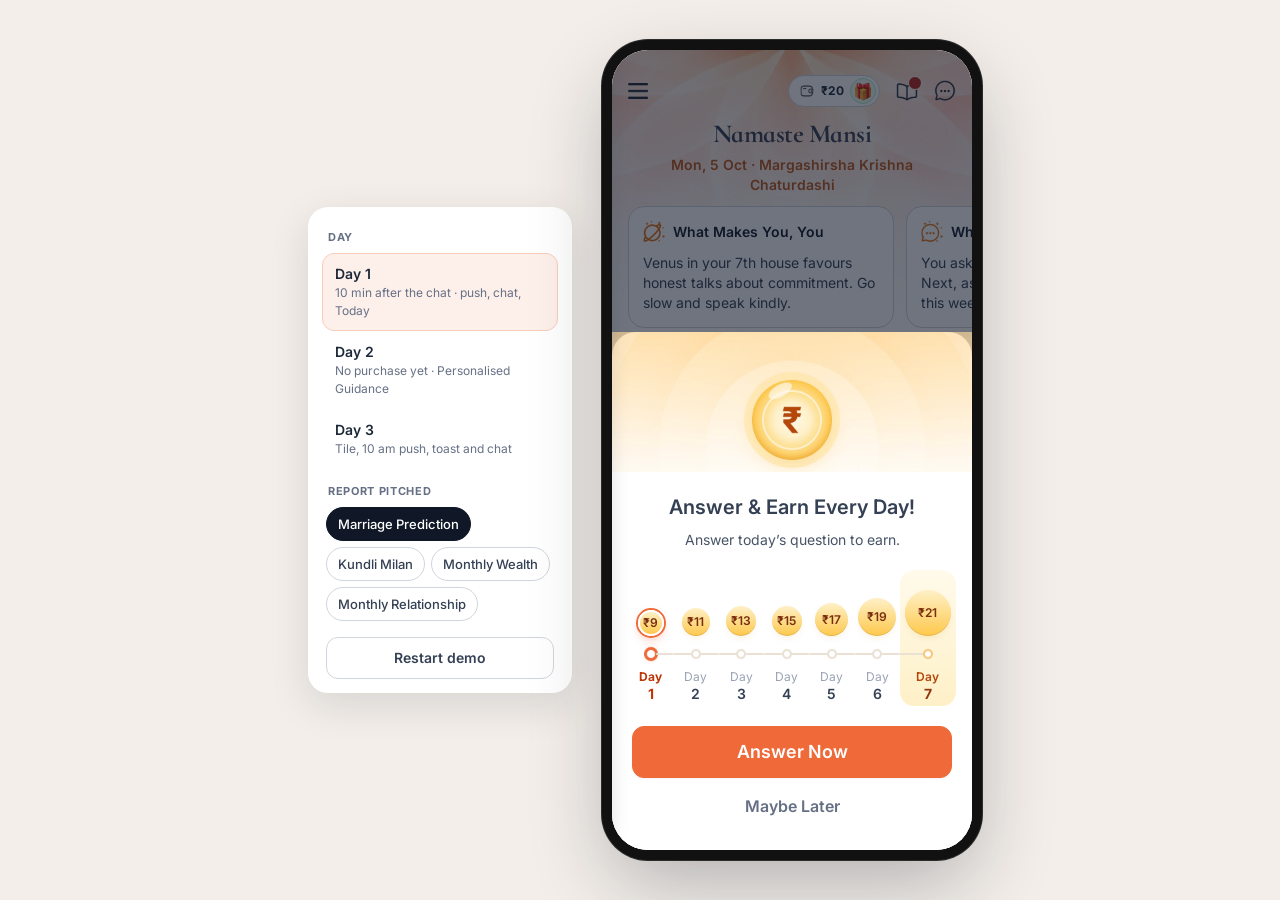
<file: index.html>
<!doctype html>
<html lang="en">
<head>
<meta charset="utf-8">
<meta name="viewport" content="width=device-width, initial-scale=1, viewport-fit=cover">
<title>AstroChat · Reports demo</title>
<meta name="description" content="AstroChat: selling a paid report from Today, chat and push, Day 1 to Day 3.">
<meta name="theme-color" content="#FAD2C4" id="themeColor">
<meta name="mobile-web-app-capable" content="yes">
<meta name="apple-mobile-web-app-capable" content="yes">
<!-- black-translucent is the only iOS value that hands the page the full screen height.
     With "default" iOS keeps its own opaque strip at the top, which is why the status
     bar read as a white band and the hero video stopped below it. Every screen already
     pads itself with --sb (= env(safe-area-inset-top)), so nothing gets covered. -->
<meta name="apple-mobile-web-app-status-bar-style" content="black-translucent">
<meta name="apple-mobile-web-app-title" content="Reports demo">
<link rel="manifest" href="manifest.webmanifest">
<link rel="apple-touch-icon" href="icons/icon-180.png">
<link rel="icon" type="image/png" href="icons/icon-192.png">
<link rel="preconnect" href="https://fonts.googleapis.com">
<link rel="preconnect" href="https://fonts.gstatic.com" crossorigin>
<link rel="stylesheet" href="https://fonts.googleapis.com/css2?family=Inter:wght@400;500;600;700;800&family=Cormorant+Infant:wght@700&display=swap">
<link rel="stylesheet" href="app.css">
</head>
<body>

<!-- Demo controls. Docked beside the phone on a laptop; inside the hamburger drawer on a phone. -->
<aside class="switcher" id="switcher" aria-label="Demo controls">
  <b class="sw-h">Day</b>
  <div class="sw-days">
    <button type="button" data-day="1">Day 1<small>10 min after the chat · push, chat, Today</small></button>
    <button type="button" data-day="2">Day 2<small>No purchase yet · Personalised Guidance</small></button>
    <button type="button" data-day="3">Day 3<small>Tile, 10 am push, toast and chat</small></button>
  </div>
  <b class="sw-h">Report pitched</b>
  <div class="sw-reps">
    <button type="button" data-rep="m">Marriage Prediction</button>
    <button type="button" data-rep="k">Kundli Milan</button>
    <button type="button" data-rep="w">Monthly Wealth</button>
    <button type="button" data-rep="r">Monthly Relationship</button>
  </div>
  <button type="button" class="sw-restart" data-restart>Restart demo</button>
</aside>

<main class="stage">
  <div class="phone" id="phone">
    <div class="screens" id="screens"></div>
    <div class="overlay" id="overlay"></div>
    <div class="dscrim" id="dscrim" hidden></div>
    <nav class="drawer" id="drawer" aria-label="Demo menu" aria-hidden="true">
      <div class="dr-head"><div><b>Reports demo</b><span>Pick a day and the report to pitch</span></div><button type="button" class="dr-x" id="drClose" aria-label="Close">✕</button></div>
      <div class="dr-body" id="drBody"></div>
    </nav>
  </div>
</main>

<script src="app.js"></script>
</body>
</html>
</file>
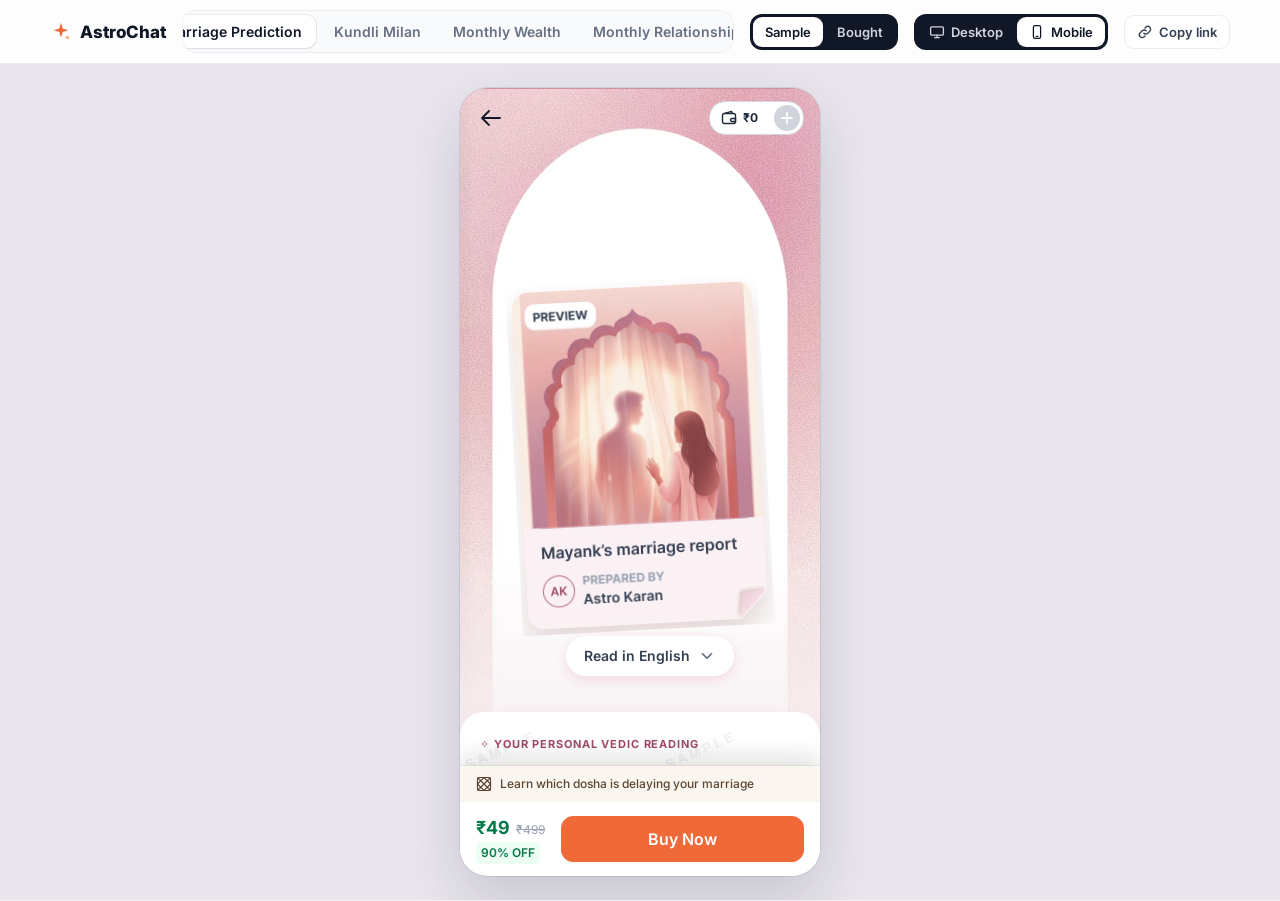
<file: reports.html>
<!doctype html>
<html lang="en">
<head>
<meta charset="utf-8">
<meta name="viewport" content="width=device-width,initial-scale=1,viewport-fit=cover">
<title>AstroChat Reports</title>
<meta name="description" content="AstroChat paid reports: Marriage Prediction, Kundli Milan, Monthly Wealth and Monthly Relationship. Sample and bought states, mobile and desktop.">
<meta name="theme-color" content="#ffffff">
<link rel="preconnect" href="https://fonts.googleapis.com">
<link rel="preconnect" href="https://fonts.gstatic.com" crossorigin>
<link rel="stylesheet" href="https://fonts.googleapis.com/css2?family=Inter:wght@400;500;600;700;800&display=swap">
<meta name=viewport content="width=device-width,initial-scale=1,viewport-fit=cover"><style>:root{color-scheme:light;box-sizing:border-box;padding-top:env(safe-area-inset-top,0px);padding-bottom:env(safe-area-inset-bottom,0px)}html{scroll-padding-top:env(safe-area-inset-top,0px)}body{margin:0;padding:0;font:14px -apple-system,BlinkMacSystemFont,sans-serif;background:#fff;color:#000}img{max-width:100%}[hidden]:not([hidden=until-found i]){display:none!important}</style>
<style>
/* Layout: sticky top bar · report hero (copy + arch with the paper card) · reader band in the report's arch colour with a chapter list and one 600px reading column · docked buy / ask bar. */
:root {
  --ink:#101828; --ink-2:#344054; --muted:#667085; --line:#eaecf0; --paper:#ffffff; --wash:#f9fafb;
  --brand:#ef6939; --brand-ink:#ffffff; --focus:#7f56d9;
  --font:"Inter", ui-sans-serif, system-ui, -apple-system, "Segoe UI", Roboto, Arial, sans-serif;
  color-scheme: light;
}
html,body { background:#f4f1f6; }
body { font-family:var(--font); color:var(--ink); -webkit-font-smoothing:antialiased; }
body::before { content:""; position:fixed; inset:0 0 auto; height:env(safe-area-inset-top,0px); z-index:30; background:rgba(255,255,255,.92); }
p { margin:0; }
button { font:inherit; }
:focus-visible { outline:2px solid var(--focus); outline-offset:2px; border-radius:8px; }
.t0{font-size:11px;font-weight:700;color:#a04a68;line-height:16px;letter-spacing:0.08em;margin:0}
.t1{font-size:28px;font-weight:700;color:#101828;line-height:34px;margin:0}
.t2{font-size:14px;font-weight:400;color:#475467;line-height:20px;margin:0}
.t3{font-size:12px;font-weight:500;color:#667085;line-height:18px;margin:0}
.t4{font-size:12px;font-weight:500;color:#98a2b3;line-height:18px;margin:0}
.t5{font-size:11px;font-weight:700;color:#98a2b3;line-height:16px;letter-spacing:0.08em;margin:0}
.t6{font-size:14px;font-weight:600;color:#1d2939;line-height:20px;margin:0}
.t7{font-size:12px;font-weight:700;color:#c26a87;line-height:18px;margin:0}
.t8{font-size:15px;font-weight:500;color:#344054;line-height:22px;margin:0}
.t9{font-size:14px;font-weight:500;color:#98a2b3;line-height:20px;margin:0}
.t10{font-size:20px;font-weight:700;color:#344054;line-height:30px;margin:0}
.t11{font-size:16px;font-weight:400;color:#475467;line-height:24px;margin:0}
.t12{font-size:22px;font-weight:700;color:#101828;line-height:28px;margin:0}
.t13{font-size:13px;font-weight:400;color:#475467;line-height:18px;margin:0}
.t14{font-size:11px;font-weight:700;color:#5b7a4a;line-height:16px;letter-spacing:0.08em;margin:0}
.t15{font-size:16px;font-weight:600;color:#1d2939;line-height:24px;margin:0}
.t16{font-size:11px;font-weight:700;color:#b42318;line-height:16px;letter-spacing:0.08em;margin:0}
.t17{font-size:15px;font-weight:400;color:#c26a87;line-height:20px;margin:0}
.t18{font-size:12px;font-weight:400;color:#667085;line-height:18px;margin:0}
.t19{font-size:12px;font-weight:700;color:#475467;line-height:18px;margin:0}
.t20{font-size:12px;font-weight:700;color:#98a2b3;line-height:18px;margin:0}
.t21{font-size:14px;font-weight:600;color:#344054;line-height:20px;margin:0}
.t22{font-size:12px;font-weight:400;color:#475467;line-height:18px;margin:0}
.t23{font-size:11px;font-weight:700;color:#ffffff;line-height:16px;letter-spacing:0.1em;margin:0}
.t24{font-size:16px;font-weight:400;color:#c26a87;line-height:20px;margin:0}
.t25{font-size:13px;font-weight:500;color:#667085;line-height:18px;margin:0}
.t26{font-size:16px;font-weight:500;color:#1d2939;line-height:24px;margin:0}
.t27{font-size:14px;font-weight:500;color:#667085;line-height:18px;margin:0}
.t28{font-size:12px;font-weight:700;color:#a04a68;line-height:18px;letter-spacing:0.06em;margin:0}
.t29{font-size:12px;font-weight:700;color:#344054;line-height:18px;margin:0}
.t30{font-size:22px;font-weight:400;color:#ffffff;line-height:28px;margin:0}
.t31{font-size:20px;font-weight:700;color:#ffffff;line-height:28px;margin:0}
.t32{font-size:13px;font-weight:500;color:#ffffff;line-height:18px;margin:0}
.t33{font-size:13px;font-weight:600;color:#ffffff;line-height:18px;text-decoration:underline;margin:0}
.t34{font-size:16px;font-weight:600;color:#101828;line-height:24px;margin:0}
.t35{font-size:12px;font-weight:500;color:#1d2939;line-height:18px;margin:0}
.t36{font-size:12px;font-weight:400;color:#027a48;line-height:18px;margin:0}
.t37{font-size:12px;font-weight:400;color:#98a2b3;line-height:18px;text-decoration:line-through;margin:0}
.t38{font-size:16px;font-weight:600;color:#027a48;line-height:24px;margin:0}
.t39{font-size:14px;font-weight:400;color:#98a2b3;line-height:20px;margin:0}
.t40{font-size:16px;font-weight:600;color:#ffffff;line-height:24px;margin:0}
.t41{font-size:12px;font-weight:500;color:#5b4636;line-height:18px;margin:0}
.t42{font-size:18px;font-weight:700;color:#027a48;line-height:28px;margin:0}
.t43{font-size:12px;font-weight:600;color:#027a48;line-height:18px;margin:0}
.t51{font-size:11px;font-weight:700;color:#3c5f92;line-height:16px;letter-spacing:0.08em;margin:0}
.t52{font-size:12px;font-weight:700;color:#5f83b5;line-height:18px;margin:0}
.t53{font-size:15px;font-weight:400;color:#5f83b5;line-height:20px;margin:0}
.t54{font-size:16px;font-weight:400;color:#5f83b5;line-height:20px;margin:0}
.t59{font-size:11px;font-weight:700;color:#8a5a0e;line-height:16px;letter-spacing:0.08em;margin:0}
.t60{font-size:28px;font-weight:700;color:#101828;line-height:34px;margin:0}
.t61{font-size:28px;font-weight:700;color:#c9952f;line-height:34px;margin:0}
.t62{font-size:14px;font-weight:400;color:#475467;line-height:20px;margin:0}
.t63{font-size:12px;font-weight:500;color:#667085;line-height:18px;margin:0}
.t64{font-size:12px;font-weight:500;color:#98a2b3;line-height:18px;margin:0}
.t65{font-size:11px;font-weight:700;color:#98a2b3;line-height:16px;letter-spacing:0.08em;margin:0}
.t66{font-size:12px;font-weight:700;color:#c9952f;line-height:18px;margin:0}
.t67{font-size:15px;font-weight:500;color:#344054;line-height:22px;margin:0}
.t68{font-size:14px;font-weight:500;color:#98a2b3;line-height:20px;margin:0}
.t69{font-size:12px;font-weight:700;color:#475467;line-height:18px;margin:0}
.t70{font-size:40px;font-weight:700;color:#8a5a0e;line-height:48px;margin:0}
.t71{font-size:16px;font-weight:600;color:#98a2b3;line-height:24px;margin:0}
.t72{font-size:20px;font-weight:700;color:#344054;line-height:30px;margin:0}
.t73{font-size:16px;font-weight:400;color:#475467;line-height:24px;margin:0}
.t74{font-size:16px;font-weight:600;color:#1d2939;line-height:24px;margin:0}
.t75{font-size:14px;font-weight:600;color:#344054;line-height:20px;margin:0}
.t76{font-size:16px;font-weight:600;color:#8a5a0e;line-height:24px;margin:0}
.t77{font-size:14px;font-weight:600;color:#8a5a0e;line-height:20px;margin:0}
.t78{font-size:12px;font-weight:700;color:#344054;line-height:18px;margin:0}
.t79{font-size:22px;font-weight:400;color:#ffffff;line-height:28px;margin:0}
.t80{font-size:20px;font-weight:700;color:#ffffff;line-height:28px;margin:0}
.t81{font-size:13px;font-weight:500;color:#ffffff;line-height:18px;margin:0}
.t82{font-size:13px;font-weight:600;color:#ffffff;line-height:18px;text-decoration:underline;margin:0}
.t83{font-size:16px;font-weight:600;color:#101828;line-height:24px;margin:0}
.t84{font-size:12px;font-weight:500;color:#1d2939;line-height:18px;margin:0}
.t85{font-size:12px;font-weight:400;color:#027a48;line-height:18px;margin:0}
.t86{font-size:12px;font-weight:400;color:#98a2b3;line-height:18px;text-decoration:line-through;margin:0}
.t87{font-size:16px;font-weight:600;color:#027a48;line-height:24px;margin:0}
.t88{font-size:14px;font-weight:400;color:#98a2b3;line-height:20px;margin:0}
.t89{font-size:16px;font-weight:600;color:#ffffff;line-height:24px;margin:0}
.t90{font-size:12px;font-weight:500;color:#5b4636;line-height:18px;margin:0}
.t91{font-size:18px;font-weight:700;color:#027a48;line-height:28px;margin:0}
.t92{font-size:12px;font-weight:600;color:#027a48;line-height:18px;margin:0}
.t93{font-size:11px;font-weight:700;color:#644496;line-height:16px;letter-spacing:0.08em;margin:0}
.t94{font-size:12px;font-weight:700;color:#8467b5;line-height:18px;margin:0}
.t95{font-size:16px;font-weight:700;color:#644496;line-height:20px;margin:0}
.t96{font-size:14px;font-weight:600;color:#644496;line-height:20px;margin:0}
.t174{font-size:12px;font-weight:700;color:#667085;line-height:18px;margin:0}
.t175{font-size:16px;font-weight:600;color:#101828;line-height:24px;margin:0}
.t176{font-size:14px;font-weight:600;color:#344054;line-height:20px;margin:0}
.t177{font-size:14px;font-weight:400;color:#667085;line-height:20px;margin:0}
.t178{font-size:14px;font-weight:400;color:#98a2b3;line-height:20px;margin:0}
.t179{font-size:14px;font-weight:600;color:#027a48;line-height:20px;margin:0}
.t180{font-size:14px;font-weight:600;color:#ef6939;line-height:20px;margin:0}
.t216{font-size:16px;font-weight:600;color:#644496;line-height:24px;margin:0}
.t217{font-size:14px;font-weight:500;color:#344054;line-height:24px;margin:0}
.t218{font-size:13px;font-weight:500;color:#ffffff;line-height:18px;margin:0}

.w1{font-size:28px;font-weight:700;color:#101828;line-height:34px;margin:0}
.w2{font-size:14px;font-weight:400;color:#475467;line-height:20px;margin:0}
.w5{font-size:11px;font-weight:700;color:#98a2b3;line-height:16px;letter-spacing:0.08em;margin:0}
.w8{font-size:15px;font-weight:500;color:#344054;line-height:22px;margin:0}
.w9{font-size:14px;font-weight:500;color:#98a2b3;line-height:20px;margin:0}
.w10{font-size:13px;font-weight:500;color:#ffffff;line-height:18px;margin:0}
.w11{font-size:20px;font-weight:700;color:#344054;line-height:30px;margin:0}
.w12{font-size:16px;font-weight:400;color:#475467;line-height:24px;margin:0}
.w16{font-size:16px;font-weight:600;color:#1d2939;line-height:24px;margin:0}
.w21{font-size:14px;font-weight:600;color:#344054;line-height:20px;margin:0}
.w29{font-size:22px;font-weight:400;color:#ffffff;line-height:28px;margin:0}
.w30{font-size:20px;font-weight:700;color:#ffffff;line-height:28px;margin:0}
.w31{font-size:13px;font-weight:600;color:#ffffff;line-height:18px;text-decoration:underline;margin:0}
.w32{font-size:16px;font-weight:600;color:#101828;line-height:24px;margin:0}
.w33{font-size:12px;font-weight:500;color:#1d2939;line-height:18px;margin:0}
.w34{font-size:12px;font-weight:400;color:#027a48;line-height:18px;margin:0}
.w35{font-size:12px;font-weight:400;color:#98a2b3;line-height:18px;text-decoration:line-through;margin:0}
.w36{font-size:16px;font-weight:600;color:#027a48;line-height:24px;margin:0}
.w37{font-size:14px;font-weight:400;color:#98a2b3;line-height:20px;margin:0}
.w38{font-size:16px;font-weight:600;color:#ffffff;line-height:24px;margin:0}
.w39{font-size:12px;font-weight:700;color:#475467;line-height:18px;margin:0}
.w40{font-size:12px;font-weight:500;color:#5b4636;line-height:18px;margin:0}
.w41{font-size:18px;font-weight:700;color:#027a48;line-height:28px;margin:0}
.w42{font-size:12px;font-weight:600;color:#027a48;line-height:18px;margin:0}
.w50{font-size:11px;font-weight:700;color:#3c5f92;line-height:16px;letter-spacing:0.08em;margin:0}
.w51{font-size:16px;font-weight:600;color:#3c5f92;line-height:24px;margin:0}
.w52{font-size:14px;font-weight:500;color:#344054;line-height:24px;margin:0}
.w53{font-size:12px;font-weight:700;color:#5f83b5;line-height:18px;margin:0}
.w54{font-size:20px;font-weight:700;color:#3c5f92;line-height:24px;margin:0}
.w55{font-size:14px;font-weight:600;color:#3c5f92;line-height:20px;margin:0}
.w236{font-size:12px;font-weight:700;color:#667085;line-height:18px;margin:0}
.w237{font-size:16px;font-weight:600;color:#101828;line-height:24px;margin:0}
.w238{font-size:14px;font-weight:600;color:#344054;line-height:20px;margin:0}
.w239{font-size:14px;font-weight:400;color:#667085;line-height:20px;margin:0}
.w240{font-size:14px;font-weight:400;color:#98a2b3;line-height:20px;margin:0}
.w241{font-size:14px;font-weight:600;color:#027a48;line-height:20px;margin:0}
.w242{font-size:14px;font-weight:600;color:#ef6939;line-height:20px;margin:0}

/* ask bar: suggested questions typed inside the field */
.ask-typer{position:relative;overflow:hidden;flex:1 1 0;min-width:0;height:100%;display:flex;align-items:center}
.ask-typer .tline{display:inline-block;white-space:nowrap;flex:none;will-change:transform}
.ask-typer .tline::after{content:"";display:inline-block;width:1.5px;height:1.05em;margin-left:1px;vertical-align:-0.16em;background:#ef6939;animation:askcaret 1s steps(1) infinite}
.ask-typer.over{-webkit-mask-image:linear-gradient(90deg,transparent 0,#000 20px);mask-image:linear-gradient(90deg,transparent 0,#000 20px)}
@keyframes askcaret{50%{opacity:0}}
@media (prefers-reduced-motion: reduce){.ask-typer .tline::after{animation:none;display:none}.ask-typer .tline{max-width:100%;overflow:hidden;text-overflow:ellipsis}}
/* top bar */
.bar { position:sticky; top:env(safe-area-inset-top,0px); z-index:20; background:rgba(255,255,255,.92); backdrop-filter:saturate(1.4) blur(12px); -webkit-backdrop-filter:saturate(1.4) blur(12px); border-bottom:1px solid var(--line); }
.bar-in { max-width:1180px; margin:0 auto; display:flex; align-items:center; gap:16px; padding-block:10px; padding-left:max(16px, env(safe-area-inset-left,0px)); padding-right:max(16px, env(safe-area-inset-right,0px)); }
.mark { display:flex; align-items:center; gap:8px; font-weight:800; font-size:17px; letter-spacing:-.01em; color:var(--ink); white-space:nowrap; }
.mark svg { width:22px; height:22px; }
.tabs { display:flex; gap:4px; padding:4px; background:var(--wash); border:1px solid var(--line); border-radius:14px; overflow-x:auto; scrollbar-width:none; min-width:0; flex:1 1 auto; max-width:max-content; margin-inline:auto; }
.tabs::-webkit-scrollbar { display:none; }
.tab { border:0; background:transparent; color:var(--muted); font-weight:600; font-size:14px; padding:8px 14px; border-radius:10px; cursor:pointer; white-space:nowrap; }
.tab[aria-selected="true"] { background:var(--paper); color:var(--ink); box-shadow:0 1px 2px rgba(16,24,40,.08), 0 0 0 1px var(--line); }
.tab:hover { color:var(--ink); }
.mode { display:flex; align-items:center; gap:2px; padding:3px; border-radius:12px; background:var(--ink); flex:none; }
.mode button { border:0; background:transparent; color:#d0d5dd; font-weight:600; font-size:13px; padding:7px 12px; border-radius:9px; cursor:pointer; }
.mode button[aria-pressed="true"] { background:#fff; color:var(--ink); }
.copy { display:flex; align-items:center; gap:6px; border:1px solid var(--line); background:var(--paper); color:var(--ink-2); font-weight:600; font-size:13px; padding:8px 12px; border-radius:10px; cursor:pointer; flex:none; }
.copy:hover { background:var(--wash); }

/* ask bar price: Paid (₹10/min) or Free (eligible for the free 2-min chat) */
body:not([data-chat="free"]) .price-free { display:none !important; }
body[data-chat="free"] .price-paid { display:none !important; }
/* mode switching */
body[data-mode="sample"] .bought-only { display:none !important; }
body[data-mode="bought"] .sample-only { display:none !important; }
/* sample watermark: tile a faint stamp over every section card so a screenshot
   of the preview can never pass for the paid report. Skipped on the buy cards. */
body[data-mode="sample"] .sec:not(.buycard) > div { position:relative; }
body[data-mode="sample"] .sec:not(.buycard) > div::after {
  content:""; position:absolute; inset:0; z-index:4; pointer-events:none; border-radius:inherit;
  background-image:url("data:image/svg+xml;utf8,<svg xmlns='http://www.w3.org/2000/svg' width='200' height='140'><g fill='%23101828' fill-opacity='.06' font-family='Inter,Helvetica,sans-serif' font-size='14' font-weight='700' letter-spacing='3'><text x='8' y='58' transform='rotate(-24 8 58)'>SAMPLE</text><text x='108' y='128' transform='rotate(-24 108 128)'>SAMPLE</text></g></svg>");
}
.lockslot { display:flex; }

/* hero */
.hero { background:linear-gradient(180deg, var(--arch) 0%, color-mix(in srgb, var(--arch) 55%, #ffffff) 62%, var(--tint) 100%); position:relative; overflow:hidden; }
.hero::after { display:none; content:""; position:absolute; inset:0; pointer-events:none; opacity:.35; mix-blend-mode:soft-light; background-image:url("data:image/svg+xml;utf8,<svg xmlns='http://www.w3.org/2000/svg' width='160' height='160'><filter id='n'><feTurbulence type='fractalNoise' baseFrequency='.9' numOctaves='2' stitchTiles='stitch'/></filter><rect width='100%' height='100%' filter='url(%23n)' opacity='.55'/></svg>"); }
/* desktop hero = the Figma report hero (arch, paper card, pill) at 1.2x */
.hero { height:738px; background:linear-gradient(180deg, color-mix(in srgb, var(--arch) 85%, #ffffff) 0%, color-mix(in srgb, var(--arch) 45%, #ffffff) 55%, var(--tint) 100%); }
.hero-bg { display:none; }
.d-stage { position:relative; z-index:1; width:360px; height:615px; margin:0 auto; transform:scale(1.2); transform-origin:top center; }
.d-arch { position:absolute; left:0; top:0; width:360px; height:792px; -webkit-mask-image:linear-gradient(90deg, transparent 0, #000 9%, #000 91%, transparent 100%); mask-image:linear-gradient(90deg, transparent 0, #000 9%, #000 91%, transparent 100%); }
.d-arch-scr { opacity:0; transition:opacity .35s ease; }
body.page-scrolled .d-arch-scr { opacity:1; }
.share-wa { border:0; padding:0; background:none; cursor:pointer; border-radius:999px; }

/* reader band */
.reader { background:var(--arch); display:grid; grid-template-columns:220px minmax(0,600px); justify-content:center; gap:48px; padding-top:32px; padding-bottom:0; padding-left:max(16px, env(safe-area-inset-left,0px)); padding-right:max(16px, env(safe-area-inset-right,0px)); }
.toc { position:sticky; top:calc(env(safe-area-inset-top,0px) + 84px); align-self:start; background:rgba(255,255,255,.94); border-radius:20px; padding:16px 10px 12px; box-shadow:0 6px 20px rgba(16,24,40,.06); }
.toc-h { font-size:12px; font-weight:700; letter-spacing:.06em; text-transform:uppercase; color:var(--muted); padding:0 10px 8px; }
.toc-list { list-style:none; margin:0; padding:0; display:flex; flex-direction:column; gap:2px; }
.toc-list a { display:flex; gap:10px; align-items:baseline; text-decoration:none; color:var(--ink-2); font-size:14px; line-height:20px; font-weight:500; padding:7px 10px; border-radius:10px; }
.toc-list a:hover { background:var(--wash); }
.toc-row { cursor:pointer; border-radius:8px; transition:background .15s; }
.toc-row:hover { background:var(--wash); }
.toc-row:focus-visible { outline:2px solid var(--deep); outline-offset:2px; }
.toc-list a.on { background:var(--tint); color:var(--ink); font-weight:600; }
.toc-n { font-variant-numeric:tabular-nums; font-size:12px; font-weight:700; color:var(--muted); width:18px; flex:none; }
.toc-dot::before { content:"•"; }
.col { display:flex; flex-direction:column; gap:12px; min-width:0; }
.sec { scroll-margin-top:calc(env(safe-area-inset-top,0px) + 80px); }
.sec > div { border-radius:24px; }
.sec img.deco { width:100%; height:auto; display:block; pointer-events:none; }
.buycard [data-buy], .dock [data-buy] { cursor:pointer; }

/* dock */
.dock { position:sticky; bottom:0; z-index:15; margin-top:24px; }
.dock-in { width:100%; }
.dock-in > div { padding-bottom:calc(12px + env(safe-area-inset-bottom,0px)) !important; }

.toast { position:fixed; left:50%; bottom:calc(150px + env(safe-area-inset-bottom,0px)); transform:translateX(-50%) translateY(8px); background:var(--ink); color:#fff; font-size:14px; font-weight:600; padding:10px 16px; border-radius:12px; opacity:0; transition:opacity .2s, transform .2s; z-index:40; pointer-events:none; white-space:nowrap; max-width:calc(100vw - 32px); overflow:hidden; text-overflow:ellipsis; }
.toast.show { opacity:1; transform:translateX(-50%) translateY(0); }

@media (max-width: 960px) {
  .reader { grid-template-columns:minmax(0,600px); gap:0; }
  .toc { display:none; }
}
@media (max-width: 700px) {
  .bar-in { flex-wrap:wrap; gap:10px; }
  .tabs { order:3; flex-basis:100%; max-width:none; margin:0; }
  .mark { margin-right:auto; }
  .hero-in { padding-top:28px; }
  .arch { width:min(328px,100%); padding:56px 0 28px; border-radius:164px 164px 0 0; gap:22px; }
  .paper { width:230px; }
  .reader { padding-top:20px; padding-left:0; padding-right:0; }
  .copy span { display:none; }
}
.view button { display:flex; align-items:center; gap:6px; }
/* mobile view: the Figma report screen (360 wide) */
.m-nav, .m-arch, .m-hero { display:none; }
body[data-view="mobile"] { background:#e9e6ee; }
body[data-view="mobile"] main { display:flex; justify-content:center; padding-block:24px; }
body[data-view="mobile"] .report { width:360px; max-width:100%; height:min(800px, calc(100dvh - var(--barh, 64px) - 48px)); overflow-y:auto; overscroll-behavior:contain; position:relative; background:var(--arch); border-radius:28px; box-shadow:0 0 0 1px rgba(16,24,40,.08), 0 24px 60px rgba(16,24,40,.16); scrollbar-width:none; }
body[data-view="mobile"] .report::-webkit-scrollbar { display:none; }
body[data-view="mobile"] .hero { display:none; }
body[data-view="mobile"] .m-nav { display:flex; position:sticky; top:0; height:59px; margin-bottom:-59px; z-index:5; align-items:center; justify-content:space-between; padding:0 16px; border-bottom:1px solid transparent; transition:background-color .35s ease, border-color .35s ease; }
body[data-view="mobile"] .report.scrolled .m-nav { background:#fff; border-bottom-color:#eaecf0; }
.m-wallet { display:flex; align-items:center; gap:5px; height:32px; padding:0 3px 0 10px; border:1px solid #d0d5dd; border-radius:16px; background:#fff; font-size:12px; line-height:18px; font-weight:700; color:#1d2939; }
.m-wallet i { display:flex; margin-left:11px; }
body[data-view="mobile"] .m-arch { display:block; position:sticky; top:0; height:792px; margin-bottom:-792px; z-index:0; }
.m-arch img { position:absolute; inset:0; width:100%; height:100%; object-fit:cover; object-position:center top; }
.m-arch .m-arch-scr { opacity:0; transition:opacity .35s ease; }
.report.scrolled .m-arch .m-arch-scr { opacity:1; }
body[data-view="mobile"] .m-hero { display:block; position:relative; height:615px; z-index:1; }
.m-paper { position:absolute; width:252px; height:auto; left:calc(50% - 126px); top:192px; transform:rotate(-3deg); }
.m-paper-b { transform:rotate(-5.4deg); }
.m-pill { position:absolute; top:547px; }
/* Share on WhatsApp is hidden for now. */
.m-share { left:calc(50% - 98px); display:none !important; }
.m-lang { left:calc(50% - 74px); }
.m-pill > div { background:#fff; }
body[data-view="mobile"] .reader { display:block; background:transparent; padding:8px 0 0; position:relative; z-index:1; }
body[data-view="mobile"] .toc { display:none; }
body[data-view="mobile"] .dock { margin-top:12px; }
@media (max-width: 700px) {
  body[data-view="mobile"] main { padding-block:0; }
  body[data-view="mobile"] .report { width:100%; height:calc(100dvh - var(--barh, 110px)); border-radius:0; box-shadow:none; }
}
@media (max-width: 700px) { .view { display:none; } }
@media (max-width: 1100px) { .view span { display:none; } }
@media (prefers-reduced-motion: reduce) { * { scroll-behavior:auto !important; transition:none !important; } }

/* embed mode: inside the demo phone */
body.embed .bar { display:none !important; }
body.embed { --barh:0px; background:#fff; }
body.embed[data-view="mobile"] main { padding:0 !important; display:block; }
body.embed[data-view="mobile"] .report { width:100% !important; height:100vh !important; height:100dvh !important; border-radius:0 !important; box-shadow:none !important; }
body.embed .m-back { cursor:pointer; }
body.embed::before { display:none; }
/* An iframe is never handed the device safe areas by iOS, so every
   env(safe-area-inset-*) in here resolves to 0. The app measures them in the
   parent page and passes them in as ?sbt= and ?sbb=, which land on --sbt / --sbb.
   The arch keeps running to the very top of the screen; only the nav row and the
   buy bar move clear of the hardware. */
body.embed[data-view="mobile"] .m-nav { box-sizing:border-box; height:calc(59px + var(--sbt,0px)); margin-bottom:calc(-59px - var(--sbt,0px)); padding-top:var(--sbt,0px); }
/* The buy / ask bar is pinned to the bottom of the screen on every page, instead
   of only reaching the bottom when the page happens to be long enough for a
   sticky element to get there. --dockh is measured after the dock renders. */
body.embed .dock { position:fixed; left:0; right:0; bottom:0; margin-top:0; }
body.embed[data-view="mobile"] .reader { padding-bottom:var(--dockh,120px); }
body.embed .dock-in > div { padding-bottom:calc(12px + var(--sbb,0px)) !important; }
</style>
</head>
<body>
<div class="bar">
  <div class="bar-in">
    <div class="mark"><svg viewBox="0 0 24 24" aria-hidden="true"><path d="M12 2l1.9 6.1L20 10l-6.1 1.9L12 18l-1.9-6.1L4 10l6.1-1.9z" fill="#ef6939"/><circle cx="19" cy="18" r="2" fill="#f5b38f"/></svg>AstroChat</div>
    <div class="tabs" role="tablist" aria-label="Reports"><button type="button" class="tab" role="tab" id="tab-marriage" data-report="marriage" aria-selected="false">Marriage Prediction</button><button type="button" class="tab" role="tab" id="tab-kundli" data-report="kundli" aria-selected="false">Kundli Milan</button><button type="button" class="tab" role="tab" id="tab-career" data-report="career" aria-selected="false">Monthly Wealth</button><button type="button" class="tab" role="tab" id="tab-relationships" data-report="relationships" aria-selected="false">Monthly Relationship</button></div>
    <div class="mode" role="group" aria-label="Report state">
      <button type="button" id="mode-sample" data-mode="sample" aria-pressed="true">Sample</button>
      <button type="button" id="mode-bought" data-mode="bought" aria-pressed="false">Bought</button>
    </div>
    <div class="mode chatmode bought-only" role="group" aria-label="Chat price">
      <button type="button" data-chat="paid" aria-pressed="true">Paid chat</button>
      <button type="button" data-chat="free" aria-pressed="false">Free chat</button>
    </div>
    <div class="mode view" role="group" aria-label="Screen size">
      <button type="button" id="view-desktop" data-view="desktop" aria-pressed="true" aria-label="Desktop view"><svg viewBox="0 0 20 20" width="16" height="16" aria-hidden="true"><rect x="2" y="3.5" width="16" height="10.5" rx="1.5" fill="none" stroke="currentColor" stroke-width="1.6"/><path d="M7 17h6M10 14v3" stroke="currentColor" stroke-width="1.6" stroke-linecap="round"/></svg><span>Desktop</span></button>
      <button type="button" id="view-mobile" data-view="mobile" aria-pressed="false" aria-label="Mobile view"><svg viewBox="0 0 20 20" width="16" height="16" aria-hidden="true"><rect x="5.5" y="2" width="9" height="16" rx="2" fill="none" stroke="currentColor" stroke-width="1.6"/><path d="M9 15.5h2" stroke="currentColor" stroke-width="1.6" stroke-linecap="round"/></svg><span>Mobile</span></button>
    </div>
    <button type="button" class="copy" id="copy-link" data-share aria-label="Copy link"><svg viewBox="0 0 20 20" width="16" height="16" aria-hidden="true"><path d="M8.5 11.5a3.5 3.5 0 0 0 5 0l2.5-2.5a3.5 3.5 0 0 0-5-5L10 5M11.5 8.5a3.5 3.5 0 0 0-5 0L4 11a3.5 3.5 0 0 0 5 5l1-1" fill="none" stroke="currentColor" stroke-width="1.7" stroke-linecap="round"/></svg><span>Copy link</span></button>
  </div>
</div>

<main>

<article class="report" data-key="marriage" hidden style="--arch:#cc93a6;--deep:#a5677d;--tint:#f7e4ea">
  <div class="m-nav" aria-hidden="true">
    <svg class="m-back" viewBox="0 0 30 26" width="30" height="26"><path d="M24 13H7M13 6l-7 7 7 7" fill="none" stroke="#101828" stroke-width="1.8" stroke-linecap="round" stroke-linejoin="round"/></svg>
    <div class="m-wallet"><svg viewBox="0 0 18 18" width="18" height="18"><rect x="2.5" y="4.5" width="13" height="10" rx="2" fill="none" stroke="#1d2939" stroke-width="1.4"/><path d="M12 9.5h3.5v3H12a1.5 1.5 0 0 1 0-3z" fill="none" stroke="#1d2939" stroke-width="1.4"/><path d="M4.5 4.5l7-2.2 1 2.2" fill="none" stroke="#1d2939" stroke-width="1.4" stroke-linejoin="round"/></svg><span>₹0</span><i><svg viewBox="0 0 26 26" width="26" height="26"><circle cx="13" cy="13" r="13" fill="#d0d5dd"/><path d="M13 8v10M8 13h10" stroke="#fff" stroke-width="1.8" stroke-linecap="round"/></svg></i></div>
  </div>
  <div class="m-arch" aria-hidden="true"><img src="img/arch-marriage-top.webp" alt=""><img class="m-arch-scr" src="img/arch-marriage-scr.webp" alt=""></div>
  <div class="m-hero">
    <img class="m-paper sample-only" style="top:192px" src="img/card3-m-s.webp" alt="Marriage Prediction Report, sample">
    <img class="m-paper m-paper-b bought-only" style="top:192px" src="img/card3-m-b.webp" alt="Marriage Prediction Report">
    <div class="m-pill m-share bought-only"><button class="share-wa" type="button" data-share><img src="img/i32.webp" alt="Share on WhatsApp" style="width:199px;height:40px"></button></div>
    <div class="m-pill m-lang sample-only"><div style="background:#ffffff;border-radius:22px;box-shadow:0px 4px 12px 0px rgba(193,21,116,0.12);padding:10px 18px 10px 18px;display:flex;flex-direction:row;gap:8px;align-items:center;overflow:hidden;align-self:flex-start"><p class="t21" style="white-space:nowrap;flex:none">Read in English</p><img src="img/i35.webp" alt="" style="width:18px;height:18px;flex:none"></div></div>
  </div>
  <header class="hero">
    <div class="hero-bg" style="background-image:url(img/arch-marriage-top.webp)"></div>
    <div class="d-stage">
      <img class="d-arch" src="img/arch-marriage-top.webp" alt="">
      <img class="d-arch d-arch-scr" src="img/arch-marriage-scr.webp" alt="">
      <img class="m-paper sample-only" style="top:192px" src="img/card3-m-s.webp" alt="Marriage Prediction Report, sample">
      <img class="m-paper m-paper-b bought-only" style="top:192px" src="img/card3-m-b.webp" alt="Marriage Prediction Report">
      <div class="m-pill m-share bought-only"><button class="share-wa" type="button" data-share><img src="img/i32.webp" alt="Share on WhatsApp" style="width:199px;height:40px"></button></div>
      <div class="m-pill m-lang sample-only"><div style="background:#ffffff;border-radius:22px;box-shadow:0px 4px 12px 0px rgba(193,21,116,0.12);padding:10px 18px 10px 18px;display:flex;flex-direction:row;gap:8px;align-items:center;overflow:hidden;align-self:flex-start"><p class="t21" style="white-space:nowrap;flex:none">Read in English</p><img src="img/i35.webp" alt="" style="width:18px;height:18px;flex:none"></div></div>
    </div>
  </header>
  <div class="reader">
    <nav class="toc" aria-label="In this report">
      <p class="toc-h">In this report</p>
      <ol class="toc-list"><li><a href="#marriage" data-jump="marriage-s4"><span class="toc-n toc-dot"></span><span>At a glance</span></a></li><li><a href="#marriage" data-jump="marriage-s5"><span class="toc-n toc-dot"></span><span>Your Kundli at a glance</span></a></li><li><a href="#marriage" data-jump="marriage-s7"><span class="toc-n">01</span><span>Marriage timing</span></a></li><li><a href="#marriage" data-jump="marriage-s8"><span class="toc-n">02</span><span>Your partner</span></a></li><li><a href="#marriage" data-jump="marriage-s9"><span class="toc-n">03</span><span>Love or arranged</span></a></li><li><a href="#marriage" data-jump="marriage-s10"><span class="toc-n">04</span><span>Manglik</span></a></li><li><a href="#marriage" data-jump="marriage-s11"><span class="toc-n">05</span><span>Your in-laws</span></a></li><li><a href="#marriage" data-jump="marriage-s12"><span class="toc-n">06</span><span>Money &amp; marriage</span></a></li><li><a href="#marriage" data-jump="marriage-s13"><span class="toc-n">07</span><span>The years ahead</span></a></li><li><a href="#marriage" data-jump="marriage-s14"><span class="toc-n toc-dot"></span><span>What to take away</span></a></li><li><a href="#marriage" data-jump="marriage-s15"><span class="toc-n toc-dot"></span><span>Your next steps</span></a></li></ol>
    </nav>
    <div class="col">
      <div class="sec" id="marriage-s0"><div style="background:#ffffff;border-radius:24px;box-shadow:0px 6px 20px 0px rgba(193,21,116,0.06);padding:24px 20px 24px 20px;display:flex;flex-direction:column;gap:14px;align-items:stretch"><p class="t0" style="">✧  YOUR PERSONAL VEDIC READING</p><p class="t1" style="">A little clarity.<br>A shared future.</p><p class="t2" style="">When could marriage happen? What might your partner be like? Let’s see what your Kundli reveals about the life you could build together.</p><div style="display:flex;flex-direction:row;gap:8px;align-items:flex-start;align-self:flex-start"><p class="t3" style="white-space:nowrap;flex:none">Prepared 10 November 2026</p></div></div></div>
<div class="sec" id="marriage-s1"><div style="background:#ffffff;border-radius:24px;box-shadow:0px 6px 20px 0px rgba(193,21,116,0.06);padding:4px 0px 4px 0px;display:flex;flex-direction:column;align-items:stretch"><div style="border-bottom:1px solid #eaecf0;display:flex;flex-direction:row;align-items:flex-start"><div style="border-right:1px solid #eaecf0;padding:14px 16px 14px 20px;display:flex;flex-direction:column;gap:4px;align-items:stretch;flex:1 1 0;min-width:0"><p class="t5" style="">BIRTH DATE</p><p class="t6" style="">19 December 1990</p></div><div style="padding:14px 16px 14px 20px;display:flex;flex-direction:column;gap:4px;align-items:stretch;flex:1 1 0;min-width:0"><p class="t5" style="">BIRTH TIME</p><p class="t6" style="">5:30 PM IST</p></div></div><div style="display:flex;flex-direction:row;align-items:flex-start"><div style="border-right:1px solid #eaecf0;padding:14px 16px 14px 20px;display:flex;flex-direction:column;gap:4px;align-items:stretch;flex:1 1 0;min-width:0"><p class="t5" style="">BIRTH PLACE</p><p class="t6" style="">Kanpur, Uttar Pradesh</p></div><div style="padding:14px 16px 14px 20px;display:flex;flex-direction:column;gap:4px;align-items:stretch;flex:1 1 0;min-width:0"><p class="t5" style="">LAGNA</p><p class="t6" style="">Mithun</p></div></div></div></div>
<div class="sec" id="marriage-s2"><div style="background:#ffffff;border-radius:24px;box-shadow:0px 6px 20px 0px rgba(193,21,116,0.06);padding:20px 20px 12px 20px;display:flex;flex-direction:column;align-items:stretch"><p class="t5" style="">IN YOUR REPORT</p><div class="toc-row" role="link" tabindex="0" data-jump="marriage-s7" style="border-bottom:1px solid #f2f4f7;padding:12px 0px 12px 0px;display:flex;flex-direction:row;gap:12px;align-items:center"><p class="t7" style="white-space:nowrap;flex:none">01</p><p class="t8" style="flex:1 1 0;min-width:0">Marriage timing</p><p class="t9" style="white-space:nowrap;flex:none">→</p></div><div class="toc-row" role="link" tabindex="0" data-jump="marriage-s8" style="border-bottom:1px solid #f2f4f7;padding:12px 0px 12px 0px;display:flex;flex-direction:row;gap:12px;align-items:center"><p class="t7" style="white-space:nowrap;flex:none">02</p><p class="t8" style="flex:1 1 0;min-width:0">Your partner</p><p class="t9" style="white-space:nowrap;flex:none">→</p></div><div class="toc-row" role="link" tabindex="0" data-jump="marriage-s9" style="border-bottom:1px solid #f2f4f7;padding:12px 0px 12px 0px;display:flex;flex-direction:row;gap:12px;align-items:center"><p class="t7" style="white-space:nowrap;flex:none">03</p><p class="t8" style="flex:1 1 0;min-width:0">Love or arranged</p><p class="t9" style="white-space:nowrap;flex:none">→</p></div><div class="toc-row" role="link" tabindex="0" data-jump="marriage-s10" style="border-bottom:1px solid #f2f4f7;padding:12px 0px 12px 0px;display:flex;flex-direction:row;gap:12px;align-items:center"><p class="t7" style="white-space:nowrap;flex:none">04</p><p class="t8" style="flex:1 1 0;min-width:0">Manglik</p><p class="t9" style="white-space:nowrap;flex:none">→</p></div><div class="toc-row" role="link" tabindex="0" data-jump="marriage-s11" style="border-bottom:1px solid #f2f4f7;padding:12px 0px 12px 0px;display:flex;flex-direction:row;gap:12px;align-items:center"><p class="t7" style="white-space:nowrap;flex:none">05</p><p class="t8" style="flex:1 1 0;min-width:0">Your in-laws</p><p class="t9" style="white-space:nowrap;flex:none">→</p></div><div class="toc-row" role="link" tabindex="0" data-jump="marriage-s12" style="border-bottom:1px solid #f2f4f7;padding:12px 0px 12px 0px;display:flex;flex-direction:row;gap:12px;align-items:center"><p class="t7" style="white-space:nowrap;flex:none">06</p><p class="t8" style="flex:1 1 0;min-width:0">Money &amp; marriage</p><p class="t9" style="white-space:nowrap;flex:none">→</p></div><div class="toc-row" role="link" tabindex="0" data-jump="marriage-s13" style="padding:12px 0px 12px 0px;display:flex;flex-direction:row;gap:12px;align-items:center"><p class="t7" style="white-space:nowrap;flex:none">07</p><p class="t8" style="flex:1 1 0;min-width:0">The years ahead</p><p class="t9" style="white-space:nowrap;flex:none">→</p></div></div></div>
<div class="sec" id="marriage-s3"><div style="padding:2px 32px 2px 32px;display:flex;flex-direction:column;align-items:center"><p class="t218" style="text-align:center">A reading to return to.<br>Take your time with what matters to you.</p></div></div>
<div class="sec" id="marriage-s4"><div style="background:#ffffff;border-radius:24px;box-shadow:0px 6px 20px 0px rgba(193,21,116,0.06);padding:24px 20px calc(25.56% + 0px) 20px;display:flex;flex-direction:column;gap:14px;align-items:stretch;position:relative;overflow:hidden"><p class="t10" style="">Mayank, your marriage at a glance.</p><div class="sample-only lockslot"><div style="background:#f9fafb;border:1px solid #eaecf0;border-radius:16px;padding:8px 12px 8px 12px;display:flex;flex-direction:row;gap:8px;align-items:center;overflow:hidden;align-self:flex-start"><p class="t19" style="white-space:nowrap;flex:none">In your full report, made for your chart</p></div></div><p class="t11" style="">Your Kundli supports a relationship with affection, friendship and the potential to build a stable family life. The main challenges are around misunderstandings and family expectations. A good match will need both an easy connection and the ability to handle difficult conversations together.</p><div style="background:#fbf1f4;border-radius:16px;padding:16px 16px 16px 16px;display:flex;flex-direction:row;gap:12px;align-items:flex-start"><svg viewBox="0 0 22 22" width="22" height="22" aria-hidden="true" style="flex:none"><circle cx="11" cy="11" r="8.5" fill="none" stroke="var(--deep)" stroke-width="1.6"/><path d="M11 6.5V11L14 13" fill="none" stroke="var(--deep)" stroke-width="1.6" stroke-linecap="round"/></svg><div style="display:flex;flex-direction:column;gap:4px;align-items:stretch;flex:1 1 0;min-width:0"><p class="t0" style="">BEST PERIOD FOR MARRIAGE</p><p class="t12" style="">July 2024 to July 2027</p><p class="t13" style="">Already underway, with time ahead for commitment until July 2027.</p></div></div><div style="background:#f6f7f4;border-radius:14px;padding:14px 16px 14px 16px;display:flex;flex-direction:column;gap:4px;align-items:stretch"><p class="t14" style="">WHAT SUPPORTS YOU</p><p class="t15" style="">Affection, choice and family stability</p><p class="t2" style="">Shukra connects love with marriage, while strong Guru supports building a family together. Personal choice has an important place in how your rishta moves forward.</p></div><div style="background:#fbf0ef;border-radius:14px;padding:14px 16px 14px 16px;display:flex;flex-direction:column;gap:4px;align-items:stretch"><p class="t16" style="">WHAT NEEDS CARE</p><p class="t15" style="">Words, expectations and shared duties</p><p class="t2" style="">Budh’s position suggests a tendency to revisit words or misunderstand intentions. Shani with Rahu points to adjustment around family customs, responsibilities and money.</p></div><div style="border-top:1px solid #eaecf0;border-bottom:1px solid #eaecf0;display:flex;flex-direction:column;align-items:stretch"><div style="padding:12px 0px 12px 0px;display:flex;flex-direction:row;gap:12px;align-items:flex-start"><div style="background:#f9fafb;border-radius:16px;display:flex;flex-direction:row;justify-content:center;align-items:center;overflow:hidden;width:32px;flex:none;height:32px"><p class="t17" style="white-space:nowrap;flex:none">♡</p></div><div style="display:flex;flex-direction:column;gap:2px;align-items:stretch;flex:1 1 0;min-width:0"><p class="t6" style="">Your partner’s traits</p><p class="t2" style="">Wit, affection and a mind of their own.</p></div></div><div style="padding:12px 0px 12px 0px;display:flex;flex-direction:row;gap:12px;align-items:flex-start"><div style="background:#f9fafb;border-radius:16px;display:flex;flex-direction:row;justify-content:center;align-items:center;overflow:hidden;width:32px;flex:none;height:32px"><p class="t17" style="white-space:nowrap;flex:none">⌘</p></div><div style="display:flex;flex-direction:column;gap:2px;align-items:stretch;flex:1 1 0;min-width:0"><p class="t6" style="">Your marriage path</p><p class="t2" style="">Personal choice, with family involvement.</p></div></div><div style="padding:12px 0px 12px 0px;display:flex;flex-direction:row;gap:12px;align-items:flex-start"><div style="background:#f9fafb;border-radius:16px;display:flex;flex-direction:row;justify-content:center;align-items:center;overflow:hidden;width:32px;flex:none;height:32px"><p class="t17" style="white-space:nowrap;flex:none">✧</p></div><div style="display:flex;flex-direction:column;gap:2px;align-items:stretch;flex:1 1 0;min-width:0"><p class="t6" style="">Your Manglik reading</p><p class="t2" style="">The indication cancels under the rule used here.</p></div></div></div><p class="t18" style="">This reading follows traditional Vedic interpretation. How these indications play out can vary based on your choices, your partner and your circumstances.</p><img class="deco" src="img/i0.webp" alt="" style="position:absolute;bottom:0;left:0;width:100%"></div></div>
<div class="sec" id="marriage-s5"><div style="background:#ffffff;border-radius:24px;box-shadow:0px 6px 20px 0px rgba(193,21,116,0.06);padding:24px 20px calc(25.56% + 0px) 20px;display:flex;flex-direction:column;gap:14px;align-items:stretch;position:relative;overflow:hidden"><p class="t10" style="">What shapes your marriage reading</p><div class="sample-only lockslot"><div style="background:#f9fafb;border:1px solid #eaecf0;border-radius:16px;padding:8px 12px 8px 12px;display:flex;flex-direction:row;gap:8px;align-items:center;overflow:hidden;align-self:flex-start"><p class="t19" style="white-space:nowrap;flex:none">In your full report, made for your chart</p></div></div><p class="t11" style="">Your Lagna is Mithun. The 7th house relates to marriage, while the 2nd and 8th houses bring family life and shared responsibilities into the picture.</p><div style="display:flex;flex-direction:column;gap:14px;align-items:stretch"><img src="img/m2v2-chart-v3.webp" alt="Kundli chart" loading="lazy" style="width:100%;max-width:480px;height:auto;align-self:center;display:block"><p class="t3" style="text-align:center">Lagna chart · Marriage-focused view<br>Numbers mark houses. Only selected Graha are shown.</p><div style="display:flex;flex-direction:column;gap:12px;align-items:stretch"><div style="display:flex;flex-direction:row;gap:10px;align-items:flex-start"><div style="background:#eaecf0;border-radius:3px;width:14px;height:14px;flex:none"></div><div style="display:flex;flex-direction:column;gap:2px;align-items:stretch;flex:1 1 0;min-width:0"><p class="t20" style="">07 · MARRIAGE</p><p class="t21" style="">Connection matters to you</p><p class="t22" style="">Budh and Shukra bring conversation and affection into the partnership. Chandra adds emotional involvement.</p></div></div><div style="display:flex;flex-direction:row;gap:10px;align-items:flex-start"><div style="background:#eaecf0;border-radius:3px;width:14px;height:14px;flex:none"></div><div style="display:flex;flex-direction:column;gap:2px;align-items:stretch;flex:1 1 0;min-width:0"><p class="t20" style="">02 · FAMILY &amp; SAVINGS</p><p class="t21" style="">A wish to build something lasting</p><p class="t22" style="">Strong Guru connects your marriage with family stability and shared security.</p></div></div><div style="display:flex;flex-direction:row;gap:10px;align-items:flex-start"><div style="background:#eaecf0;border-radius:3px;width:14px;height:14px;flex:none"></div><div style="display:flex;flex-direction:column;gap:2px;align-items:stretch;flex:1 1 0;min-width:0"><p class="t20" style="">08 · SHARED RESPONSIBILITIES</p><p class="t21" style="">Family adjustment needs attention</p><p class="t22" style="">Shani and Rahu suggest differences in expectations. Duties and money need clear agreements.</p></div></div><div style="display:flex;flex-direction:row;gap:10px;align-items:flex-start"><div style="background:#eaecf0;border-radius:3px;width:14px;height:14px;flex:none"></div><div style="display:flex;flex-direction:column;gap:2px;align-items:stretch;flex:1 1 0;min-width:0"><p class="t20" style="">12 · MANGAL</p><p class="t21" style="">The sign changes the Manglik reading</p><p class="t22" style="">Mangal is in Vrishabh. Under the traditional rule used here, the 12th-house indication cancels.</p></div></div></div></div><img class="deco" src="img/i2.webp" alt="" style="position:absolute;bottom:0;left:0;width:100%"></div></div>
<div class="sec" id="marriage-s6"><div style="padding:0px 20px 0px 20px;display:flex;flex-direction:row;gap:12px;align-items:center"><div style="opacity:0.7;background:#ffffff;flex:1 1 0;height:1px"></div><p class="t23" style="white-space:nowrap;flex:none">YOUR READING, IN DETAIL</p><div style="opacity:0.7;background:#ffffff;flex:1 1 0;height:1px"></div></div></div>
<div class="sec" id="marriage-s7"><div style="background:#ffffff;border-radius:24px;box-shadow:0px 6px 20px 0px rgba(193,21,116,0.06);padding:24px 20px calc(25.56% + 0px) 20px;display:flex;flex-direction:column;gap:14px;align-items:stretch;position:relative;overflow:hidden"><p class="t10" style="">When is my strongest marriage window</p><div class="sample-only lockslot"><div style="background:#f9fafb;border:1px solid #eaecf0;border-radius:16px;padding:8px 12px 8px 12px;display:flex;flex-direction:row;gap:8px;align-items:center;overflow:hidden;align-self:flex-start"><p class="t19" style="white-space:nowrap;flex:none">In your full report, made for your chart</p></div></div><div style="background:#fbf1f4;border-left:3px solid #c26a87;border-radius:12px;padding:14px 16px 14px 16px;display:flex;flex-direction:column;gap:6px;align-items:stretch"><p class="t0" style="">YOUR READING</p><p class="t26" style="">Your Shukra period runs from July 2024 to July 2027. Within this broader phase, the months ahead until July 2027 are favourable for taking a relationship towards marriage.</p></div><img src="img/i3.webp" alt="Illustration" loading="lazy" style="width:100%;max-width:480px;height:auto;align-self:center;display:block"><div style="display:flex;flex-direction:column;gap:14px;align-items:stretch"><div style="display:flex;flex-direction:column;gap:10px;align-items:stretch"><p class="t2" style="">Your Lagna, the sign rising at your birth, is Mithun. Its 7th house falls in Dhanu. This is your Saptam Bhav, the house connected with marriage. Guru rules Dhanu, making it your Saptamesh, the ruling Graha of the marriage house.</p><p class="t2" style="">Guru sits in Karka, where it is uchcha, or especially strong, in your 2nd house of family and savings. This connects marriage with establishing a family and building security together.</p><p class="t21" style="">Why this period stands out</p><p class="t2" style="">Your primary Dasha is Rahu Mahadasha. A Mahadasha is a long phase of life associated with one Graha, which sets its broad themes. Within it runs an Antardasha, a shorter phase associated with another Graha. The two periods are read together. Your current Antardasha is Shukra, running from July 2024 to July 2027. Shukra is associated with love and partnership, making relationships an important theme during this phase.</p><p class="t2" style="">Shukra rules your 5th house of love and occupies your 7th house of marriage. Its period brings both relationships and commitment into focus. This is why the months ahead until July 2027 deserve attention. The phase is already underway; it does not begin on the date of this report.</p><p class="t2" style="">If a relationship or proposal is developing, this period is favourable for discussing commitment and involving the families. If you are looking for someone, making room for introductions gives that possibility a practical opening.</p><p class="t3" style="">The window describes a favourable period for marriage-related developments. A particular wedding date requires a separate muhurta reading.</p></div></div><div style="border-top:1px solid #eaecf0;padding:14px 0px 0px 0px;display:flex;flex-direction:row;justify-content:space-between;align-items:flex-start"><p class="t25" style="white-space:nowrap;flex:none">Back to your overview</p><p class="t27" style="white-space:nowrap;flex:none">↑</p></div><img class="deco" src="img/i4.webp" alt="" style="position:absolute;bottom:0;left:0;width:100%"></div></div>
<div class="sec" id="marriage-s8"><div style="background:#ffffff;border-radius:24px;box-shadow:0px 6px 20px 0px rgba(193,21,116,0.06);padding:24px 20px calc(25.56% + 0px) 20px;display:flex;flex-direction:column;gap:14px;align-items:stretch;position:relative;overflow:hidden"><p class="t10" style="">The partner your chart points towards</p><div style="background:#fbf1f4;border-left:3px solid #c26a87;border-radius:12px;padding:14px 16px 14px 16px;display:flex;flex-direction:column;gap:6px;align-items:stretch"><p class="t0" style="">YOUR READING</p><p class="t26" style="">Someone with a quick sense of humour, a mind of their own and an easy way of talking with you.</p></div><img src="img/i5.webp" alt="Illustration" loading="lazy" style="width:100%;max-width:480px;height:auto;align-self:center;display:block"><div style="display:flex;flex-direction:column;gap:14px;align-items:stretch"><div style="display:flex;flex-direction:column;gap:10px;align-items:stretch"><p class="t2" style="">Budh, linked with speech and understanding, sits just over one degree from Shukra, linked with affection. The two are together in your Navamsha as well. This is the finer chart used to understand married life.</p><p class="t2" style="">That repetition makes conversation an important part of the partner reading. Someone you want to tell a story to before you have even reached home fits this combination well.</p><p class="t21" style="">Work and background</p><p class="t2" style="">The house associated with your partner’s work falls in Kanya, ruled by Budh. Budh is linked with communication, analysis and working with information. The strongest indications involve communication, teaching, advising or handling clients. Shukra adds the possibility of creative work.</p><p class="t2" style="">Guru’s connection with the family house suggests an upbringing where learning or family customs matter. The indication for communication is clearer than the indication for a particular profession or background.</p><p class="t21" style="">Where understanding needs care</p><p class="t2" style="">Budh is vakri, meaning it appears to move backwards, and sits close to Surya. In this traditional reading, that adds a tendency to revisit words or misunderstand what was intended. Explaining what bothered you directly can help a discussion move forward.</p></div></div><div style="border-top:1px solid #eaecf0;padding:14px 0px 0px 0px;display:flex;flex-direction:row;justify-content:space-between;align-items:flex-start"><p class="t25" style="white-space:nowrap;flex:none">Back to your overview</p><p class="t27" style="white-space:nowrap;flex:none">↑</p></div><img class="deco" src="img/i6.webp" alt="" style="position:absolute;bottom:0;left:0;width:100%"></div></div>
<div class="sec sample-only buycard"><div style="background:#ffffff;border-radius:24px;padding:28px 20px 28px 20px;display:flex;flex-direction:column;gap:8px;align-items:center"><p class="t10" style="">Want this for your chart?</p><p class="t11" style="">Astro Hemali makes your report from your own birth details. One-time, no subscription.</p><div style="padding:8px 0px 0px 0px;display:flex;flex-direction:column;align-items:stretch"><div style="border-radius:12px;display:flex;flex-direction:row;align-items:center"><div style="background:#ef6939;border:1px solid #ef6939;border-radius:12px;box-shadow:0px 1px 2px 0px rgba(16,24,40,0.05);padding:12px 20px 12px 20px;display:flex;flex-direction:row;gap:8px;justify-content:center;align-items:center;overflow:hidden;flex:none"><p class="t40" style="white-space:nowrap;flex:none">Get my report · ₹49</p></div></div></div></div></div>
<div class="sec" id="marriage-s9"><div style="background:#ffffff;border-radius:24px;box-shadow:0px 6px 20px 0px rgba(193,21,116,0.06);padding:24px 20px calc(25.56% + 0px) 20px;display:flex;flex-direction:column;gap:14px;align-items:stretch;position:relative;overflow:hidden"><p class="t10" style="">Love marriage or arranged marriage</p><div class="sample-only lockslot"><div style="background:#f9fafb;border:1px solid #eaecf0;border-radius:16px;padding:8px 12px 8px 12px;display:flex;flex-direction:row;gap:8px;align-items:center;overflow:hidden;align-self:flex-start"><p class="t19" style="white-space:nowrap;flex:none">In your full report, made for your chart</p></div></div><div style="background:#fbf1f4;border-left:3px solid #c26a87;border-radius:12px;padding:14px 16px 14px 16px;display:flex;flex-direction:column;gap:6px;align-items:stretch"><p class="t0" style="">YOUR READING</p><p class="t26" style="">Your chart leans towards personal choice, with the families involved in taking the rishta forward.</p></div><img src="img/i9.webp" alt="Illustration" loading="lazy" style="width:100%;max-width:480px;height:auto;align-self:center;display:block"><div style="display:flex;flex-direction:column;gap:14px;align-items:stretch"><div style="display:flex;flex-direction:column;gap:10px;align-items:stretch"><p class="t2" style="">Shukra connects the house of love with the house of marriage. Budh, who rules your own Lagna, sits beside it. Together, these placements give weight to your involvement in choosing the person.</p><p class="t2" style="">A family introduction can also fit this reading. The stronger indication is that you will want to know the person and arrive at your own “yes” before settling the details.</p></div></div><div style="border-top:1px solid #eaecf0;padding:14px 0px 0px 0px;display:flex;flex-direction:row;justify-content:space-between;align-items:flex-start"><p class="t25" style="white-space:nowrap;flex:none">Back to your overview</p><p class="t27" style="white-space:nowrap;flex:none">↑</p></div><img class="deco" src="img/i10.webp" alt="" style="position:absolute;bottom:0;left:0;width:100%"></div></div>
<div class="sec" id="marriage-s10"><div style="background:#ffffff;border-radius:24px;box-shadow:0px 6px 20px 0px rgba(193,21,116,0.06);padding:24px 20px calc(25.56% + 0px) 20px;display:flex;flex-direction:column;gap:14px;align-items:stretch;position:relative;overflow:hidden"><p class="t10" style="">Am I Manglik</p><div class="sample-only lockslot"><div style="background:#f9fafb;border:1px solid #eaecf0;border-radius:16px;padding:8px 12px 8px 12px;display:flex;flex-direction:row;gap:8px;align-items:center;overflow:hidden;align-self:flex-start"><p class="t19" style="white-space:nowrap;flex:none">In your full report, made for your chart</p></div></div><div style="background:#fbf1f4;border-left:3px solid #c26a87;border-radius:12px;padding:14px 16px 14px 16px;display:flex;flex-direction:column;gap:6px;align-items:stretch"><p class="t0" style="">YOUR READING</p><p class="t26" style="">The Manglik indication cancels under the traditional rule used in your reading.</p></div><img src="img/i11.webp" alt="Illustration" loading="lazy" style="width:100%;max-width:480px;height:auto;align-self:center;display:block"><div style="display:flex;flex-direction:column;gap:14px;align-items:stretch"><div style="display:flex;flex-direction:column;gap:10px;align-items:stretch"><p class="t2" style="">Mangal occupies the 12th house from your Lagna. That is one of the houses checked for Mangal Dosha, which explains why a house-only assessment can return a “yes”.</p><p class="t2" style="">Your Mangal is in Vrishabh Rashi. The sign matters alongside its house position. Mangal in Vrishabh in the 12th house is an exception to the Manglik rule, so this placement does not carry the usual Manglik indication.</p><p class="t2" style="">Mangal falls 6th from both Chandra and Shukra, so neither of these positions adds a Manglik indication. Mayank, under this reading, you can set this particular worry aside.</p></div></div><div style="border-top:1px solid #eaecf0;padding:14px 0px 0px 0px;display:flex;flex-direction:row;justify-content:space-between;align-items:flex-start"><p class="t25" style="white-space:nowrap;flex:none">Back to your overview</p><p class="t27" style="white-space:nowrap;flex:none">↑</p></div><img class="deco" src="img/i12.webp" alt="" style="position:absolute;bottom:0;left:0;width:100%"></div></div>
<div class="sec" id="marriage-s11"><div style="background:#ffffff;border-radius:24px;box-shadow:0px 6px 20px 0px rgba(193,21,116,0.06);padding:24px 20px calc(25.56% + 0px) 20px;display:flex;flex-direction:column;gap:14px;align-items:stretch;position:relative;overflow:hidden"><p class="t10" style="">Will my in-laws be supportive</p><div class="sample-only lockslot"><div style="background:#f9fafb;border:1px solid #eaecf0;border-radius:16px;padding:8px 12px 8px 12px;display:flex;flex-direction:row;gap:8px;align-items:center;overflow:hidden;align-self:flex-start"><p class="t19" style="white-space:nowrap;flex:none">In your full report, made for your chart</p></div></div><div style="background:#fbf1f4;border-left:3px solid #c26a87;border-radius:12px;padding:14px 16px 14px 16px;display:flex;flex-direction:column;gap:6px;align-items:stretch"><p class="t0" style="">YOUR READING</p><p class="t26" style="">Your chart points towards practical support, with some adjustment around family expectations.</p></div><img src="img/i13.webp" alt="Illustration" loading="lazy" style="width:100%;max-width:480px;height:auto;align-self:center;display:block"><div style="display:flex;flex-direction:column;gap:14px;align-items:stretch"><div style="display:flex;flex-direction:column;gap:10px;align-items:stretch"><p class="t2" style="">Your 8th house, Makar, represents your partner’s family in this reading. Shani occupies its own sign here.</p><p class="t2" style="">This suggests a family that takes responsibilities seriously. Care may show up through someone handling arrangements, helping with a difficult task or making sure an obligation is met.</p><p class="t2" style="">Rahu sits with Shani. Differences in customs or expectations may need explaining. Something that feels obvious to one family may be unfamiliar to the other.</p><p class="t21" style="">Joint family or a place of your own</p><p class="t2" style="">The practical question is how much room you have to decide things as a couple. Discuss visits, spending and household duties before settling into a living arrangement. If everyday decisions repeatedly need everyone’s agreement, living nearby may provide a more comfortable balance.</p></div></div><div style="border-top:1px solid #eaecf0;padding:14px 0px 0px 0px;display:flex;flex-direction:row;justify-content:space-between;align-items:flex-start"><p class="t25" style="white-space:nowrap;flex:none">Back to your overview</p><p class="t27" style="white-space:nowrap;flex:none">↑</p></div><img class="deco" src="img/i14.webp" alt="" style="position:absolute;bottom:0;left:0;width:100%"></div></div>
<div class="sec" id="marriage-s12"><div style="background:#ffffff;border-radius:24px;box-shadow:0px 6px 20px 0px rgba(193,21,116,0.06);padding:24px 20px calc(25.56% + 0px) 20px;display:flex;flex-direction:column;gap:14px;align-items:stretch;position:relative;overflow:hidden"><p class="t10" style="">How money may change after marriage</p><div class="sample-only lockslot"><div style="background:#f9fafb;border:1px solid #eaecf0;border-radius:16px;padding:8px 12px 8px 12px;display:flex;flex-direction:row;gap:8px;align-items:center;overflow:hidden;align-self:flex-start"><p class="t19" style="white-space:nowrap;flex:none">In your full report, made for your chart</p></div></div><div style="background:#fbf1f4;border-left:3px solid #c26a87;border-radius:12px;padding:14px 16px 14px 16px;display:flex;flex-direction:column;gap:6px;align-items:stretch"><p class="t0" style="">YOUR READING</p><p class="t26" style="">The reading is favourable for building savings together and working towards shared goals.</p></div><img src="img/i15.webp" alt="Illustration" loading="lazy" style="width:100%;max-width:480px;height:auto;align-self:center;display:block"><div style="display:flex;flex-direction:column;gap:14px;align-items:stretch"><div style="display:flex;flex-direction:column;gap:10px;align-items:stretch"><p class="t2" style="">Guru, the ruler of your marriage house, occupies the 2nd house of family and savings. Chandra, the ruler of that house, occupies Guru’s sign in your marriage house.</p><p class="t2" style="">This exchange of signs is called Parivartan. It connects your partnership with family security. Your partner may have an important influence on how you plan, save and make commitments.</p><p class="t21" style="">Where the adjustment comes</p><p class="t2" style="">Shani and Rahu occupy the house of shared obligations, opposite Guru. Support for the wider family may compete with what you want to build together.</p><p class="t2" style="">Before committing to a major family expense, agree on what you can comfortably contribute and what you want to reserve for your own plans. That gives your shared goals a clear place in the household budget.</p></div></div><div style="border-top:1px solid #eaecf0;padding:14px 0px 0px 0px;display:flex;flex-direction:row;justify-content:space-between;align-items:flex-start"><p class="t25" style="white-space:nowrap;flex:none">Back to your overview</p><p class="t27" style="white-space:nowrap;flex:none">↑</p></div><img class="deco" src="img/i16.webp" alt="" style="position:absolute;bottom:0;left:0;width:100%"></div></div>
<div class="sec sample-only buycard"><div style="background:#ffffff;border-radius:24px;padding:28px 20px 28px 20px;display:flex;flex-direction:column;gap:8px;align-items:center"><p class="t10" style="">Your answers will be different</p><p class="t11" style="">Every chart is unique. Get yours made by Astro Hemali. Report ready in 5 mins.</p><div style="padding:8px 0px 0px 0px;display:flex;flex-direction:column;justify-content:center;align-items:center"><div style="border-radius:12px;display:flex;flex-direction:row;align-items:center"><div style="background:#ef6939;border:1px solid #ef6939;border-radius:12px;box-shadow:0px 1px 2px 0px rgba(16,24,40,0.05);padding:12px 20px 12px 20px;display:flex;flex-direction:row;gap:8px;justify-content:center;align-items:center;overflow:hidden;flex:none"><p class="t40" style="white-space:nowrap;flex:none">Get my report · ₹49</p></div></div></div></div></div>
<div class="sec" id="marriage-s13"><div style="background:#ffffff;border-radius:24px;box-shadow:0px 6px 20px 0px rgba(193,21,116,0.06);padding:24px 20px calc(25.56% + 0px) 20px;display:flex;flex-direction:column;gap:14px;align-items:stretch;position:relative;overflow:hidden"><p class="t10" style="">Your married life over the coming decades</p><div class="sample-only lockslot"><div style="background:#f9fafb;border:1px solid #eaecf0;border-radius:16px;padding:8px 12px 8px 12px;display:flex;flex-direction:row;gap:8px;align-items:center;overflow:hidden;align-self:flex-start"><p class="t19" style="white-space:nowrap;flex:none">In your full report, made for your chart</p></div></div><div style="background:#fbf1f4;border-left:3px solid #c26a87;border-radius:12px;padding:14px 16px 14px 16px;display:flex;flex-direction:column;gap:6px;align-items:stretch"><p class="t0" style="">YOUR READING</p><p class="t26" style="">From 2026, the focus is on commitment and finding a shared direction. The years from 2031 favour greater stability, while 2047 onwards puts more emphasis on how you support each other in everyday life.</p></div><img src="img/i17.webp" alt="Illustration" loading="lazy" style="width:100%;max-width:480px;height:auto;align-self:center;display:block"><div style="display:flex;flex-direction:column;gap:14px;align-items:stretch"><div style="display:flex;flex-direction:column;gap:10px;align-items:stretch"><p class="t2" style="">The longer planetary periods give the broad direction of the years ahead. Guru is strong in your birth chart and sits in Dhanu, its own sign, in your Navamsha, the chart associated with married life. Shani, too, is in its own sign. These placements support stability, while the communication and family pressures described earlier still need care.</p><p class="t2" style="">The reading starts now, in November 2026. These are calendar decades, not the first, second and third decades after your wedding. They describe broad tendencies; they do not mean every year within a decade will feel the same.</p></div><div style="display:flex;flex-direction:column;gap:8px;align-items:stretch"><div style="background:#fbf1f4;border-left:3px solid #c26a87;border-radius:8px;padding:9px 12px 9px 12px;display:flex;flex-direction:row;align-items:flex-start"><p class="t28" style="flex:1 1 0;min-width:0">2026 to 2036</p></div><p class="t15" style="">Choosing each other, then building a life together</p></div><div style="display:flex;flex-direction:column;gap:10px;align-items:stretch"><p class="t2" style="">The Shukra phase that began in July 2024 continues until July 2027, keeping commitment in focus at the start of this decade. If you are considering someone, this is a time to move beyond attraction and understand how the two of you would actually live together. Family involvement, where to live and expectations from marriage deserve open conversations.</p><p class="t2" style="">From July 2027 to January 2031, Rahu’s longer phase continues, but Shukra’s shorter phase has ended. These years should therefore not be treated as a continuation of the same marriage window. This does not rule out marriage during them. It means the earlier timing indication should not be stretched across the whole decade.</p><p class="t2" style="">From January 2031, Guru’s main period begins. With Guru supporting marriage in both your birth chart and Navamsha, the reading becomes more favourable for a settled family life. The emphasis moves towards finding common ground and making plans that both partners can stand behind.</p><p class="t21" style="">What will help you most</p><p class="t2" style="">Do not leave important expectations for later. Talk about time with each other, work priorities, money and the role of both families. Your Budh and Shukra connection gives communication an important place in the relationship. Being able to discuss an uncomfortable subject calmly matters as much as enjoying the good days.</p></div><div style="display:flex;flex-direction:column;gap:8px;align-items:stretch"><div style="background:#fbf1f4;border-left:3px solid #c26a87;border-radius:8px;padding:9px 12px 9px 12px;display:flex;flex-direction:row;align-items:flex-start"><p class="t28" style="flex:1 1 0;min-width:0">2036 to 2046</p></div><p class="t15" style="">Growing together without taking each other for granted</p></div><div style="display:flex;flex-direction:column;gap:10px;align-items:stretch"><p class="t2" style="">This entire decade falls within Guru’s main period, which continues until January 2047. Of the three decades, this has the most consistent support for a steady partnership in the broad reading. There is more emphasis on building on what you have created together than on repeatedly finding your footing.</p><p class="t2" style="">In daily life, that can show up as better agreement on long-term plans, a clearer sense of what matters to your family, and more willingness to support each other’s goals. This is a supportive backdrop for decisions about a home or shared responsibilities; it is not a promise that a particular milestone will happen.</p><p class="t21" style="">Where the relationship needs care</p><p class="t2" style="">The point to watch is how much space wider family responsibilities take up. Supporting relatives can be meaningful, but neither partner should feel that the marriage always comes last. Discuss commitments together before saying yes on the other person’s behalf.</p><p class="t2" style="">Keep some time that belongs only to the two of you. A settled relationship still needs affection, appreciation and conversation beyond bills and duties. The strength of this phase is best used to build that closeness, rather than assume it will look after itself.</p></div><div style="display:flex;flex-direction:column;gap:8px;align-items:stretch"><div style="background:#fbf1f4;border-left:3px solid #c26a87;border-radius:8px;padding:9px 12px 9px 12px;display:flex;flex-direction:row;align-items:flex-start"><p class="t28" style="flex:1 1 0;min-width:0">2046 to 2056</p></div><p class="t15" style="">Being there for each other, in practical ways</p></div><div style="display:flex;flex-direction:column;gap:10px;align-items:stretch"><p class="t2" style="">The decade begins in Guru’s period. In January 2047, Shani’s main period starts, bringing a different emphasis. Shani in its own sign supports patience, consistency and taking responsibility. The reading points towards a bond that draws strength from being able to rely on each other.</p><p class="t2" style="">Care may be expressed more through actions: keeping a promise, sharing a difficult task or making room for the other person’s needs. That can deepen companionship, provided both partners feel supported. A more practical phase does not, by itself, mean a less loving marriage.</p><p class="t21" style="">Where the relationship needs care</p><p class="t2" style="">Watch for duty replacing warmth. If one person quietly handles most of the work, resentment can build even when neither intends to hurt the other. Revisit how responsibilities are shared, especially when routines or family needs change.</p><p class="t2" style="">Keep asking each other what would make life easier and more enjoyable. Small gestures and time together remain important. Be dependable, but also make your affection visible.</p></div></div><div style="border-top:1px solid #eaecf0;padding:14px 0px 0px 0px;display:flex;flex-direction:row;justify-content:space-between;align-items:flex-start"><p class="t25" style="white-space:nowrap;flex:none">Back to your overview</p><p class="t27" style="white-space:nowrap;flex:none">↑</p></div><img class="deco" src="img/i18.webp" alt="" style="position:absolute;bottom:0;left:0;width:100%"></div></div>
<div class="sec" id="marriage-s14"><div style="background:#ffffff;border-radius:24px;box-shadow:0px 6px 20px 0px rgba(193,21,116,0.06);padding:24px 20px calc(25.56% + 0px) 20px;display:flex;flex-direction:column;gap:14px;align-items:stretch;position:relative;overflow:hidden"><p class="t10" style="">Mayank, here is what to take away</p><div class="sample-only lockslot"><div style="background:#f9fafb;border:1px solid #eaecf0;border-radius:16px;padding:8px 12px 8px 12px;display:flex;flex-direction:row;gap:8px;align-items:center;overflow:hidden;align-self:flex-start"><p class="t19" style="white-space:nowrap;flex:none">In your full report, made for your chart</p></div></div><p class="t11" style="">Your chart supports affection, personal choice and the potential for a stable family life. The areas that need care are misunderstandings, family expectations and how responsibilities are shared. Keep both sides in mind when considering a rishta.</p><div style="display:flex;flex-direction:column;gap:14px;align-items:stretch"><p class="t21" style="">The timelines to remember</p><div style="display:flex;flex-direction:column;gap:14px;align-items:stretch"><div style="display:flex;flex-direction:column;gap:8px;align-items:stretch"><div style="background:#fbf1f4;border-left:3px solid #c26a87;border-radius:8px;padding:9px 12px 9px 12px;display:flex;flex-direction:row;align-items:flex-start"><p class="t28" style="flex:1 1 0;min-width:0">UNTIL JULY 2027 · COMMITMENT</p></div><p class="t2" style="">The Shukra phase that began in July 2024 continues until July 2027. This is the favourable marriage period highlighted in your reading. If you are considering someone, use the months ahead to understand each other and discuss commitment. If you are looking, make room for introductions. A favourable period is a reason to be open, not to rush your yes.</p></div><div style="display:flex;flex-direction:column;gap:8px;align-items:stretch"><div style="background:#fbf1f4;border-left:3px solid #c26a87;border-radius:8px;padding:9px 12px 9px 12px;display:flex;flex-direction:row;align-items:flex-start"><p class="t28" style="flex:1 1 0;min-width:0">JANUARY 2031 to JANUARY 2047 · BUILDING STABILITY</p></div><p class="t2" style="">Guru’s main period supports a more settled partnership and shared family goals. This is the longer stretch for building a life together, not a suggestion to wait until 2031 to marry. Keep wider family commitments in balance with the time and resources you need as a couple.</p></div><div style="display:flex;flex-direction:column;gap:8px;align-items:stretch"><div style="background:#fbf1f4;border-left:3px solid #c26a87;border-radius:8px;padding:9px 12px 9px 12px;display:flex;flex-direction:row;align-items:flex-start"><p class="t28" style="flex:1 1 0;min-width:0">FROM JANUARY 2047 · SHARED RESPONSIBILITY</p></div><p class="t2" style="">Shani’s main period puts more emphasis on dependability and everyday support. Share the load openly, and keep affection visible so that the relationship does not become only about duties.</p></div></div></div><img class="deco" src="img/i19.webp" alt="" style="position:absolute;bottom:0;left:0;width:100%"></div></div>
<div class="sec" id="marriage-s15"><div style="background:#ffffff;border-radius:24px;box-shadow:0px 6px 20px 0px rgba(193,21,116,0.06);padding:24px 20px calc(25.56% + 0px) 20px;display:flex;flex-direction:column;gap:14px;align-items:stretch;position:relative;overflow:hidden"><p class="t10" style="">Your next steps</p><div class="sample-only lockslot"><div style="background:#f9fafb;border:1px solid #eaecf0;border-radius:16px;padding:8px 12px 8px 12px;display:flex;flex-direction:row;gap:8px;align-items:center;overflow:hidden;align-self:flex-start"><p class="t19" style="white-space:nowrap;flex:none">In your full report, made for your chart</p></div></div><div style="display:flex;flex-direction:column;gap:14px;align-items:stretch"><div style="display:flex;flex-direction:row;gap:12px;align-items:flex-start"><div style="background:#f9fafb;border:1px solid #eaecf0;border-radius:14px;display:flex;flex-direction:row;justify-content:center;align-items:center;overflow:hidden;width:28px;flex:none;height:28px"><p class="t29" style="white-space:nowrap;flex:none">1</p></div><div style="display:flex;flex-direction:column;gap:2px;align-items:stretch;flex:1 1 0;min-width:0"><p class="t21" style="">Look for ease in difficult conversations</p><p class="t22" style="">Along with attraction, notice how the two of you handle a disagreement. Can you say what bothered you, listen to the other person and reach an understanding? This matters especially with the communication tendencies in your chart.</p></div></div><div style="display:flex;flex-direction:row;gap:12px;align-items:flex-start"><div style="background:#f9fafb;border:1px solid #eaecf0;border-radius:14px;display:flex;flex-direction:row;justify-content:center;align-items:center;overflow:hidden;width:28px;flex:none;height:28px"><p class="t29" style="white-space:nowrap;flex:none">2</p></div><div style="display:flex;flex-direction:column;gap:2px;align-items:stretch;flex:1 1 0;min-width:0"><p class="t21" style="">Discuss family and money before committing</p><p class="t22" style="">Talk about where you would live, time with both families, household responsibilities, financial support for relatives and your own savings goals. Do not assume that an expectation which feels obvious to you will feel the same to your partner.</p></div></div><div style="display:flex;flex-direction:row;gap:12px;align-items:flex-start"><div style="background:#f9fafb;border:1px solid #eaecf0;border-radius:14px;display:flex;flex-direction:row;justify-content:center;align-items:center;overflow:hidden;width:28px;flex:none;height:28px"><p class="t29" style="white-space:nowrap;flex:none">3</p></div><div style="display:flex;flex-direction:column;gap:2px;align-items:stretch;flex:1 1 0;min-width:0"><p class="t21" style="">Take the next step without treating the dates as a deadline</p><p class="t22" style="">For an existing rishta, agree on the next conversation or family meeting. If you are still looking, decide how you want to meet people and follow through. The window until July 2027 supports moving things forward; it does not replace getting to know the person.</p></div></div><div style="display:flex;flex-direction:row;gap:12px;align-items:flex-start"><div style="background:#f9fafb;border:1px solid #eaecf0;border-radius:14px;display:flex;flex-direction:row;justify-content:center;align-items:center;overflow:hidden;width:28px;flex:none;height:28px"><p class="t29" style="white-space:nowrap;flex:none">4</p></div><div style="display:flex;flex-direction:column;gap:2px;align-items:stretch;flex:1 1 0;min-width:0"><p class="t21" style="">Keep the Manglik finding in perspective</p><p class="t22" style="">The Manglik indication cancels under the interpretation used in your reading. That particular concern need not dominate your decision. This report describes your chart; understanding compatibility with a specific person also needs their birth details.</p></div></div><p class="t21" style="">Mayank, the main takeaway is simple: be open to commitment, be clear about expectations, and choose someone with whom understanding can grow alongside affection.</p></div><img class="deco" src="img/i20.webp" alt="" style="position:absolute;bottom:0;left:0;width:100%"></div></div>
<div class="sec" id="marriage-s16"><div style="padding:28px 20px 28px 20px;display:flex;flex-direction:column;gap:6px;align-items:center"><p class="t30" style="white-space:nowrap">✧</p><p class="t31" style="text-align:center;white-space:nowrap;align-self:center">Prepared with care for Mayank.</p><p class="t32" style="opacity:0.85;white-space:nowrap">From Astro Hemali · AstroChat</p><div style="height:8px"></div><p class="t33" style="white-space:nowrap">Return to the beginning ↑</p></div></div>
<div class="sec bought-only" id="marriage-s17"><div style="background:#ffffff;border-radius:24px;box-shadow:0px 6px 20px 0px rgba(193,21,116,0.06);padding:8px 0px 8px 0px;display:flex;flex-direction:column;align-items:stretch;overflow:hidden"><div style="background:#ffffff;border-radius:24px;padding:28px 20px 28px 20px;display:flex;flex-direction:column;gap:8px;align-items:center"><p class="t34" style="white-space:nowrap">How was this report?</p><div style="display:flex;flex-direction:row;gap:14px;align-items:flex-start;align-self:center"><img src="img/i21.webp" alt="" style="width:32px;height:32px;flex:none"><img src="img/i22.webp" alt="" style="width:32px;height:32px;flex:none"><img src="img/i23.webp" alt="" style="width:32px;height:32px;flex:none"><img src="img/i24.webp" alt="" style="width:32px;height:32px;flex:none"><img src="img/i25.webp" alt="" style="width:32px;height:32px;flex:none"></div></div></div></div>
<div class="sec bought-only" id="marriage-s18"><div style="background:#ffffff;border-radius:24px;box-shadow:0px 6px 20px 0px rgba(193,21,116,0.06);padding:8px 0px 16px 0px;display:flex;flex-direction:column;align-items:stretch;overflow:hidden"><div style="border-radius:24px;padding:16px 16px 8px 16px;display:flex;flex-direction:column;gap:4px;align-items:stretch;overflow:hidden"><p class="t174" style="white-space:nowrap">MORE ON YOUR CHART</p><div style="border-bottom:1px solid #eaecf0;padding:16px 0px 16px 0px;display:flex;flex-direction:row;gap:14px;align-items:flex-start"><img src="img/i152.webp" alt="" style="width:58px;height:84px;flex:none"><div style="display:flex;flex-direction:column;gap:2px;align-items:stretch;flex:1 1 0;min-width:0"><p class="t175" style="">Kundli Milan Report</p><div style="display:flex;flex-direction:row;gap:4px;align-items:center;align-self:flex-start"><img src="img/i153.webp" alt="" style="width:13px;height:13px;flex:none"><p class="t176" style="white-space:nowrap;flex:none">4.8</p><p class="t177" style="white-space:nowrap;flex:none">· 96,440 reads</p></div><div style="padding:10px 0px 0px 0px;display:flex;flex-direction:row;gap:8px;justify-content:space-between;align-items:center"><div style="display:flex;flex-direction:row;gap:6px;align-items:baseline;flex:none"><p class="t175" style="white-space:nowrap;flex:none">₹49</p><p class="t178" style="white-space:nowrap;flex:none">₹499</p><p class="t179" style="white-space:nowrap;flex:none">90% off</p></div><div style="border-radius:12px;display:flex;flex-direction:row;align-items:flex-start;flex:none"><div style="background:#ffffff;border:1px solid #ef6939;border-radius:12px;box-shadow:0px 1px 2px 0px rgba(16,24,40,0.05);padding:8px 14px 8px 14px;display:flex;flex-direction:row;gap:8px;justify-content:center;align-items:center;overflow:hidden;flex:none"><p class="t180" style="white-space:nowrap;flex:none">Buy now</p></div></div></div></div></div><div style="border-bottom:1px solid #eaecf0;padding:16px 0px 16px 0px;display:flex;flex-direction:row;gap:14px;align-items:flex-start"><img src="img/book-wealth.webp" alt="" style="width:58px;height:84px;flex:none"><div style="display:flex;flex-direction:column;gap:2px;align-items:stretch;flex:1 1 0;min-width:0"><p class="t175" style="">Monthly Wealth Report</p><div style="display:flex;flex-direction:row;gap:4px;align-items:center;align-self:flex-start"><img src="img/i153.webp" alt="" style="width:13px;height:13px;flex:none"><p class="t176" style="white-space:nowrap;flex:none">4.6</p><p class="t177" style="white-space:nowrap;flex:none">· 71,250 reads</p></div><div style="padding:10px 0px 0px 0px;display:flex;flex-direction:row;gap:8px;justify-content:space-between;align-items:center"><div style="display:flex;flex-direction:row;gap:6px;align-items:baseline;flex:none"><p class="t175" style="white-space:nowrap;flex:none">₹49</p><p class="t178" style="white-space:nowrap;flex:none">₹499</p><p class="t179" style="white-space:nowrap;flex:none">90% off</p></div><div style="border-radius:12px;display:flex;flex-direction:row;align-items:flex-start;flex:none"><div style="background:#ffffff;border:1px solid #ef6939;border-radius:12px;box-shadow:0px 1px 2px 0px rgba(16,24,40,0.05);padding:8px 14px 8px 14px;display:flex;flex-direction:row;gap:8px;justify-content:center;align-items:center;overflow:hidden;flex:none"><p class="t180" style="white-space:nowrap;flex:none">Buy now</p></div></div></div></div></div><div style="border-bottom:1px solid #eaecf0;padding:16px 0px 16px 0px;display:flex;flex-direction:row;gap:14px;align-items:flex-start"><img src="img/book-rel.webp" alt="" style="width:58px;height:84px;flex:none"><div style="display:flex;flex-direction:column;gap:2px;align-items:stretch;flex:1 1 0;min-width:0"><p class="t175" style="">Monthly Relationship Report</p><div style="display:flex;flex-direction:row;gap:4px;align-items:center;align-self:flex-start"><img src="img/i153.webp" alt="" style="width:13px;height:13px;flex:none"><p class="t176" style="white-space:nowrap;flex:none">4.7</p><p class="t177" style="white-space:nowrap;flex:none">· 48,120 reads</p></div><div style="padding:10px 0px 0px 0px;display:flex;flex-direction:row;gap:8px;justify-content:space-between;align-items:center"><div style="display:flex;flex-direction:row;gap:6px;align-items:baseline;flex:none"><p class="t175" style="white-space:nowrap;flex:none">₹49</p><p class="t178" style="white-space:nowrap;flex:none">₹499</p><p class="t179" style="white-space:nowrap;flex:none">90% off</p></div><div style="border-radius:12px;display:flex;flex-direction:row;align-items:flex-start;flex:none"><div style="background:#ffffff;border:1px solid #ef6939;border-radius:12px;box-shadow:0px 1px 2px 0px rgba(16,24,40,0.05);padding:8px 14px 8px 14px;display:flex;flex-direction:row;gap:8px;justify-content:center;align-items:center;overflow:hidden;flex:none"><p class="t180" style="white-space:nowrap;flex:none">Buy now</p></div></div></div></div></div></div></div></div>
<div class="sec" id="marriage-s19"><div style="padding:12px 32px 4px 32px;display:flex;flex-direction:column;align-items:stretch"><p class="t35" style="text-align:center">This reading is based on your Kundli details and traditional Vedic interpretation. How things turn out can also change with your own choices and circumstances.</p></div></div>
      <div class="dock">
        <div class="dock-in sample-only"><div style="background:#ffffff;box-shadow:0px -8px 24px 0px rgba(26,18,13,0.14),0px -1px 0px 0px rgba(26,18,13,0.06);padding:0px 0px 12px 0px;display:flex;flex-direction:column;align-items:stretch"><div style="background:#faf6ef;padding:9px 16px 9px 16px;display:flex;flex-direction:row;gap:8px;align-items:center"><svg viewBox="0 0 16 16" width="16" height="16" aria-hidden="true" style="flex:none"><rect x="1.5" y="1.5" width="13" height="13" rx="1.5" fill="none" stroke="#5b4636" stroke-width="1.2"/><path d="M1.5 1.5l13 13M14.5 1.5l-13 13M8 1.5L14.5 8 8 14.5 1.5 8z" fill="none" stroke="#5b4636" stroke-width="1.2"/></svg><p class="t41" style="flex:1 1 0;min-width:0">Learn which dosha is delaying your marriage</p></div><div style="padding:12px 16px 0px 16px;display:flex;flex-direction:row;gap:16px;align-items:center"><div style="display:flex;flex-direction:column;align-items:stretch;flex:none"><div style="display:flex;flex-direction:row;gap:6px;align-items:baseline;align-self:flex-start"><p class="t42" style="white-space:nowrap;flex:none">₹49</p><p class="t37" style="white-space:nowrap;flex:none">₹499</p></div><div style="background:#ecfdf3;border-radius:5px;padding:2px 5px 2px 5px;display:flex;flex-direction:row;align-items:flex-start;overflow:hidden;align-self:flex-start"><p class="t43" style="white-space:nowrap;flex:none">90% OFF</p></div></div><div style="border-radius:12px;display:flex;flex-direction:row;align-items:flex-start;flex:1 1 0;min-width:0"><div style="background:#ef6939;border:1px solid #ef6939;border-radius:12px;box-shadow:0px 1px 2px 0px rgba(16,24,40,0.05);padding:10px 18px 10px 18px;display:flex;flex-direction:row;gap:8px;justify-content:center;align-items:center;overflow:hidden;flex:1 1 0;min-width:0"><p class="t40" style="white-space:nowrap;flex:none">Buy Now</p></div></div></div></div></div>
        <div class="dock-in bought-only"><div style="background:#ffffff;background:linear-gradient(90deg,#ffffff 0%,#f255d4 46%,#ffffff 100%) top/100% 1px no-repeat,#ffffff;border-radius:20px 20px 0px 0px;box-shadow:0px -4px 12px 0px rgba(15,23,41,0.08);padding:8px 16px 24px 16px;display:flex;flex-direction:column;gap:8px;align-items:stretch"><div style="display:flex;flex-direction:row;gap:12px;align-items:center"><img src="img/i28.webp" alt="" style="width:50px;height:50px;flex:none"><div style="display:flex;flex-direction:column;gap:2px;align-items:stretch;flex:1 1 0;min-width:0"><p class="t15" style="white-space:nowrap">Astro Hemali</p><p class="t36" style="white-space:nowrap">Replies instantly</p></div><div style="display:flex;flex-direction:column;align-items:stretch;flex:none"><p class="t37" style="white-space:nowrap">₹20/min</p><p class="t38" style="white-space:nowrap">₹10/min</p></div></div><div style="display:flex;flex-direction:row;gap:8px;align-items:center"><div style="background:#f2f4f7;border-radius:12px;padding:0px 14px 0px 14px;display:flex;flex-direction:row;align-items:center;overflow:hidden;flex:1 1 0;min-width:0;height:44px"><p class="t39" style="white-space:nowrap;flex:none">Ask Hemali about your report…</p></div><div style="background:#ef6939;border-radius:22px;display:flex;flex-direction:row;justify-content:center;align-items:center;overflow:hidden;width:44px;flex:none;height:44px"><img src="img/i29.webp" alt="" style="width:20px;height:20px;flex:none"></div></div></div></div>
      </div>
    </div>
  </div>
</article>
<article class="report" data-key="kundli" hidden style="--arch:#d6af68;--deep:#a8823f;--tint:#f8eedb">
  <div class="m-nav" aria-hidden="true">
    <svg class="m-back" viewBox="0 0 30 26" width="30" height="26"><path d="M24 13H7M13 6l-7 7 7 7" fill="none" stroke="#101828" stroke-width="1.8" stroke-linecap="round" stroke-linejoin="round"/></svg>
    <div class="m-wallet"><svg viewBox="0 0 18 18" width="18" height="18"><rect x="2.5" y="4.5" width="13" height="10" rx="2" fill="none" stroke="#1d2939" stroke-width="1.4"/><path d="M12 9.5h3.5v3H12a1.5 1.5 0 0 1 0-3z" fill="none" stroke="#1d2939" stroke-width="1.4"/><path d="M4.5 4.5l7-2.2 1 2.2" fill="none" stroke="#1d2939" stroke-width="1.4" stroke-linejoin="round"/></svg><span>₹0</span><i><svg viewBox="0 0 26 26" width="26" height="26"><circle cx="13" cy="13" r="13" fill="#d0d5dd"/><path d="M13 8v10M8 13h10" stroke="#fff" stroke-width="1.8" stroke-linecap="round"/></svg></i></div>
  </div>
  <div class="m-arch" aria-hidden="true"><img src="img/arch-kundli-top.webp" alt=""><img class="m-arch-scr" src="img/arch-kundli-scr.webp" alt=""></div>
  <div class="m-hero">
    <img class="m-paper sample-only" style="top:192px" src="img/card3-k-s.webp" alt="Kundli Milan Report, sample">
    <img class="m-paper m-paper-b bought-only" style="top:192px" src="img/card3-k-b.webp" alt="Kundli Milan Report">
    <div class="m-pill m-share bought-only"><button class="share-wa" type="button" data-share><img src="img/i32.webp" alt="Share on WhatsApp" style="width:199px;height:40px"></button></div>
    <div class="m-pill m-lang sample-only"><div style="background:#ffffff;border-radius:22px;box-shadow:0px 4px 12px 0px rgba(193,21,116,0.12);padding:10px 18px 10px 18px;display:flex;flex-direction:row;gap:8px;align-items:center;overflow:hidden;align-self:flex-start"><p class="t75" style="white-space:nowrap;flex:none">Read in English</p><img src="img/i35.webp" alt="" style="width:18px;height:18px;flex:none"></div></div>
  </div>
  <header class="hero">
    <div class="hero-bg" style="background-image:url(img/arch-kundli-top.webp)"></div>
    <div class="d-stage">
      <img class="d-arch" src="img/arch-kundli-top.webp" alt="">
      <img class="d-arch d-arch-scr" src="img/arch-kundli-scr.webp" alt="">
      <img class="m-paper sample-only" style="top:192px" src="img/card3-k-s.webp" alt="Kundli Milan Report, sample">
      <img class="m-paper m-paper-b bought-only" style="top:192px" src="img/card3-k-b.webp" alt="Kundli Milan Report">
      <div class="m-pill m-share bought-only"><button class="share-wa" type="button" data-share><img src="img/i32.webp" alt="Share on WhatsApp" style="width:199px;height:40px"></button></div>
      <div class="m-pill m-lang sample-only"><div style="background:#ffffff;border-radius:22px;box-shadow:0px 4px 12px 0px rgba(193,21,116,0.12);padding:10px 18px 10px 18px;display:flex;flex-direction:row;gap:8px;align-items:center;overflow:hidden;align-self:flex-start"><p class="t75" style="white-space:nowrap;flex:none">Read in English</p><img src="img/i35.webp" alt="" style="width:18px;height:18px;flex:none"></div></div>
    </div>
  </header>
  <div class="reader">
    <nav class="toc" aria-label="In this report">
      <p class="toc-h">In this report</p>
      <ol class="toc-list"><li><a href="#kundli" data-jump="kundli-s2"><span class="toc-n toc-dot"></span><span>Your match at a glance</span></a></li><li><a href="#kundli" data-jump="kundli-s3"><span class="toc-n toc-dot"></span><span>Your two Kundlis</span></a></li><li><a href="#kundli" data-jump="kundli-s4"><span class="toc-n">01</span><span>Your Guna Milan</span></a></li><li><a href="#kundli" data-jump="kundli-s5"><span class="toc-n">02</span><span>Life together</span></a></li><li><a href="#kundli" data-jump="kundli-s6"><span class="toc-n">03</span><span>Dosha in your match</span></a></li><li><a href="#kundli" data-jump="kundli-s7"><span class="toc-n">04</span><span>What you can do</span></a></li></ol>
    </nav>
    <div class="col">
      <div class="sec" id="kundli-s0"><div style="background:#ffffff;border-radius:24px;box-shadow:0px 6px 20px 0px rgba(193,21,116,0.06);padding:24px 20px 24px 20px;display:flex;flex-direction:column;gap:14px;align-items:stretch"><p class="t59" style="">✧  VEDIC COMPATIBILITY READING</p><p class="t60" style=""><span class="t60">Mayank </span><span class="t61">&amp;<br></span><span class="t60">Arshiya</span></p><p class="t62" style="">Where do you find common ground, and what takes a little more understanding?</p><div style="display:flex;flex-direction:row;gap:8px;align-items:flex-start;align-self:flex-start"><p class="t63" style="white-space:nowrap;flex:none">Prepared 20 November 2026</p></div></div></div>
<div class="sec" id="kundli-s1"><div style="background:#ffffff;border-radius:24px;box-shadow:0px 6px 20px 0px rgba(193,21,116,0.06);padding:20px 20px 12px 20px;display:flex;flex-direction:column;align-items:stretch"><p class="t65" style="">IN YOUR REPORT</p><div class="toc-row" role="link" tabindex="0" data-jump="kundli-s4" style="border-bottom:1px solid #f2f4f7;padding:12px 0px 12px 0px;display:flex;flex-direction:row;gap:12px;align-items:center"><p class="t66" style="white-space:nowrap;flex:none">01</p><p class="t67" style="flex:1 1 0;min-width:0">Your Guna Milan</p><p class="t68" style="white-space:nowrap;flex:none">→</p></div><div class="toc-row" role="link" tabindex="0" data-jump="kundli-s5" style="border-bottom:1px solid #f2f4f7;padding:12px 0px 12px 0px;display:flex;flex-direction:row;gap:12px;align-items:center"><p class="t66" style="white-space:nowrap;flex:none">02</p><p class="t67" style="flex:1 1 0;min-width:0">Life together</p><p class="t68" style="white-space:nowrap;flex:none">→</p></div><div class="toc-row" role="link" tabindex="0" data-jump="kundli-s6" style="border-bottom:1px solid #f2f4f7;padding:12px 0px 12px 0px;display:flex;flex-direction:row;gap:12px;align-items:center"><p class="t66" style="white-space:nowrap;flex:none">03</p><p class="t67" style="flex:1 1 0;min-width:0">Dosha in your match</p><p class="t68" style="white-space:nowrap;flex:none">→</p></div><div class="toc-row" role="link" tabindex="0" data-jump="kundli-s7" style="border-bottom:1px solid #f2f4f7;padding:12px 0px 12px 0px;display:flex;flex-direction:row;gap:12px;align-items:center"><p class="t66" style="white-space:nowrap;flex:none">04</p><p class="t67" style="flex:1 1 0;min-width:0">What you can do</p><p class="t68" style="white-space:nowrap;flex:none">→</p></div></div></div>
<div class="sec" id="kundli-s2"><div style="background:#ffffff;border-radius:24px;box-shadow:0px 6px 20px 0px rgba(193,21,116,0.06);padding:24px 20px calc(25.56% + 0px) 20px;display:flex;flex-direction:column;gap:14px;align-items:stretch;position:relative;overflow:hidden"><div style="display:flex;flex-direction:row;gap:6px;align-items:baseline"><p class="t70" style="white-space:nowrap;flex:none">23.5</p><p class="t71" style="white-space:nowrap;flex:none">/ 36</p></div><p class="t72" style="">A favourable match</p><div class="sample-only lockslot"><div style="background:#f9fafb;border:1px solid #eaecf0;border-radius:16px;padding:8px 12px 8px 12px;display:flex;flex-direction:row;gap:8px;align-items:center;overflow:hidden;align-self:flex-start"><p class="t69" style="white-space:nowrap;flex:none">In your full report, made for your chart</p></div></div><p class="t73" style="">Mayank, the part of the match that compares your Moon signs gives you and Arshiya all seven points. In this reading, that suggests you’re likely to agree on the big things, like the kind of home you want together.</p><div style="background:#f6f7f4;border-radius:14px;padding:14px 16px 14px 16px;display:flex;flex-direction:column;gap:4px;align-items:stretch"><p class="t74" style="">What comes easily</p><p class="t62" style="">When family plans get complicated, you may find it fairly easy to agree on what matters to both of you first.</p></div><div style="background:#fbf0ef;border-radius:14px;padding:14px 16px 14px 16px;display:flex;flex-direction:column;gap:4px;align-items:stretch"><p class="t74" style="">What needs care</p><p class="t62" style="">You may want the same thing and still disagree about when to talk, how quickly to decide, or when to involve family.</p></div><img class="deco" src="img/i36.webp" alt="" style="position:absolute;bottom:0;left:0;width:100%"></div></div>
<div class="sec" id="kundli-s3"><div style="background:#ffffff;border-radius:24px;box-shadow:0px 6px 20px 0px rgba(193,21,116,0.06);padding:24px 20px calc(25.56% + 0px) 20px;display:flex;flex-direction:column;gap:14px;align-items:stretch;position:relative;overflow:hidden"><p class="t72" style="">Your two Kundlis</p><div class="sample-only lockslot"><div style="background:#f9fafb;border:1px solid #eaecf0;border-radius:16px;padding:8px 12px 8px 12px;display:flex;flex-direction:row;gap:8px;align-items:center;overflow:hidden;align-self:flex-start"><p class="t69" style="white-space:nowrap;flex:none">In your full report, made for your chart</p></div></div><div style="background:#fef0c7;border-radius:14px;padding:14px 16px 14px 16px;display:flex;flex-direction:column;gap:2px;align-items:stretch;overflow:hidden"><p class="t74" style="">Mayank</p><p class="t62" style="">19 December 1990</p><p class="t62" style="">5:30 PM IST · Kanpur</p><p class="t75" style="">Mithun Lagna · Dhanu Chandra</p><p class="t62" style="">Uttara Ashadha, first pada</p></div><div style="background:#fffaeb;border-radius:14px;padding:14px 16px 14px 16px;display:flex;flex-direction:column;gap:2px;align-items:stretch;overflow:hidden"><p class="t74" style="">Arshiya Mehta</p><p class="t62" style="">11 September 1992</p><p class="t62" style="">11:30 AM IST · New Delhi</p><p class="t75" style="">Vrishchik Lagna · Kumbha Chandra</p><p class="t62" style="">Shatabhisha, third pada</p></div><div style="background:#fef0c7;border-radius:14px;padding:14px 0px 8px 0px;display:flex;flex-direction:column;gap:8px;align-items:center;overflow:hidden"><p class="t76" style="white-space:nowrap">Mayank</p><img src="img/k2v-chart-mayank-v3.webp" alt="" loading="lazy" style="width:100%;max-width:480px;height:auto;align-self:center;display:block"></div><div style="background:#fffaeb;border-radius:14px;padding:14px 0px 8px 0px;display:flex;flex-direction:column;gap:8px;align-items:center;overflow:hidden"><p class="t76" style="white-space:nowrap">Arshiya</p><img src="img/k2v-chart-arshiya-v3.webp" alt="" loading="lazy" style="width:100%;max-width:480px;height:auto;align-self:center;display:block"></div><p class="t62" style="">Chandra, the Moon, represents how a person feels and responds. Its sign and birth star give the traditional matching score. A pada is one quarter of that star. The Lagna, the sign rising at birth, gives a wider picture of marriage and family life.</p><img class="deco" src="img/i38.webp" alt="" style="position:absolute;bottom:0;left:0;width:100%"></div></div>
<div class="sec" id="kundli-s4"><div style="background:#ffffff;border-radius:24px;box-shadow:0px 6px 20px 0px rgba(193,21,116,0.06);padding:24px 20px calc(25.56% + 0px) 20px;display:flex;flex-direction:column;gap:14px;align-items:stretch;position:relative;overflow:hidden"><p class="t72" style="">Your Guna Milan</p><div class="sample-only lockslot"><div style="background:#f9fafb;border:1px solid #eaecf0;border-radius:16px;padding:8px 12px 8px 12px;display:flex;flex-direction:row;gap:8px;align-items:center;overflow:hidden;align-self:flex-start"><p class="t69" style="white-space:nowrap;flex:none">In your full report, made for your chart</p></div></div><p class="t62" style="">Guna Milan compares eight parts of your two Kundlis. The total describes the match in this tradition. It cannot tell you the probability of a happy marriage.</p><div style="display:flex;flex-direction:column;align-items:stretch"><div style="border-bottom:1px solid #eaecf0;padding:12px 0px 12px 0px;display:flex;flex-direction:column;gap:4px;align-items:stretch"><div style="display:flex;flex-direction:row;gap:16px;align-items:center"><div style="display:flex;flex-direction:column;gap:4px;align-items:stretch;flex:1 1 0;min-width:0"><p class="t77" style="">Varna</p><p class="t62" style="">A traditional comparison of your Moon signs. Varna contributes 1 of the 36 points.</p></div><div style="width:56px;height:56px;flex:none;border-radius:50%;background:#fffaeb;border:1px solid #fedf89;box-sizing:border-box;display:flex;align-items:center;justify-content:center"><p class="t77" style="white-space:nowrap">1/1</p></div></div><img src="img/i41.webp" alt="Illustration" loading="lazy" style="width:100%;max-width:480px;height:auto;align-self:center;display:block"></div><div style="border-bottom:1px solid #eaecf0;padding:12px 0px 12px 0px;display:flex;flex-direction:column;gap:4px;align-items:stretch"><div style="display:flex;flex-direction:row;gap:16px;align-items:center"><div style="display:flex;flex-direction:column;gap:4px;align-items:stretch;flex:1 1 0;min-width:0"><p class="t77" style="">Vashya</p><p class="t62" style="">How readily you adjust to each other’s way of doing things.</p></div><div style="width:56px;height:56px;flex:none;border-radius:50%;background:#fffaeb;border:1px solid #fedf89;box-sizing:border-box;display:flex;align-items:center;justify-content:center"><p class="t77" style="white-space:nowrap">1/2</p></div></div><img src="img/i43.webp" alt="Illustration" loading="lazy" style="width:100%;max-width:480px;height:auto;align-self:center;display:block"></div><div style="border-bottom:1px solid #eaecf0;padding:12px 0px 12px 0px;display:flex;flex-direction:column;gap:4px;align-items:stretch"><div style="display:flex;flex-direction:row;gap:16px;align-items:center"><div style="display:flex;flex-direction:column;gap:4px;align-items:stretch;flex:1 1 0;min-width:0"><p class="t77" style="">Tara</p><p class="t62" style="">How your two birth stars are read for mutual support.</p></div><div style="width:56px;height:56px;flex:none;border-radius:50%;background:#fffaeb;border:1px solid #fedf89;box-sizing:border-box;display:flex;align-items:center;justify-content:center"><p class="t77" style="white-space:nowrap">1.5/3</p></div></div><img src="img/i45.webp" alt="Illustration" loading="lazy" style="width:100%;max-width:480px;height:auto;align-self:center;display:block"></div><div style="border-bottom:1px solid #eaecf0;padding:12px 0px 12px 0px;display:flex;flex-direction:column;gap:4px;align-items:stretch"><div style="display:flex;flex-direction:row;gap:16px;align-items:center"><div style="display:flex;flex-direction:column;gap:4px;align-items:stretch;flex:1 1 0;min-width:0"><p class="t77" style="">Yoni</p><p class="t62" style="">Instinctive comfort, affection and physical closeness.</p></div><div style="width:56px;height:56px;flex:none;border-radius:50%;background:#fffaeb;border:1px solid #fedf89;box-sizing:border-box;display:flex;align-items:center;justify-content:center"><p class="t77" style="white-space:nowrap">2/4</p></div></div><img src="img/i47.webp" alt="Illustration" loading="lazy" style="width:100%;max-width:480px;height:auto;align-self:center;display:block"></div><div style="border-bottom:1px solid #eaecf0;padding:12px 0px 12px 0px;display:flex;flex-direction:column;gap:4px;align-items:stretch"><div style="display:flex;flex-direction:row;gap:16px;align-items:center"><div style="display:flex;flex-direction:column;gap:4px;align-items:stretch;flex:1 1 0;min-width:0"><p class="t77" style="">Graha Maitri</p><p class="t62" style="">Mental rapport. Guru rules your Moon sign and Shani rules Arshiya’s.</p></div><div style="width:56px;height:56px;flex:none;border-radius:50%;background:#fffaeb;border:1px solid #fedf89;box-sizing:border-box;display:flex;align-items:center;justify-content:center"><p class="t77" style="white-space:nowrap">3/5</p></div></div><img src="img/i49.webp" alt="Illustration" loading="lazy" style="width:100%;max-width:480px;height:auto;align-self:center;display:block"></div><div style="border-bottom:1px solid #eaecf0;padding:12px 0px 12px 0px;display:flex;flex-direction:column;gap:4px;align-items:stretch"><div style="display:flex;flex-direction:row;gap:16px;align-items:center"><div style="display:flex;flex-direction:column;gap:4px;align-items:stretch;flex:1 1 0;min-width:0"><p class="t77" style="">Gana</p><p class="t62" style="">A difference in temperament, especially in how you respond under pressure.</p></div><div style="width:56px;height:56px;flex:none;border-radius:50%;background:#fffaeb;border:1px solid #fedf89;box-sizing:border-box;display:flex;align-items:center;justify-content:center"><p class="t77" style="white-space:nowrap">0/6</p></div></div><img src="img/i51.webp" alt="Illustration" loading="lazy" style="width:100%;max-width:480px;height:auto;align-self:center;display:block"></div><div style="border-bottom:1px solid #eaecf0;padding:12px 0px 12px 0px;display:flex;flex-direction:column;gap:4px;align-items:stretch"><div style="display:flex;flex-direction:row;gap:16px;align-items:center"><div style="display:flex;flex-direction:column;gap:4px;align-items:stretch;flex:1 1 0;min-width:0"><p class="t77" style="">Bhakoot</p><p class="t62" style="">How your two Moon signs fit together when building a shared life.</p></div><div style="width:56px;height:56px;flex:none;border-radius:50%;background:#fffaeb;border:1px solid #fedf89;box-sizing:border-box;display:flex;align-items:center;justify-content:center"><p class="t77" style="white-space:nowrap">7/7</p></div></div><img src="img/i53.webp" alt="Illustration" loading="lazy" style="width:100%;max-width:480px;height:auto;align-self:center;display:block"></div><div style="border-bottom:1px solid #eaecf0;padding:12px 0px 12px 0px;display:flex;flex-direction:column;gap:4px;align-items:stretch"><div style="display:flex;flex-direction:row;gap:16px;align-items:center"><div style="display:flex;flex-direction:column;gap:4px;align-items:stretch;flex:1 1 0;min-width:0"><p class="t77" style="">Nadi</p><p class="t62" style="">Your birth stars belong to different Nadis. This clears the traditional Nadi Dosha check.</p></div><div style="width:56px;height:56px;flex:none;border-radius:50%;background:#fffaeb;border:1px solid #fedf89;box-sizing:border-box;display:flex;align-items:center;justify-content:center"><p class="t77" style="white-space:nowrap">8/8</p></div></div><img src="img/i55.webp" alt="Illustration" loading="lazy" style="width:100%;max-width:480px;height:auto;align-self:center;display:block"></div></div><p class="t75" style=""><span class="t75">Read Bhakoot and Gana together.</span><span class="t62"> Agreeing on where you want to go may come more easily than agreeing on how to get there.</span></p><p class="t75" style="">Why a zero in Gana can sit beside a full Bhakoot score</p><p class="t62" style="">Picture a decision about moving closer to family. Both of you might like the idea. Mayank, you may want to call the family that evening and see what’s possible. Arshiya may want a quiet evening to think through the commute and how much privacy you’d have. There are two different questions here: “Do we want this?” and “Are we ready to say yes?” Answering the first together gives the second a little breathing room.</p><p class="t62" style="">Gana describes these broad differences in response. A zero here can sound harsh, particularly if someone in the family reads the score aloud. It doesn’t mean one person is difficult or that every disagreement will turn into a fight. Graha Maitri adds some context: Guru and Shani suggest that a conversation can benefit from both the person who sees the possibility and the person who asks what it would take.</p><img class="deco" src="img/i39.webp" alt="" style="position:absolute;bottom:0;left:0;width:100%"></div></div>
<div class="sec" id="kundli-s5"><div style="background:#ffffff;border-radius:24px;box-shadow:0px 6px 20px 0px rgba(193,21,116,0.06);padding:24px 20px calc(25.56% + 0px) 20px;display:flex;flex-direction:column;gap:14px;align-items:stretch;position:relative;overflow:hidden"><p class="t72" style="">Life together</p><img src="img/k3v-art-2.webp" alt="Illustration" loading="lazy" style="width:100%;max-width:480px;height:auto;align-self:center;display:block"><p class="t75" style="">Temperament</p><p class="t62" style="">Mayank, Chandra sits with Budh, the Graha associated with speech, in your marriage house. Talking something through may help you understand what you feel. Arshiya’s Kumbha Chandra is linked with Shani. She may want time to form her own view. If one of you says, “Let’s finish this now,” the other may hear pressure. “Can we talk after dinner?” allows a pause and gives you both a time to come back.</p><p class="t62" style="">There’s a strength in this pairing too. If you say what’s bothering you early, Mayank, an issue has less chance to build up. If Arshiya takes time over her reply, she may spot the part you both missed. On a tough day, try asking, “Do you want me to listen, or shall we work out what to do?” It saves both of you from guessing what the other person came to the conversation for.</p><p class="t75" style="">Finances</p><p class="t62" style="">Guru sits in your second house, which relates to family resources. At Arshiya’s stated birth time, Guru rules her second house and Mangal sits in her eighth, the house of shared obligations. A question worth discussing is how much freedom each of you has to make a commitment that affects both. If a parent needed money at short notice, what amount could either of you offer straight away, and when would you call each other first?</p><p class="t62" style="">Money that belongs to both of you deserves a separate conversation from money each person can spend freely. Imagine one of you has already promised to help a sibling. The amount may be affordable and the promise can still sting if the other person hears about it last. Talk through three things together: what you each want to keep for personal use, which family commitments already exist, and which new commitments need both of you to agree. That leaves room for generosity without putting either partner on the spot.</p><p class="t75" style="">Intimacy and affection</p><p class="t62" style="">Your Yoni score of 2/4 gives a mixed indication for instinctive comfort. In your marriage house, Shukra sits with Budh and Chandra. Warm words, humour and feeling heard may matter quite a bit to you. Arshiya has Shukra in Kanya, traditionally linked with showing care through small, thoughtful things. One person might arrange an easy evening after a difficult meeting while the other has been waiting for a hug. Ask each other, “When did you last feel especially close to me? What did I do that day?”</p><p class="t62" style="">One detail the Yoni score can’t tell you is what makes either of you feel comfortable initiating affection. If one person usually reaches out first, they may start wondering whether the other wants the same closeness. Talk about this away from the moment itself. “I like it when you sit with me for a while after we get home” is easier to act on than “You should be more affectionate.” Leave space for either of you to say what feels welcome that day.</p><p class="t75" style="">Family and in-laws</p><p class="t62" style="">Guru gives family ties a prominent place in your chart. Arshiya’s Chandra falls in her fourth house, which relates to home and the need to feel settled there. Bhakoot supports making a home together. A sensitive point may be when a family plan becomes a promise. If you are both invited for a festival, “Let me check and come back to you” gives your partner a say before anyone starts making arrangements.</p><p class="t62" style="">It’s also worth deciding what stays between you. One of you may call a parent after an argument because it helps to talk. The other may feel exposed the next time everyone meets, even after you’ve made up. Choose one person each of you feels comfortable turning to, and agree which details you’d like kept private. That small agreement can protect a good relationship with both families.</p><img class="deco" src="img/i57.webp" alt="" style="position:absolute;bottom:0;left:0;width:100%"></div></div>
<div class="sec sample-only buycard"><div style="background:#ffffff;border-radius:24px;padding:28px 20px 28px 20px;display:flex;flex-direction:column;gap:8px;align-items:center"><p class="t72" style="">Want this for your chart?</p><p class="t73" style="">Astro Hemali makes your report from your own birth details. One-time, no subscription.</p><div style="padding:8px 0px 0px 0px;display:flex;flex-direction:column;align-items:stretch"><div style="border-radius:12px;display:flex;flex-direction:row;align-items:center"><div style="background:#ef6939;border:1px solid #ef6939;border-radius:12px;box-shadow:0px 1px 2px 0px rgba(16,24,40,0.05);padding:12px 20px 12px 20px;display:flex;flex-direction:row;gap:8px;justify-content:center;align-items:center;overflow:hidden;flex:none"><p class="t89" style="white-space:nowrap;flex:none">Get my report · ₹49</p></div></div></div></div></div>
<div class="sec" id="kundli-s6"><div style="background:#ffffff;border-radius:24px;box-shadow:0px 6px 20px 0px rgba(193,21,116,0.06);padding:24px 20px calc(25.56% + 0px) 20px;display:flex;flex-direction:column;gap:14px;align-items:stretch;position:relative;overflow:hidden"><p class="t72" style="">Dosha in your match</p><div class="sample-only lockslot"><div style="background:#f9fafb;border:1px solid #eaecf0;border-radius:16px;padding:8px 12px 8px 12px;display:flex;flex-direction:row;gap:8px;align-items:center;overflow:hidden;align-self:flex-start"><p class="t69" style="white-space:nowrap;flex:none">In your full report, made for your chart</p></div></div><img src="img/k3v-art-3.webp" alt="Illustration" loading="lazy" style="width:100%;max-width:480px;height:auto;align-self:center;display:block"><p class="t75" style="">Manglik · A placement in both charts</p><p class="t62" style="">Your Mangal is in the twelfth house in Vrishabh. Arshiya’s Mangal is in the eighth house in Mithun at 11:30 AM. Both meet a common Manglik rule. Your placement in Vrishabh also has a traditional exception that softens its effect.</p><p class="t62" style="">It would be misleading to single out Arshiya. Both charts carry a Mangal indication, though the placements differ in strength. Pay attention to how you handle anger, privacy and shared responsibilities. This placement on its own gives little reason to reject the match.</p><p class="t62" style="">If Manglik comes up in a family conversation, you can answer in one sentence: “Mangal shows up in both our charts, and the reading takes the house and sign on each side into account.” You needn’t turn it into a contest over whose placement is stronger. In everyday life, the part you can observe is what happens after a sharp exchange. Can the person who spoke harshly name what hurt, and can the other say what would put it right?</p><p class="t75" style="">Nadi · Clear</p><p class="t62" style="">Your Nadi is Antya and Arshiya’s is Aadi. Because the two are different, there is no Nadi Dosha and no remedy is needed.</p><p class="t75" style="">Kaal Sarp · No full pattern</p><p class="t62" style="">A full Kaal Sarp pattern requires all seven Grahas from Surya through Shani to fall on one side of the Rahu and Ketu axis. Both charts have Grahas on either side. A Kaal Sarp remedy is unnecessary for this match.</p><img class="deco" src="img/i61.webp" alt="" style="position:absolute;bottom:0;left:0;width:100%"></div></div>
<div class="sec" id="kundli-s7"><div style="background:#ffffff;border-radius:24px;box-shadow:0px 6px 20px 0px rgba(193,21,116,0.06);padding:24px 20px calc(25.56% + 0px) 20px;display:flex;flex-direction:column;gap:14px;align-items:stretch;position:relative;overflow:hidden"><p class="t72" style="">What you can do</p><div class="sample-only lockslot"><div style="background:#f9fafb;border:1px solid #eaecf0;border-radius:16px;padding:8px 12px 8px 12px;display:flex;flex-direction:row;gap:8px;align-items:center;overflow:hidden;align-self:flex-start"><p class="t69" style="white-space:nowrap;flex:none">In your full report, made for your chart</p></div></div><img src="img/k3v-art-4.webp" alt="Illustration" loading="lazy" style="width:100%;max-width:480px;height:auto;align-self:center;display:block"><p class="t62" style="">If a spiritual practice feels natural to you, a Hanuman prayer on Tuesday is a traditional choice for Mangal. Keep the intention simple: patience when a conversation gets heated. An expensive puja or gemstone is unnecessary here.</p><p class="t75" style="">Agree on how to pause an argument</p><p class="t62" style="">Either person can ask for a break. Whoever asks also suggests when to come back. This directly addresses the main difference in your reading.</p><p class="t75" style="">Set one rule for money and family commitments</p><p class="t62" style="">Pick a spending amount or a type of family promise that always needs a conversation first. Agree on it on an ordinary day, while there is no pressure.</p><p class="t75" style="">Name one thing that makes you feel cared for</p><p class="t62" style="">Each of you names a recent example. Use those answers the next time one of you has had a hard day.</p><p class="t75" style="">A conversation to have together</p><p class="t62" style="">Choose an evening when neither of you has a decision to defend. Each of you answers these three questions before hearing the other person’s answer.</p><div style="display:flex;flex-direction:column;gap:12px;align-items:stretch"><div style="display:flex;flex-direction:row;gap:12px;align-items:flex-start"><div style="background:#f9fafb;border:1px solid #eaecf0;border-radius:14px;display:flex;flex-direction:row;justify-content:center;align-items:center;overflow:hidden;width:28px;flex:none;height:28px"><p class="t78" style="white-space:nowrap;flex:none">1</p></div><div style="display:flex;flex-direction:column;gap:2px;align-items:stretch;flex:1 1 0;min-width:0"><p class="t75" style="">What would you like us to decide just between us?</p><p class="t62" style="">Pick one real example, like a large purchase, a family visit or a change of city.</p></div></div><div style="display:flex;flex-direction:row;gap:12px;align-items:flex-start"><div style="background:#f9fafb;border:1px solid #eaecf0;border-radius:14px;display:flex;flex-direction:row;justify-content:center;align-items:center;overflow:hidden;width:28px;flex:none;height:28px"><p class="t78" style="white-space:nowrap;flex:none">2</p></div><div style="display:flex;flex-direction:column;gap:2px;align-items:stretch;flex:1 1 0;min-width:0"><p class="t75" style="">What tells you I’m still on your side during a disagreement?</p><p class="t62" style="">It might be a quieter tone, a few minutes alone, or hearing your concern repeated back correctly.</p></div></div><div style="display:flex;flex-direction:row;gap:12px;align-items:flex-start"><div style="background:#f9fafb;border:1px solid #eaecf0;border-radius:14px;display:flex;flex-direction:row;justify-content:center;align-items:center;overflow:hidden;width:28px;flex:none;height:28px"><p class="t78" style="white-space:nowrap;flex:none">3</p></div><div style="display:flex;flex-direction:column;gap:2px;align-items:stretch;flex:1 1 0;min-width:0"><p class="t75" style="">Which small thing should we do more often?</p><p class="t62" style="">Name something the other person already does that makes you feel close. It’s easier to repeat a kindness once you know it was noticed.</p></div></div></div><p class="t62" style="">Pick one answer to act on the next time the situation comes up. Afterwards, ask each other how it felt. That gives you something more personal to go on than any score can offer.</p><p class="t75" style="">Mayank, what to take away</p><p class="t62" style="">Your 23.5/36 match has a favourable foundation. Shared priorities are a strength. The clearest challenge is the pace at which you handle disagreements. Start with one agreement: when either of you needs a pause, decide together when you’ll return to the conversation.</p><img class="deco" src="img/i63.webp" alt="" style="position:absolute;bottom:0;left:0;width:100%"></div></div>
<div class="sec sample-only buycard"><div style="background:#ffffff;border-radius:24px;padding:28px 20px 28px 20px;display:flex;flex-direction:column;gap:8px;align-items:center"><p class="t72" style="">Your answers will be different</p><p class="t73" style="">Every chart is unique. Get yours made by Astro Hemali. Report ready in 5 mins.</p><div style="padding:8px 0px 0px 0px;display:flex;flex-direction:column;justify-content:center;align-items:center"><div style="border-radius:12px;display:flex;flex-direction:row;align-items:center"><div style="background:#ef6939;border:1px solid #ef6939;border-radius:12px;box-shadow:0px 1px 2px 0px rgba(16,24,40,0.05);padding:12px 20px 12px 20px;display:flex;flex-direction:row;gap:8px;justify-content:center;align-items:center;overflow:hidden;flex:none"><p class="t89" style="white-space:nowrap;flex:none">Get my report · ₹49</p></div></div></div></div></div>
<div class="sec" id="kundli-s8"><div style="padding:28px 20px 28px 20px;display:flex;flex-direction:column;gap:6px;align-items:center"><p class="t79" style="white-space:nowrap">✧</p><p class="t80" style="text-align:center">Prepared with care for Mayank and Arshiya.</p><p class="t81" style="opacity:0.85;white-space:nowrap">From Astro Hemali · AstroChat</p><div style="height:8px"></div><p class="t82" style="white-space:nowrap">Return to the beginning ↑</p></div></div>
<div class="sec bought-only" id="kundli-s9"><div style="background:#ffffff;border-radius:24px;box-shadow:0px 6px 20px 0px rgba(193,21,116,0.06);padding:8px 0px 8px 0px;display:flex;flex-direction:column;align-items:stretch;overflow:hidden"><div style="background:#ffffff;border-radius:24px;padding:28px 20px 28px 20px;display:flex;flex-direction:column;gap:8px;align-items:center"><p class="t83" style="white-space:nowrap">How was this report?</p><div style="display:flex;flex-direction:row;gap:14px;align-items:flex-start;align-self:center"><img src="img/i21.webp" alt="" style="width:32px;height:32px;flex:none"><img src="img/i22.webp" alt="" style="width:32px;height:32px;flex:none"><img src="img/i23.webp" alt="" style="width:32px;height:32px;flex:none"><img src="img/i24.webp" alt="" style="width:32px;height:32px;flex:none"><img src="img/i25.webp" alt="" style="width:32px;height:32px;flex:none"></div></div></div></div>
<div class="sec bought-only" id="kundli-s10"><div style="background:#ffffff;border-radius:24px;box-shadow:0px 6px 20px 0px rgba(193,21,116,0.06);padding:8px 0px 16px 0px;display:flex;flex-direction:column;align-items:stretch;overflow:hidden"><div style="border-radius:24px;padding:16px 16px 8px 16px;display:flex;flex-direction:column;gap:4px;align-items:stretch;overflow:hidden"><p class="t174" style="white-space:nowrap">MORE ON YOUR CHART</p><div style="border-bottom:1px solid #eaecf0;padding:16px 0px 16px 0px;display:flex;flex-direction:row;gap:14px;align-items:flex-start"><img src="img/i158.webp" alt="" style="width:58px;height:84px;flex:none"><div style="display:flex;flex-direction:column;gap:2px;align-items:stretch;flex:1 1 0;min-width:0"><p class="t175" style="">Marriage Prediction Report</p><div style="display:flex;flex-direction:row;gap:4px;align-items:center;align-self:flex-start"><img src="img/i153.webp" alt="" style="width:13px;height:13px;flex:none"><p class="t176" style="white-space:nowrap;flex:none">4.7</p><p class="t177" style="white-space:nowrap;flex:none">· 13,000 reads</p></div><div style="padding:10px 0px 0px 0px;display:flex;flex-direction:row;gap:8px;justify-content:space-between;align-items:center"><div style="display:flex;flex-direction:row;gap:6px;align-items:baseline;flex:none"><p class="t175" style="white-space:nowrap;flex:none">₹49</p><p class="t178" style="white-space:nowrap;flex:none">₹499</p><p class="t179" style="white-space:nowrap;flex:none">90% off</p></div><div style="border-radius:12px;display:flex;flex-direction:row;align-items:flex-start;flex:none"><div style="background:#ffffff;border:1px solid #ef6939;border-radius:12px;box-shadow:0px 1px 2px 0px rgba(16,24,40,0.05);padding:8px 14px 8px 14px;display:flex;flex-direction:row;gap:8px;justify-content:center;align-items:center;overflow:hidden;flex:none"><p class="t180" style="white-space:nowrap;flex:none">Buy now</p></div></div></div></div></div><div style="border-bottom:1px solid #eaecf0;padding:16px 0px 16px 0px;display:flex;flex-direction:row;gap:14px;align-items:flex-start"><img src="img/book-wealth.webp" alt="" style="width:58px;height:84px;flex:none"><div style="display:flex;flex-direction:column;gap:2px;align-items:stretch;flex:1 1 0;min-width:0"><p class="t175" style="">Monthly Wealth Report</p><div style="display:flex;flex-direction:row;gap:4px;align-items:center;align-self:flex-start"><img src="img/i153.webp" alt="" style="width:13px;height:13px;flex:none"><p class="t176" style="white-space:nowrap;flex:none">4.6</p><p class="t177" style="white-space:nowrap;flex:none">· 71,250 reads</p></div><div style="padding:10px 0px 0px 0px;display:flex;flex-direction:row;gap:8px;justify-content:space-between;align-items:center"><div style="display:flex;flex-direction:row;gap:6px;align-items:baseline;flex:none"><p class="t175" style="white-space:nowrap;flex:none">₹49</p><p class="t178" style="white-space:nowrap;flex:none">₹499</p><p class="t179" style="white-space:nowrap;flex:none">90% off</p></div><div style="border-radius:12px;display:flex;flex-direction:row;align-items:flex-start;flex:none"><div style="background:#ffffff;border:1px solid #ef6939;border-radius:12px;box-shadow:0px 1px 2px 0px rgba(16,24,40,0.05);padding:8px 14px 8px 14px;display:flex;flex-direction:row;gap:8px;justify-content:center;align-items:center;overflow:hidden;flex:none"><p class="t180" style="white-space:nowrap;flex:none">Buy now</p></div></div></div></div></div><div style="border-bottom:1px solid #eaecf0;padding:16px 0px 16px 0px;display:flex;flex-direction:row;gap:14px;align-items:flex-start"><img src="img/book-rel.webp" alt="" style="width:58px;height:84px;flex:none"><div style="display:flex;flex-direction:column;gap:2px;align-items:stretch;flex:1 1 0;min-width:0"><p class="t175" style="">Monthly Relationship Report</p><div style="display:flex;flex-direction:row;gap:4px;align-items:center;align-self:flex-start"><img src="img/i153.webp" alt="" style="width:13px;height:13px;flex:none"><p class="t176" style="white-space:nowrap;flex:none">4.7</p><p class="t177" style="white-space:nowrap;flex:none">· 48,120 reads</p></div><div style="padding:10px 0px 0px 0px;display:flex;flex-direction:row;gap:8px;justify-content:space-between;align-items:center"><div style="display:flex;flex-direction:row;gap:6px;align-items:baseline;flex:none"><p class="t175" style="white-space:nowrap;flex:none">₹49</p><p class="t178" style="white-space:nowrap;flex:none">₹499</p><p class="t179" style="white-space:nowrap;flex:none">90% off</p></div><div style="border-radius:12px;display:flex;flex-direction:row;align-items:flex-start;flex:none"><div style="background:#ffffff;border:1px solid #ef6939;border-radius:12px;box-shadow:0px 1px 2px 0px rgba(16,24,40,0.05);padding:8px 14px 8px 14px;display:flex;flex-direction:row;gap:8px;justify-content:center;align-items:center;overflow:hidden;flex:none"><p class="t180" style="white-space:nowrap;flex:none">Buy now</p></div></div></div></div></div></div></div></div>
<div class="sec" id="kundli-s11"><div style="padding:12px 32px 4px 32px;display:flex;flex-direction:column;align-items:stretch"><p class="t84" style="text-align:center">This reading is based on your Kundli details and traditional Vedic interpretation. How things turn out can also change with your own choices and circumstances.</p></div></div>
      <div class="dock">
        <div class="dock-in sample-only"><div style="background:#ffffff;box-shadow:0px -8px 24px 0px rgba(26,18,13,0.14),0px -1px 0px 0px rgba(26,18,13,0.06);padding:0px 0px 12px 0px;display:flex;flex-direction:column;align-items:stretch"><div style="background:#faf6ef;padding:9px 16px 9px 16px;display:flex;flex-direction:row;gap:8px;align-items:center"><div style="height:16px"></div><p class="t90" style="flex:1 1 0;min-width:0">See which dosha matters, and what you can do</p></div><div style="padding:12px 16px 0px 16px;display:flex;flex-direction:row;gap:16px;align-items:center"><div style="display:flex;flex-direction:column;align-items:stretch;flex:none"><div style="display:flex;flex-direction:row;gap:6px;align-items:baseline;align-self:flex-start"><p class="t91" style="white-space:nowrap;flex:none">₹49</p><p class="t86" style="white-space:nowrap;flex:none">₹499</p></div><div style="background:#ecfdf3;border-radius:5px;padding:2px 5px 2px 5px;display:flex;flex-direction:row;align-items:flex-start;overflow:hidden;align-self:flex-start"><p class="t92" style="white-space:nowrap;flex:none">90% OFF</p></div></div><div style="border-radius:12px;display:flex;flex-direction:row;align-items:flex-start;flex:1 1 0;min-width:0"><div style="background:#ef6939;border:1px solid #ef6939;border-radius:12px;box-shadow:0px 1px 2px 0px rgba(16,24,40,0.05);padding:10px 18px 10px 18px;display:flex;flex-direction:row;gap:8px;justify-content:center;align-items:center;overflow:hidden;flex:1 1 0;min-width:0"><p class="t89" style="white-space:nowrap;flex:none">Buy Now</p></div></div></div></div></div>
        <div class="dock-in bought-only"><div style="background:#ffffff;background:linear-gradient(90deg,#ffffff 0%,#e0a43a 46%,#ffffff 100%) top/100% 1px no-repeat,#ffffff;border-radius:20px 20px 0px 0px;box-shadow:0px -4px 12px 0px rgba(15,23,41,0.08);padding:8px 16px 24px 16px;display:flex;flex-direction:column;gap:8px;align-items:stretch"><div style="display:flex;flex-direction:row;gap:12px;align-items:center"><img src="img/i28.webp" alt="" style="width:50px;height:50px;flex:none"><div style="display:flex;flex-direction:column;gap:2px;align-items:stretch;flex:1 1 0;min-width:0"><p class="t74" style="white-space:nowrap">Astro Hemali</p><p class="t85" style="white-space:nowrap">Replies instantly</p></div><div style="display:flex;flex-direction:column;align-items:stretch;flex:none"><p class="t86" style="white-space:nowrap">₹20/min</p><p class="t87" style="white-space:nowrap">₹10/min</p></div></div><div style="display:flex;flex-direction:row;gap:8px;align-items:center"><div style="background:#f2f4f7;border-radius:12px;padding:0px 14px 0px 14px;display:flex;flex-direction:row;align-items:center;overflow:hidden;flex:1 1 0;min-width:0;height:44px"><p class="t88" style="white-space:nowrap;flex:none">Ask Hemali about your report…</p></div><div style="background:#ef6939;border-radius:22px;display:flex;flex-direction:row;justify-content:center;align-items:center;overflow:hidden;width:44px;flex:none;height:44px"><img src="img/i29.webp" alt="" style="width:20px;height:20px;flex:none"></div></div></div></div>
      </div>
    </div>
  </div>
</article>
<article class="report" data-key="career" hidden style="--arch:#93b1da;--deep:#5f83b5;--tint:#e6eef8">
  <div class="m-nav" aria-hidden="true">
    <svg class="m-back" viewBox="0 0 30 26" width="30" height="26"><path d="M24 13H7M13 6l-7 7 7 7" fill="none" stroke="#101828" stroke-width="1.8" stroke-linecap="round" stroke-linejoin="round"/></svg>
    <div class="m-wallet"><svg viewBox="0 0 18 18" width="18" height="18"><rect x="2.5" y="4.5" width="13" height="10" rx="2" fill="none" stroke="#1d2939" stroke-width="1.4"/><path d="M12 9.5h3.5v3H12a1.5 1.5 0 0 1 0-3z" fill="none" stroke="#1d2939" stroke-width="1.4"/><path d="M4.5 4.5l7-2.2 1 2.2" fill="none" stroke="#1d2939" stroke-width="1.4" stroke-linejoin="round"/></svg><span>₹0</span><i><svg viewBox="0 0 26 26" width="26" height="26"><circle cx="13" cy="13" r="13" fill="#d0d5dd"/><path d="M13 8v10M8 13h10" stroke="#fff" stroke-width="1.8" stroke-linecap="round"/></svg></i></div>
  </div>
  <div class="m-arch" aria-hidden="true"><img src="img/arch-career-top.webp" alt=""><img class="m-arch-scr" src="img/arch-career-scr.webp" alt=""></div>
  <div class="m-hero">
    <img class="m-paper sample-only" style="top:192px" src="img/card5-w-s.webp" alt="Monthly Wealth Report, sample">
    <img class="m-paper m-paper-b bought-only" style="top:192px" src="img/card5-w-b.webp" alt="Monthly Wealth Report">
    <div class="m-pill m-share bought-only"><button class="share-wa" type="button" data-share><img src="img/i32.webp" alt="Share on WhatsApp" style="width:199px;height:40px"></button></div>
    <div class="m-pill m-lang sample-only"><div style="background:#ffffff;border-radius:22px;box-shadow:0px 4px 12px 0px rgba(193,21,116,0.12);padding:10px 18px 10px 18px;display:flex;flex-direction:row;gap:8px;align-items:center;overflow:hidden;align-self:flex-start"><p class="w21" style="white-space:nowrap;flex:none">Read in English</p><img src="img/i35.webp" alt="" style="width:18px;height:18px;flex:none"></div></div>
  </div>
  <header class="hero">
    <div class="hero-bg" style="background-image:url(img/arch-career-top.webp)"></div>
    <div class="d-stage">
      <img class="d-arch" src="img/arch-career-top.webp" alt="">
      <img class="d-arch d-arch-scr" src="img/arch-career-scr.webp" alt="">
      <img class="m-paper sample-only" style="top:192px" src="img/card5-w-s.webp" alt="Monthly Wealth Report, sample">
      <img class="m-paper m-paper-b bought-only" style="top:192px" src="img/card5-w-b.webp" alt="Monthly Wealth Report">
      <div class="m-pill m-share bought-only"><button class="share-wa" type="button" data-share><img src="img/i32.webp" alt="Share on WhatsApp" style="width:199px;height:40px"></button></div>
      <div class="m-pill m-lang sample-only"><div style="background:#ffffff;border-radius:22px;box-shadow:0px 4px 12px 0px rgba(193,21,116,0.12);padding:10px 18px 10px 18px;display:flex;flex-direction:row;gap:8px;align-items:center;overflow:hidden;align-self:flex-start"><p class="w21" style="white-space:nowrap;flex:none">Read in English</p><img src="img/i35.webp" alt="" style="width:18px;height:18px;flex:none"></div></div>
    </div>
  </header>
  <div class="reader">
    <nav class="toc" aria-label="In this report">
      <p class="toc-h">In this report</p>
      <ol class="toc-list"><li><a href="#career" data-jump="career-s2"><span class="toc-n">01</span><span>Money in or money out?</span></a></li><li><a href="#career" data-jump="career-s3"><span class="toc-n">02</span><span>Five income dates</span></a></li><li><a href="#career" data-jump="career-s4"><span class="toc-n">03</span><span>Big purchases</span></a></li><li><a href="#career" data-jump="career-s5"><span class="toc-n">04</span><span>Expenses and windfalls</span></a></li><li><a href="#career" data-jump="career-s6"><span class="toc-n">05</span><span>Savings and investments</span></a></li><li><a href="#career" data-jump="career-s7"><span class="toc-n">06</span><span>Family money</span></a></li><li><a href="#career" data-jump="career-s8"><span class="toc-n">07</span><span>Your ten money dates</span></a></li></ol>
    </nav>
    <div class="col">
      <div class="sec" id="career-s0"><div style="background:#ffffff;border-radius:24px;box-shadow:0px 6px 20px 0px rgba(193,21,116,0.06);padding:24px 20px 24px 20px;display:flex;flex-direction:column;gap:14px;align-items:stretch"><p class="w50" style="">✧  MONTHLY WEALTH REPORT</p><p class="w1" style="">Your month<br>in money.</p><p class="w51" style=""><span class="w51">20 November to 19 December 2026<br></span><span class="w52">Mayank</span></p><p class="w2" style="">When to chase a pending payment, put money aside and think twice before saying yes.</p></div></div>
<div class="sec" id="career-s1"><div style="background:#ffffff;border-radius:24px;box-shadow:0px 6px 20px 0px rgba(193,21,116,0.06);padding:20px 20px 12px 20px;display:flex;flex-direction:column;align-items:stretch"><p class="w5" style="">IN YOUR REPORT</p><div class="toc-row" role="link" tabindex="0" data-jump="career-s2" style="border-bottom:1px solid #f2f4f7;padding:12px 0px 12px 0px;display:flex;flex-direction:row;gap:12px;align-items:center"><p class="w53" style="white-space:nowrap;flex:none">01</p><p class="w8" style="flex:1 1 0;min-width:0">Money in or money out?</p><p class="w9" style="white-space:nowrap;flex:none">→</p></div><div class="toc-row" role="link" tabindex="0" data-jump="career-s3" style="border-bottom:1px solid #f2f4f7;padding:12px 0px 12px 0px;display:flex;flex-direction:row;gap:12px;align-items:center"><p class="w53" style="white-space:nowrap;flex:none">02</p><p class="w8" style="flex:1 1 0;min-width:0">Five income dates</p><p class="w9" style="white-space:nowrap;flex:none">→</p></div><div class="toc-row" role="link" tabindex="0" data-jump="career-s4" style="border-bottom:1px solid #f2f4f7;padding:12px 0px 12px 0px;display:flex;flex-direction:row;gap:12px;align-items:center"><p class="w53" style="white-space:nowrap;flex:none">03</p><p class="w8" style="flex:1 1 0;min-width:0">Big purchases</p><p class="w9" style="white-space:nowrap;flex:none">→</p></div><div class="toc-row" role="link" tabindex="0" data-jump="career-s5" style="border-bottom:1px solid #f2f4f7;padding:12px 0px 12px 0px;display:flex;flex-direction:row;gap:12px;align-items:center"><p class="w53" style="white-space:nowrap;flex:none">04</p><p class="w8" style="flex:1 1 0;min-width:0">Expenses and windfalls</p><p class="w9" style="white-space:nowrap;flex:none">→</p></div><div class="toc-row" role="link" tabindex="0" data-jump="career-s6" style="border-bottom:1px solid #f2f4f7;padding:12px 0px 12px 0px;display:flex;flex-direction:row;gap:12px;align-items:center"><p class="w53" style="white-space:nowrap;flex:none">05</p><p class="w8" style="flex:1 1 0;min-width:0">Savings and investments</p><p class="w9" style="white-space:nowrap;flex:none">→</p></div><div class="toc-row" role="link" tabindex="0" data-jump="career-s7" style="border-bottom:1px solid #f2f4f7;padding:12px 0px 12px 0px;display:flex;flex-direction:row;gap:12px;align-items:center"><p class="w53" style="white-space:nowrap;flex:none">06</p><p class="w8" style="flex:1 1 0;min-width:0">Family money</p><p class="w9" style="white-space:nowrap;flex:none">→</p></div><div class="toc-row" role="link" tabindex="0" data-jump="career-s8" style="padding:12px 0px 12px 0px;display:flex;flex-direction:row;gap:12px;align-items:center"><p class="w53" style="white-space:nowrap;flex:none">07</p><p class="w8" style="flex:1 1 0;min-width:0">Your ten money dates</p><p class="w9" style="white-space:nowrap;flex:none">→</p></div></div></div>
<div class="sec" id="career-s2"><div style="background:#ffffff;border-radius:24px;box-shadow:0px 6px 20px 0px rgba(193,21,116,0.06);padding:24px 20px calc(25.56% + 0px) 20px;display:flex;flex-direction:column;gap:14px;align-items:stretch;position:relative;overflow:hidden"><p class="w11" style="">Money in or money out?</p><div class="sample-only lockslot"><div style="background:#f9fafb;border:1px solid #eaecf0;border-radius:16px;padding:8px 12px 8px 12px;display:flex;flex-direction:row;gap:8px;align-items:center;overflow:hidden;align-self:flex-start"><p class="w39" style="white-space:nowrap;flex:none">In your full report, made for your chart</p></div></div><img src="img/i86.webp" alt="Illustration" loading="lazy" style="width:100%;max-width:480px;height:auto;align-self:center;display:block"><p class="w21" style=""><span class="w21">Mayank, this month leans towards collecting money already due to you.</span><span class="w2"> If a reimbursement, refund or payment is pending, 23 November is your clearest follow-up date. Shared expenses deserve a closer look from 12 to 14 December. Whether you finish the month with more cash depends on how much is due on each side.</span></p><p class="w21" style="">Why these two windows stand out</p><p class="w2" style="">Your Kundli starts with Mithun, the sign rising at your birth. From there, Mesh falls in the part of your chart linked with gains from your efforts. Chandra, the Moon, passes through Mesh on 23 November. By the morning of 12 December, Chandra moves into Makar, the part linked with money and obligations you share. Ask for what’s due in the first window. In the second, check what you’ve already promised to pay.</p><img class="deco" src="img/i80.webp" alt="" style="position:absolute;bottom:0;left:0;width:100%"></div></div>
<div class="sec" id="career-s3"><div style="background:#ffffff;border-radius:24px;box-shadow:0px 6px 20px 0px rgba(193,21,116,0.06);padding:24px 20px calc(25.56% + 0px) 20px;display:flex;flex-direction:column;gap:14px;align-items:stretch;position:relative;overflow:hidden"><p class="w11" style="">Five income dates</p><img src="img/i89.webp" alt="Illustration" loading="lazy" style="width:100%;max-width:480px;height:auto;align-self:center;display:block"><p class="w2" style="">If something is due sooner, follow its due date.</p><div style="display:flex;flex-direction:column;align-items:stretch"><div style="border-top:1px solid #eaecf0;border-bottom:1px solid #eaecf0;padding:16px 0px 16px 0px;display:flex;flex-direction:row;gap:14px;align-items:flex-start"><div style="background:#eef3fb;border-radius:8px;padding:10px 4px 10px 4px;display:flex;flex-direction:column;gap:2px;align-items:center;overflow:hidden;width:68px;flex:none"><p class="w54" style="text-align:center;white-space:nowrap;align-self:center">20</p><p class="w53" style="text-align:center;white-space:nowrap;align-self:center">NOV</p></div><div style="display:flex;flex-direction:column;gap:4px;align-items:stretch;flex:1 1 0;min-width:0"><p class="w21" style="">Submit the claim</p><p class="w2" style="">Chandra is in Meen, the work part of your chart. If you paid for a work expense yourself, send the receipt and approval together. If you invoice for work, include the agreed amount and payment terms.</p></div></div><div style="border-bottom:1px solid #eaecf0;padding:16px 0px 16px 0px;display:flex;flex-direction:row;gap:14px;align-items:flex-start"><div style="background:#eef3fb;border-radius:8px;padding:10px 4px 10px 4px;display:flex;flex-direction:column;gap:2px;align-items:center;overflow:hidden;width:68px;flex:none"><p class="w54" style="text-align:center;white-space:nowrap;align-self:center">23</p><p class="w53" style="text-align:center;white-space:nowrap;align-self:center">NOV</p></div><div style="display:flex;flex-direction:column;gap:4px;align-items:stretch;flex:1 1 0;min-width:0"><p class="w21" style="">Ask when it will be credited</p><p class="w2" style="">Chandra is in Mesh, linked with gains. This is your strongest collection date. If a reimbursement, refund or invoice is “being processed”, ask for the expected payment date.</p></div></div><div style="border-bottom:1px solid #eaecf0;padding:16px 0px 16px 0px;display:flex;flex-direction:row;gap:14px;align-items:flex-start"><div style="background:#eef3fb;border-radius:8px;padding:10px 4px 10px 4px;display:flex;flex-direction:column;gap:2px;align-items:center;overflow:hidden;width:68px;flex:none"><p class="w54" style="text-align:center;white-space:nowrap;align-self:center">30</p><p class="w53" style="text-align:center;white-space:nowrap;align-self:center">NOV</p></div><div style="display:flex;flex-direction:column;gap:4px;align-items:stretch;flex:1 1 0;min-width:0"><p class="w21" style="">Get the date in writing</p><p class="w2" style="">After 10 AM, Chandra is in Simha, linked with everyday communication. If someone has confirmed a payment on a call, send a short note with the amount and date while the conversation is fresh.</p></div></div><div style="border-bottom:1px solid #eaecf0;padding:16px 0px 16px 0px;display:flex;flex-direction:row;gap:14px;align-items:flex-start"><div style="background:#eef3fb;border-radius:8px;padding:10px 4px 10px 4px;display:flex;flex-direction:column;gap:2px;align-items:center;overflow:hidden;width:68px;flex:none"><p class="w54" style="text-align:center;white-space:nowrap;align-self:center">17</p><p class="w53" style="text-align:center;white-space:nowrap;align-self:center">DEC</p></div><div style="display:flex;flex-direction:column;gap:4px;align-items:stretch;flex:1 1 0;min-width:0"><p class="w21" style="">Clear a pending approval</p><p class="w2" style="">After 9:15 AM, Chandra is back in Meen. If a payroll adjustment or expense claim is still open, ask who can clear it and whether they need anything from you.</p></div></div><div style="padding:16px 0px 16px 0px;display:flex;flex-direction:row;gap:14px;align-items:flex-start"><div style="background:#eef3fb;border-radius:8px;padding:10px 4px 10px 4px;display:flex;flex-direction:column;gap:2px;align-items:center;overflow:hidden;width:68px;flex:none"><p class="w54" style="text-align:center;white-space:nowrap;align-self:center">18</p><p class="w53" style="text-align:center;white-space:nowrap;align-self:center">DEC</p></div><div style="display:flex;flex-direction:column;gap:4px;align-items:stretch;flex:1 1 0;min-width:0"><p class="w21" style="">Close the loop</p><p class="w2" style="">The same work-related window continues. If the approval came through yesterday, check whether the payment itself was released. For a client invoice, ask for the transfer reference.</p></div></div></div><img class="deco" src="img/i85.webp" alt="" style="position:absolute;bottom:0;left:0;width:100%"></div></div>
<div class="sec sample-only buycard"><div style="background:#ffffff;border-radius:24px;padding:28px 20px 28px 20px;display:flex;flex-direction:column;gap:8px;align-items:center"><p class="w11" style="">Want this for your chart?</p><p class="w12" style="">Astro Hemali makes your report from your own birth details. One-time, no subscription.</p><div style="padding:8px 0px 0px 0px;display:flex;flex-direction:column;align-items:stretch"><div style="border-radius:12px;display:flex;flex-direction:row;align-items:center"><div style="background:#ef6939;border:1px solid #ef6939;border-radius:12px;box-shadow:0px 1px 2px 0px rgba(16,24,40,0.05);padding:12px 20px 12px 20px;display:flex;flex-direction:row;gap:8px;justify-content:center;align-items:center;overflow:hidden;flex:none"><p class="w38" style="white-space:nowrap;flex:none">Get my report · ₹49</p></div></div></div></div></div>
<div class="sec" id="career-s4"><div style="background:#ffffff;border-radius:24px;box-shadow:0px 6px 20px 0px rgba(193,21,116,0.06);padding:24px 20px calc(25.56% + 0px) 20px;display:flex;flex-direction:column;gap:14px;align-items:stretch;position:relative;overflow:hidden"><p class="w11" style="">Big purchases</p><div class="sample-only lockslot"><div style="background:#f9fafb;border:1px solid #eaecf0;border-radius:16px;padding:8px 12px 8px 12px;display:flex;flex-direction:row;gap:8px;align-items:center;overflow:hidden;align-self:flex-start"><p class="w39" style="white-space:nowrap;flex:none">In your full report, made for your chart</p></div></div><img src="img/i98.webp" alt="Illustration" loading="lazy" style="width:100%;max-width:480px;height:auto;align-self:center;display:block"><p class="w21" style="">25 November · Give an optional purchase a night</p><p class="w2" style="">Chandra is in Vrishabh, the spending part of your chart. If a phone, appliance or holiday booking looks like a bargain, check the final price after fees and exchange conditions. Would you still want it tomorrow at that price?</p><p class="w21" style="">12 to 14 December · Check a joint advance</p><p class="w2" style="">From 10 AM on the 12th through the evening of the 14th, Chandra is in the house of shared obligations. You and Arshiya may both like a booking and still disagree about paying a deposit today. Before either of you pays, settle the full cost, who’s paying and whether the advance is refundable.</p><img class="deco" src="img/i90.webp" alt="" style="position:absolute;bottom:0;left:0;width:100%"></div></div>
<div class="sec" id="career-s5"><div style="background:#ffffff;border-radius:24px;box-shadow:0px 6px 20px 0px rgba(193,21,116,0.06);padding:24px 20px calc(25.56% + 0px) 20px;display:flex;flex-direction:column;gap:14px;align-items:stretch;position:relative;overflow:hidden"><p class="w11" style="">Expenses and windfalls</p><div class="sample-only lockslot"><div style="background:#f9fafb;border:1px solid #eaecf0;border-radius:16px;padding:8px 12px 8px 12px;display:flex;flex-direction:row;gap:8px;align-items:center;overflow:hidden;align-self:flex-start"><p class="w39" style="white-space:nowrap;flex:none">In your full report, made for your chart</p></div></div><img src="img/i96.webp" alt="Illustration" loading="lazy" style="width:100%;max-width:480px;height:auto;align-self:center;display:block"><p class="w21" style=""><span class="w21">A pending payment is a stronger theme than a windfall.</span><span class="w2"> If money is already owed, give it a follow-up date. If nothing is due, leave unexpected income out of this month’s spending plan.</span></p><p class="w2" style="">During the shared-money window on 12 to 14 December, an expense may feel sudden simply because neither of you had counted it. Think of an annual renewal or the balance on a family booking. Looking at upcoming debits together is more useful than trying to guess a bill or an amount from the chart.</p><img class="deco" src="img/i93.webp" alt="" style="position:absolute;bottom:0;left:0;width:100%"></div></div>
<div class="sec" id="career-s6"><div style="background:#ffffff;border-radius:24px;box-shadow:0px 6px 20px 0px rgba(193,21,116,0.06);padding:24px 20px calc(25.56% + 0px) 20px;display:flex;flex-direction:column;gap:14px;align-items:stretch;position:relative;overflow:hidden"><p class="w11" style="">Savings and investments</p><img src="img/i94.webp" alt="Illustration" loading="lazy" style="width:100%;max-width:480px;height:auto;align-self:center;display:block"><p class="w2" style="">Guru sits in Karka in your birth chart, in the part linked with family resources and money you keep. Chandra passes through Karka on 28 and 29 November. Both dates belong to the same savings window. Here’s how you could use that weekend.</p><p class="w21" style="">28 November · Decide what you can save</p><p class="w2" style="">Start with money that has actually reached your account. Allow for bills and family plans you’ve already agreed to. What remains is the amount you can consider setting aside without having to move it straight back.</p><p class="w21" style="">29 November · Review a planned investment</p><p class="w2" style="">Ask when you might need that money back. A sum earmarked for a January payment has a different job from money you can leave invested for years. Use the date to review your plans. A Kundli can’t tell you whether a product suits you, what it will return or the best price to buy it.</p><img class="deco" src="img/i95.webp" alt="" style="position:absolute;bottom:0;left:0;width:100%"></div></div>
<div class="sec" id="career-s7"><div style="background:#ffffff;border-radius:24px;box-shadow:0px 6px 20px 0px rgba(193,21,116,0.06);padding:24px 20px calc(25.56% + 0px) 20px;display:flex;flex-direction:column;gap:14px;align-items:stretch;position:relative;overflow:hidden"><p class="w11" style="">Family money</p><div class="sample-only lockslot"><div style="background:#f9fafb;border:1px solid #eaecf0;border-radius:16px;padding:8px 12px 8px 12px;display:flex;flex-direction:row;gap:8px;align-items:center;overflow:hidden;align-self:flex-start"><p class="w39" style="white-space:nowrap;flex:none">In your full report, made for your chart</p></div></div><img src="img/i91.webp" alt="Illustration" loading="lazy" style="width:100%;max-width:480px;height:auto;align-self:center;display:block"><p class="w21" style="">28 and 29 November · Put both sets of plans together</p><p class="w2" style="">While Chandra passes through your family-money house, ask Arshiya, “Between now and the end of December, what have we each already said yes to?” Include the smaller promises: a gift, a visit, a dinner one of you offered to host. They’re easy to miss when you each look only at your own account.</p><p class="w21" style="">12 to 14 December · Leave room to check</p><p class="w2" style="">Chandra’s move into the part of your chart linked with joint commitments makes this a useful time to refer back to that list. If a new request comes in, agree on the amount before answering. With your birthday on 19 December, one decision you can settle early is what you’d both enjoy spending on the celebration.</p><img class="deco" src="img/i97.webp" alt="" style="position:absolute;bottom:0;left:0;width:100%"></div></div>
<div class="sec" id="career-s8"><div style="background:#ffffff;border-radius:24px;box-shadow:0px 6px 20px 0px rgba(193,21,116,0.06);padding:24px 20px calc(25.56% + 0px) 20px;display:flex;flex-direction:column;gap:14px;align-items:stretch;position:relative;overflow:hidden"><p class="w11" style="">Your ten money dates</p><div class="sample-only lockslot"><div style="background:#f9fafb;border:1px solid #eaecf0;border-radius:16px;padding:8px 12px 8px 12px;display:flex;flex-direction:row;gap:8px;align-items:center;overflow:hidden;align-self:flex-start"><p class="w39" style="white-space:nowrap;flex:none">In your full report, made for your chart</p></div></div><img src="img/i83.webp" alt="Illustration" loading="lazy" style="width:100%;max-width:480px;height:auto;align-self:center;display:block"><p class="w53" style="">20 NOVEMBER TO 19 DECEMBER 2026</p><div style="display:flex;flex-direction:column;align-items:stretch"><div style="border-top:1px solid #eaecf0;border-bottom:1px solid #eaecf0;padding:10px 0px 10px 0px;display:flex;flex-direction:row;gap:14px;align-items:flex-start"><p class="w55" style="width:52px;flex:none">20 Nov</p><div style="display:flex;flex-direction:column;gap:2px;align-items:stretch;flex:1 1 0;min-width:0"><p class="w21" style="">Work to wrap up</p><p class="w2" style="">Submit the claim or invoice.</p></div></div><div style="border-bottom:1px solid #eaecf0;padding:10px 0px 10px 0px;display:flex;flex-direction:row;gap:14px;align-items:flex-start"><p class="w55" style="width:52px;flex:none">23 Nov</p><div style="display:flex;flex-direction:column;gap:2px;align-items:stretch;flex:1 1 0;min-width:0"><p class="w21" style="">Follow-ups feel timely</p><p class="w2" style="">Ask when you’ll be paid.</p></div></div><div style="border-bottom:1px solid #eaecf0;padding:10px 0px 10px 0px;display:flex;flex-direction:row;gap:14px;align-items:flex-start"><p class="w55" style="width:52px;flex:none">25 Nov</p><div style="display:flex;flex-direction:column;gap:2px;align-items:stretch;flex:1 1 0;min-width:0"><p class="w21" style="">A tempting purchase</p><p class="w2" style="">Check the full price.</p></div></div><div style="border-bottom:1px solid #eaecf0;padding:10px 0px 10px 0px;display:flex;flex-direction:row;gap:14px;align-items:flex-start"><p class="w55" style="width:52px;flex:none">28 Nov</p><div style="display:flex;flex-direction:column;gap:2px;align-items:stretch;flex:1 1 0;min-width:0"><p class="w21" style="">Room to save</p><p class="w2" style="">Set aside what you can spare.</p></div></div><div style="border-bottom:1px solid #eaecf0;padding:10px 0px 10px 0px;display:flex;flex-direction:row;gap:14px;align-items:flex-start"><p class="w55" style="width:52px;flex:none">29 Nov</p><div style="display:flex;flex-direction:column;gap:2px;align-items:stretch;flex:1 1 0;min-width:0"><p class="w21" style="">Longer view</p><p class="w2" style="">Review when you’ll need the money.</p></div></div><div style="border-bottom:1px solid #eaecf0;padding:10px 0px 10px 0px;display:flex;flex-direction:row;gap:14px;align-items:flex-start"><p class="w55" style="width:52px;flex:none">30 Nov</p><div style="display:flex;flex-direction:column;gap:2px;align-items:stretch;flex:1 1 0;min-width:0"><p class="w21" style="">Clarity counts</p><p class="w2" style="">Confirm the date after 10 AM.</p></div></div><div style="border-bottom:1px solid #eaecf0;padding:10px 0px 10px 0px;display:flex;flex-direction:row;gap:14px;align-items:flex-start"><p class="w55" style="width:52px;flex:none">12 Dec</p><div style="display:flex;flex-direction:column;gap:2px;align-items:stretch;flex:1 1 0;min-width:0"><p class="w21" style="">Pressure to say yes</p><p class="w2" style="">Check joint costs after 10 AM.</p></div></div><div style="border-bottom:1px solid #eaecf0;padding:10px 0px 10px 0px;display:flex;flex-direction:row;gap:14px;align-items:flex-start"><p class="w55" style="width:52px;flex:none">14 Dec</p><div style="display:flex;flex-direction:column;gap:2px;align-items:stretch;flex:1 1 0;min-width:0"><p class="w21" style="">Loose ends</p><p class="w2" style="">Reconcile both shares.</p></div></div><div style="border-bottom:1px solid #eaecf0;padding:10px 0px 10px 0px;display:flex;flex-direction:row;gap:14px;align-items:flex-start"><p class="w55" style="width:52px;flex:none">17 Dec</p><div style="display:flex;flex-direction:column;gap:2px;align-items:stretch;flex:1 1 0;min-width:0"><p class="w21" style="">Work picks up</p><p class="w2" style="">Chase approval after 9:15 AM.</p></div></div><div style="border-bottom:1px solid #eaecf0;padding:10px 0px 10px 0px;display:flex;flex-direction:row;gap:14px;align-items:flex-start"><p class="w55" style="width:52px;flex:none">18 Dec</p><div style="display:flex;flex-direction:column;gap:2px;align-items:stretch;flex:1 1 0;min-width:0"><p class="w21" style="">Closure</p><p class="w2" style="">Confirm the transfer.</p></div></div></div><p class="w21" style=""><span class="w21">Your three takeaways:</span><span class="w2"> chase one pending amount on 23 November, decide what you can save on 28 November, and check with Arshiya before making a shared commitment on 12 to 14 December.</span></p><img class="deco" src="img/i99.webp" alt="" style="position:absolute;bottom:0;left:0;width:100%"></div></div>
<div class="sec sample-only buycard"><div style="background:#ffffff;border-radius:24px;padding:28px 20px 28px 20px;display:flex;flex-direction:column;gap:8px;align-items:center"><p class="w11" style="">Your answers will be different</p><p class="w12" style="">Every chart is unique. Get yours made by Astro Hemali. Report ready in 5 mins.</p><div style="padding:8px 0px 0px 0px;display:flex;flex-direction:column;justify-content:center;align-items:center"><div style="border-radius:12px;display:flex;flex-direction:row;align-items:center"><div style="background:#ef6939;border:1px solid #ef6939;border-radius:12px;box-shadow:0px 1px 2px 0px rgba(16,24,40,0.05);padding:12px 20px 12px 20px;display:flex;flex-direction:row;gap:8px;justify-content:center;align-items:center;overflow:hidden;flex:none"><p class="w38" style="white-space:nowrap;flex:none">Get my report · ₹49</p></div></div></div></div></div>
<div class="sec" id="career-s9"><div style="padding:28px 20px 28px 20px;display:flex;flex-direction:column;gap:6px;align-items:center"><p class="w29" style="white-space:nowrap">✧</p><p class="w30" style="text-align:center;white-space:nowrap;align-self:center">Prepared with care for Mayank.</p><p class="w10" style="opacity:0.85;white-space:nowrap">From Astro Hemali · AstroChat</p><div style="height:8px"></div><p class="w31" style="white-space:nowrap">Return to the beginning ↑</p></div></div>
<div class="sec bought-only" id="career-s10"><div style="background:#ffffff;border-radius:24px;box-shadow:0px 6px 20px 0px rgba(193,21,116,0.06);padding:8px 0px 8px 0px;display:flex;flex-direction:column;align-items:stretch;overflow:hidden"><div style="background:#ffffff;border-radius:24px;padding:28px 20px 28px 20px;display:flex;flex-direction:column;gap:8px;align-items:center"><p class="w32" style="white-space:nowrap">How was this report?</p><div style="display:flex;flex-direction:row;gap:14px;align-items:flex-start;align-self:center"><img src="img/i21.webp" alt="" style="width:32px;height:32px;flex:none"><img src="img/i22.webp" alt="" style="width:32px;height:32px;flex:none"><img src="img/i23.webp" alt="" style="width:32px;height:32px;flex:none"><img src="img/i24.webp" alt="" style="width:32px;height:32px;flex:none"><img src="img/i25.webp" alt="" style="width:32px;height:32px;flex:none"></div></div></div></div>
<div class="sec bought-only" id="career-s11"><div style="background:#ffffff;border-radius:24px;box-shadow:0px 6px 20px 0px rgba(193,21,116,0.06);padding:8px 0px 16px 0px;display:flex;flex-direction:column;align-items:stretch;overflow:hidden"><div style="border-radius:24px;padding:16px 16px 8px 16px;display:flex;flex-direction:column;gap:4px;align-items:stretch;overflow:hidden"><p class="w236" style="white-space:nowrap">MORE ON YOUR CHART</p><div style="border-bottom:1px solid #eaecf0;padding:16px 0px 16px 0px;display:flex;flex-direction:row;gap:14px;align-items:flex-start"><img src="img/i158.webp" alt="" style="width:58px;height:84px;flex:none"><div style="display:flex;flex-direction:column;gap:2px;align-items:stretch;flex:1 1 0;min-width:0"><p class="w237" style="">Marriage Prediction Report</p><div style="display:flex;flex-direction:row;gap:4px;align-items:center;align-self:flex-start"><img src="img/i153.webp" alt="" style="width:13px;height:13px;flex:none"><p class="w238" style="white-space:nowrap;flex:none">4.7</p><p class="w239" style="white-space:nowrap;flex:none">· 13,000 reads</p></div><div style="padding:10px 0px 0px 0px;display:flex;flex-direction:row;gap:8px;justify-content:space-between;align-items:center"><div style="display:flex;flex-direction:row;gap:6px;align-items:baseline;flex:none"><p class="w237" style="white-space:nowrap;flex:none">₹49</p><p class="w240" style="white-space:nowrap;flex:none">₹499</p><p class="w241" style="white-space:nowrap;flex:none">90% off</p></div><div style="border-radius:12px;display:flex;flex-direction:row;align-items:flex-start;flex:none"><div style="background:#ffffff;border:1px solid #ef6939;border-radius:12px;box-shadow:0px 1px 2px 0px rgba(16,24,40,0.05);padding:8px 14px 8px 14px;display:flex;flex-direction:row;gap:8px;justify-content:center;align-items:center;overflow:hidden;flex:none"><p class="w242" style="white-space:nowrap;flex:none">Buy now</p></div></div></div></div></div><div style="border-bottom:1px solid #eaecf0;padding:16px 0px 16px 0px;display:flex;flex-direction:row;gap:14px;align-items:flex-start"><img src="img/i152.webp" alt="" style="width:58px;height:84px;flex:none"><div style="display:flex;flex-direction:column;gap:2px;align-items:stretch;flex:1 1 0;min-width:0"><p class="w237" style="">Kundli Milan Report</p><div style="display:flex;flex-direction:row;gap:4px;align-items:center;align-self:flex-start"><img src="img/i153.webp" alt="" style="width:13px;height:13px;flex:none"><p class="w238" style="white-space:nowrap;flex:none">4.8</p><p class="w239" style="white-space:nowrap;flex:none">· 96,440 reads</p></div><div style="padding:10px 0px 0px 0px;display:flex;flex-direction:row;gap:8px;justify-content:space-between;align-items:center"><div style="display:flex;flex-direction:row;gap:6px;align-items:baseline;flex:none"><p class="w237" style="white-space:nowrap;flex:none">₹49</p><p class="w240" style="white-space:nowrap;flex:none">₹499</p><p class="w241" style="white-space:nowrap;flex:none">90% off</p></div><div style="border-radius:12px;display:flex;flex-direction:row;align-items:flex-start;flex:none"><div style="background:#ffffff;border:1px solid #ef6939;border-radius:12px;box-shadow:0px 1px 2px 0px rgba(16,24,40,0.05);padding:8px 14px 8px 14px;display:flex;flex-direction:row;gap:8px;justify-content:center;align-items:center;overflow:hidden;flex:none"><p class="w242" style="white-space:nowrap;flex:none">Buy now</p></div></div></div></div></div><div style="border-bottom:1px solid #eaecf0;padding:16px 0px 16px 0px;display:flex;flex-direction:row;gap:14px;align-items:flex-start"><img src="img/book-rel.webp" alt="" style="width:58px;height:84px;flex:none"><div style="display:flex;flex-direction:column;gap:2px;align-items:stretch;flex:1 1 0;min-width:0"><p class="w237" style="">Monthly Relationship Report</p><div style="display:flex;flex-direction:row;gap:4px;align-items:center;align-self:flex-start"><img src="img/i153.webp" alt="" style="width:13px;height:13px;flex:none"><p class="w238" style="white-space:nowrap;flex:none">4.7</p><p class="w239" style="white-space:nowrap;flex:none">· 48,120 reads</p></div><div style="padding:10px 0px 0px 0px;display:flex;flex-direction:row;gap:8px;justify-content:space-between;align-items:center"><div style="display:flex;flex-direction:row;gap:6px;align-items:baseline;flex:none"><p class="w237" style="white-space:nowrap;flex:none">₹49</p><p class="w240" style="white-space:nowrap;flex:none">₹499</p><p class="w241" style="white-space:nowrap;flex:none">90% off</p></div><div style="border-radius:12px;display:flex;flex-direction:row;align-items:flex-start;flex:none"><div style="background:#ffffff;border:1px solid #ef6939;border-radius:12px;box-shadow:0px 1px 2px 0px rgba(16,24,40,0.05);padding:8px 14px 8px 14px;display:flex;flex-direction:row;gap:8px;justify-content:center;align-items:center;overflow:hidden;flex:none"><p class="w242" style="white-space:nowrap;flex:none">Buy now</p></div></div></div></div></div></div></div></div>
<div class="sec" id="career-s12"><div style="padding:12px 32px 4px 32px;display:flex;flex-direction:column;align-items:stretch"><p class="w33" style="text-align:center">This reading is based on your Kundli details and traditional Vedic interpretation. How things turn out can also change with your own choices and circumstances.</p></div></div>
      <div class="dock">
        <div class="dock-in sample-only"><div style="background:#ffffff;box-shadow:0px -8px 24px 0px rgba(26,18,13,0.14),0px -1px 0px 0px rgba(26,18,13,0.06);padding:0px 0px 12px 0px;display:flex;flex-direction:column;align-items:stretch"><div style="background:#faf6ef;padding:9px 16px 9px 16px;display:flex;flex-direction:row;gap:8px;align-items:center"><svg viewBox="0 0 16 16" width="16" height="16" aria-hidden="true" style="flex:none"><rect x="1.5" y="1.5" width="13" height="13" rx="1.5" fill="none" stroke="#5b4636" stroke-width="1.2"/><path d="M1.5 1.5l13 13M14.5 1.5l-13 13M8 1.5L14.5 8 8 14.5 1.5 8z" fill="none" stroke="#5b4636" stroke-width="1.2"/></svg><p class="w40" style="flex:1 1 0;min-width:0">Know when to chase money and when to hold it</p></div><div style="padding:12px 16px 0px 16px;display:flex;flex-direction:row;gap:16px;align-items:center"><div style="display:flex;flex-direction:column;align-items:stretch;flex:none"><div style="display:flex;flex-direction:row;gap:6px;align-items:baseline;align-self:flex-start"><p class="w41" style="white-space:nowrap;flex:none">₹49</p><p class="w35" style="white-space:nowrap;flex:none">₹499</p></div><div style="background:#ecfdf3;border-radius:5px;padding:2px 5px 2px 5px;display:flex;flex-direction:row;align-items:flex-start;overflow:hidden;align-self:flex-start"><p class="w42" style="white-space:nowrap;flex:none">90% OFF</p></div></div><div style="border-radius:12px;display:flex;flex-direction:row;align-items:flex-start;flex:1 1 0;min-width:0"><div style="background:#ef6939;border:1px solid #ef6939;border-radius:12px;box-shadow:0px 1px 2px 0px rgba(16,24,40,0.05);padding:10px 18px 10px 18px;display:flex;flex-direction:row;gap:8px;justify-content:center;align-items:center;overflow:hidden;flex:1 1 0;min-width:0"><p class="w38" style="white-space:nowrap;flex:none">Buy Now</p></div></div></div></div></div>
        <div class="dock-in bought-only"><div style="background:#ffffff;background:linear-gradient(90deg,#ffffff 0%,#4f86e8 46%,#ffffff 100%) top/100% 1px no-repeat,#ffffff;border-radius:20px 20px 0px 0px;box-shadow:0px -4px 12px 0px rgba(15,23,41,0.08);padding:8px 16px 24px 16px;display:flex;flex-direction:column;gap:8px;align-items:stretch"><div style="display:flex;flex-direction:row;gap:12px;align-items:center"><img src="img/i28.webp" alt="" style="width:50px;height:50px;flex:none"><div style="display:flex;flex-direction:column;gap:2px;align-items:stretch;flex:1 1 0;min-width:0"><p class="w16" style="white-space:nowrap">Astro Hemali</p><p class="w34" style="white-space:nowrap">Replies instantly</p></div><div style="display:flex;flex-direction:column;align-items:stretch;flex:none"><p class="w35" style="white-space:nowrap">₹20/min</p><p class="w36" style="white-space:nowrap">₹10/min</p></div></div><div style="display:flex;flex-direction:row;gap:8px;align-items:center"><div style="background:#f2f4f7;border-radius:12px;padding:0px 14px 0px 14px;display:flex;flex-direction:row;align-items:center;overflow:hidden;flex:1 1 0;min-width:0;height:44px"><p class="w37" style="white-space:nowrap;flex:none">Ask Hemali about your report…</p></div><div style="background:#ef6939;border-radius:22px;display:flex;flex-direction:row;justify-content:center;align-items:center;overflow:hidden;width:44px;flex:none;height:44px"><img src="img/i29.webp" alt="" style="width:20px;height:20px;flex:none"></div></div></div></div>
      </div>
    </div>
  </div>
</article>
<article class="report" data-key="relationships" hidden style="--arch:#b39bda;--deep:#8467b5;--tint:#efe9f8">
  <div class="m-nav" aria-hidden="true">
    <svg class="m-back" viewBox="0 0 30 26" width="30" height="26"><path d="M24 13H7M13 6l-7 7 7 7" fill="none" stroke="#101828" stroke-width="1.8" stroke-linecap="round" stroke-linejoin="round"/></svg>
    <div class="m-wallet"><svg viewBox="0 0 18 18" width="18" height="18"><rect x="2.5" y="4.5" width="13" height="10" rx="2" fill="none" stroke="#1d2939" stroke-width="1.4"/><path d="M12 9.5h3.5v3H12a1.5 1.5 0 0 1 0-3z" fill="none" stroke="#1d2939" stroke-width="1.4"/><path d="M4.5 4.5l7-2.2 1 2.2" fill="none" stroke="#1d2939" stroke-width="1.4" stroke-linejoin="round"/></svg><span>₹0</span><i><svg viewBox="0 0 26 26" width="26" height="26"><circle cx="13" cy="13" r="13" fill="#d0d5dd"/><path d="M13 8v10M8 13h10" stroke="#fff" stroke-width="1.8" stroke-linecap="round"/></svg></i></div>
  </div>
  <div class="m-arch" aria-hidden="true"><img src="img/arch-relationships-top.webp" alt=""><img class="m-arch-scr" src="img/arch-relationships-scr.webp" alt=""></div>
  <div class="m-hero">
    <img class="m-paper sample-only" style="top:168px" src="img/card4-r-s.webp" alt="Monthly Relationship Report, sample">
    <img class="m-paper m-paper-b bought-only" style="top:168px" src="img/card4-r-b.webp" alt="Monthly Relationship Report">
    <div class="m-pill m-share bought-only"><button class="share-wa" type="button" data-share><img src="img/i32.webp" alt="Share on WhatsApp" style="width:199px;height:40px"></button></div>
    <div class="m-pill m-lang sample-only"><div style="background:#ffffff;border-radius:22px;box-shadow:0px 4px 12px 0px rgba(193,21,116,0.12);padding:10px 18px 10px 18px;display:flex;flex-direction:row;gap:8px;align-items:center;overflow:hidden;align-self:flex-start"><p class="t75" style="white-space:nowrap;flex:none">Read in English</p><img src="img/i35.webp" alt="" style="width:18px;height:18px;flex:none"></div></div>
  </div>
  <header class="hero">
    <div class="hero-bg" style="background-image:url(img/arch-relationships-top.webp)"></div>
    <div class="d-stage">
      <img class="d-arch" src="img/arch-relationships-top.webp" alt="">
      <img class="d-arch d-arch-scr" src="img/arch-relationships-scr.webp" alt="">
      <img class="m-paper sample-only" style="top:168px" src="img/card4-r-s.webp" alt="Monthly Relationship Report, sample">
      <img class="m-paper m-paper-b bought-only" style="top:168px" src="img/card4-r-b.webp" alt="Monthly Relationship Report">
      <div class="m-pill m-share bought-only"><button class="share-wa" type="button" data-share><img src="img/i32.webp" alt="Share on WhatsApp" style="width:199px;height:40px"></button></div>
      <div class="m-pill m-lang sample-only"><div style="background:#ffffff;border-radius:22px;box-shadow:0px 4px 12px 0px rgba(193,21,116,0.12);padding:10px 18px 10px 18px;display:flex;flex-direction:row;gap:8px;align-items:center;overflow:hidden;align-self:flex-start"><p class="t75" style="white-space:nowrap;flex:none">Read in English</p><img src="img/i35.webp" alt="" style="width:18px;height:18px;flex:none"></div></div>
    </div>
  </header>
  <div class="reader">
    <nav class="toc" aria-label="In this report">
      <p class="toc-h">In this report</p>
      <ol class="toc-list"><li><a href="#relationships" data-jump="relationships-s2"><span class="toc-n">01</span><span>Your month at a glance</span></a></li><li><a href="#relationships" data-jump="relationships-s3"><span class="toc-n">02</span><span>Relationship calendar</span></a></li><li><a href="#relationships" data-jump="relationships-s4"><span class="toc-n">03</span><span>Life with Arshiya</span></a></li><li><a href="#relationships" data-jump="relationships-s5"><span class="toc-n">04</span><span>Parents, siblings &amp; in-laws</span></a></li><li><a href="#relationships" data-jump="relationships-s6"><span class="toc-n">05</span><span>Dates to keep</span></a></li></ol>
    </nav>
    <div class="col">
      <div class="sec" id="relationships-s0"><div style="background:#ffffff;border-radius:24px;box-shadow:0px 6px 20px 0px rgba(193,21,116,0.06);padding:24px 20px 24px 20px;display:flex;flex-direction:column;gap:14px;align-items:stretch"><p class="t93" style="">✧  MONTHLY RELATIONSHIP REPORT</p><p class="t60" style="">Your month<br>in relationships.</p><p class="t216" style=""><span class="t216">20 November to 19 December 2026<br></span><span class="t217">Mayank &amp; Arshiya</span></p><p class="t62" style="">A date for the two of you, a conversation worth having, and the days to take a little more care.</p></div></div>
<div class="sec" id="relationships-s1"><div style="background:#ffffff;border-radius:24px;box-shadow:0px 6px 20px 0px rgba(193,21,116,0.06);padding:20px 20px 12px 20px;display:flex;flex-direction:column;align-items:stretch"><p class="t65" style="">IN YOUR REPORT</p><div class="toc-row" role="link" tabindex="0" data-jump="relationships-s2" style="border-bottom:1px solid #f2f4f7;padding:12px 0px 12px 0px;display:flex;flex-direction:row;gap:12px;align-items:center"><p class="t94" style="white-space:nowrap;flex:none">01</p><p class="t67" style="flex:1 1 0;min-width:0">Your month at a glance</p><p class="t68" style="white-space:nowrap;flex:none">→</p></div><div class="toc-row" role="link" tabindex="0" data-jump="relationships-s3" style="border-bottom:1px solid #f2f4f7;padding:12px 0px 12px 0px;display:flex;flex-direction:row;gap:12px;align-items:center"><p class="t94" style="white-space:nowrap;flex:none">02</p><p class="t67" style="flex:1 1 0;min-width:0">Relationship calendar</p><p class="t68" style="white-space:nowrap;flex:none">→</p></div><div class="toc-row" role="link" tabindex="0" data-jump="relationships-s4" style="border-bottom:1px solid #f2f4f7;padding:12px 0px 12px 0px;display:flex;flex-direction:row;gap:12px;align-items:center"><p class="t94" style="white-space:nowrap;flex:none">03</p><p class="t67" style="flex:1 1 0;min-width:0">Life with Arshiya</p><p class="t68" style="white-space:nowrap;flex:none">→</p></div><div class="toc-row" role="link" tabindex="0" data-jump="relationships-s5" style="border-bottom:1px solid #f2f4f7;padding:12px 0px 12px 0px;display:flex;flex-direction:row;gap:12px;align-items:center"><p class="t94" style="white-space:nowrap;flex:none">04</p><p class="t67" style="flex:1 1 0;min-width:0">Parents, siblings &amp; in-laws</p><p class="t68" style="white-space:nowrap;flex:none">→</p></div><div class="toc-row" role="link" tabindex="0" data-jump="relationships-s6" style="border-bottom:1px solid #f2f4f7;padding:12px 0px 12px 0px;display:flex;flex-direction:row;gap:12px;align-items:center"><p class="t94" style="white-space:nowrap;flex:none">05</p><p class="t67" style="flex:1 1 0;min-width:0">Dates to keep</p><p class="t68" style="white-space:nowrap;flex:none">→</p></div></div></div>
<div class="sec" id="relationships-s2"><div style="background:#ffffff;border-radius:24px;box-shadow:0px 6px 20px 0px rgba(193,21,116,0.06);padding:24px 20px calc(25.56% + 0px) 20px;display:flex;flex-direction:column;gap:14px;align-items:stretch;position:relative;overflow:hidden"><p class="t72" style="">Your month at a glance</p><div class="sample-only lockslot"><div style="background:#f9fafb;border:1px solid #eaecf0;border-radius:16px;padding:8px 12px 8px 12px;display:flex;flex-direction:row;gap:8px;align-items:center;overflow:hidden;align-self:flex-start"><p class="t69" style="white-space:nowrap;flex:none">In your full report, made for your chart</p></div></div><img src="img/i119.webp" alt="Illustration" loading="lazy" style="width:100%;max-width:480px;height:auto;align-self:center;display:block"><p class="t75" style=""><span class="t75">Mayank, it’s the everyday conversations that can bring you and Arshiya closer this month.</span><span class="t62"> An unhurried evening gives you room to talk about something other than the next bill or family visit. The sensitive spot is making plans for both of you: even a well-meant “yes, we’ll come” can leave one of you feeling left out.</span></p><p class="t75" style=""><span class="t75">5 and 6 December</span><span class="t62"> stand out for a date with Arshiya. Chandra, the Moon, moves through the part of your Kundli linked with romance, in a sign ruled by Shukra, the Graha of affection. Pick an evening for something you both enjoy.</span></p><p class="t62" style=""><span class="t62">On </span><span class="t75">10 and 11 December</span><span class="t62">, Chandra returns to its birth sign in your marriage house. Feelings about your partnership may be easier to put into words. From </span><span class="t75">12 December afternoon through the 14th</span><span class="t62">, Chandra moves into the part of your chart linked with shared money and responsibilities. Check with each other before promising help or confirming a family plan.</span></p><p class="t75" style="">What’s shaping your month?</p><p class="t62" style="">In your birth Kundli, Chandra, Budh and Shukra sit together in the part of the chart that represents marriage. Chandra relates to feelings, Budh to words and Shukra to affection. For you, conversation can be a big part of feeling close. It may matter as much that Arshiya remembers to ask, “How did that meeting go?” as it does that you had dinner together. A distracted “hmm” can stay with you even when the other person has already moved on.</p><p class="t62" style="">Your Shukra Antardasha is a period in which your Kundli gives love and companionship more importance. What gives these 30 days their shape is Chandra’s movement through the parts of your chart linked with family, romance and partnership. Make room for enjoying each other’s company and for saying what’s on your mind. They needn’t happen on the same evening.</p><img class="deco" src="img/i116.webp" alt="" style="position:absolute;bottom:0;left:0;width:100%"></div></div>
<div class="sec" id="relationships-s3"><div style="background:#ffffff;border-radius:24px;box-shadow:0px 6px 20px 0px rgba(193,21,116,0.06);padding:24px 20px calc(25.56% + 0px) 20px;display:flex;flex-direction:column;gap:14px;align-items:stretch;position:relative;overflow:hidden"><p class="t72" style="">Relationship calendar</p><img src="img/i134.webp" alt="Illustration" loading="lazy" style="width:100%;max-width:480px;height:auto;align-self:center;display:block"><p class="t63" style="">20 November to 19 December 2026 · All dates in IST</p><div style="display:flex;flex-direction:column;align-items:stretch"><div style="border-top:1px solid #eaecf0;border-bottom:1px solid #eaecf0;padding:16px 0px 16px 0px;display:flex;flex-direction:row;gap:14px;align-items:flex-start"><div style="background:#f3eefb;border-radius:8px;padding:10px 4px 10px 4px;display:flex;flex-direction:column;gap:2px;align-items:center;overflow:hidden;width:68px;flex:none"><p class="t95" style="text-align:center;white-space:nowrap;align-self:center">28 to<br>29</p><p class="t94" style="text-align:center;white-space:nowrap;align-self:center">NOV</p></div><div style="display:flex;flex-direction:column;gap:4px;align-items:stretch;flex:1 1 0;min-width:0"><p class="t75" style="">Time with parents</p><p class="t62" style="">Chandra moves through Karka, the part of your chart connected with family and speech. Call when you have time to stay on the line. Ask about something your parent mentioned the last time you spoke.</p></div></div><div style="border-bottom:1px solid #eaecf0;padding:16px 0px 16px 0px;display:flex;flex-direction:row;gap:14px;align-items:flex-start"><div style="background:#f3eefb;border-radius:8px;padding:10px 4px 10px 4px;display:flex;flex-direction:column;gap:2px;align-items:center;overflow:hidden;width:68px;flex:none"><p class="t95" style="text-align:center;white-space:nowrap;align-self:center">30 Nov<br>to 1 Dec</p></div><div style="display:flex;flex-direction:column;gap:4px;align-items:stretch;flex:1 1 0;min-width:0"><p class="t75" style="">Reconnect with a sibling</p><p class="t62" style="">From the afternoon of 30 November, Chandra moves into the part of your chart associated with siblings. An old photo or a voice note gives you an easy opening, especially if most of your contact has lately been in the family group.</p></div></div><div style="border-bottom:1px solid #eaecf0;padding:16px 0px 16px 0px;display:flex;flex-direction:row;gap:14px;align-items:flex-start"><div style="background:#f3eefb;border-radius:8px;padding:10px 4px 10px 4px;display:flex;flex-direction:column;gap:2px;align-items:center;overflow:hidden;width:68px;flex:none"><p class="t95" style="text-align:center;white-space:nowrap;align-self:center">5 to 6</p><p class="t94" style="text-align:center;white-space:nowrap;align-self:center">DEC</p></div><div style="display:flex;flex-direction:column;gap:4px;align-items:stretch;flex:1 1 0;min-width:0"><p class="t75" style="">Your best date-night window</p><p class="t62" style="">Chandra crosses the romance part of your chart in Tula, a sign ruled by Shukra. Pick a plan you would both look forward to even without an occasion: an old favourite restaurant, a film or chai after a long drive.</p></div></div><div style="border-bottom:1px solid #eaecf0;padding:16px 0px 16px 0px;display:flex;flex-direction:row;gap:14px;align-items:flex-start"><div style="background:#f3eefb;border-radius:8px;padding:10px 4px 10px 4px;display:flex;flex-direction:column;gap:2px;align-items:center;overflow:hidden;width:68px;flex:none"><p class="t95" style="text-align:center;white-space:nowrap;align-self:center">10 to 11</p><p class="t94" style="text-align:center;white-space:nowrap;align-self:center">DEC</p></div><div style="display:flex;flex-direction:column;gap:4px;align-items:stretch;flex:1 1 0;min-width:0"><p class="t75" style="">A proper heart-to-heart</p><p class="t62" style="">Chandra crosses your marriage house in Dhanu, the same sign it occupied at your birth. Bring up one thing you want Arshiya to understand. Give her time to tell you how the same situation felt from her side.</p></div></div><div style="border-bottom:1px solid #eaecf0;padding:16px 0px 16px 0px;display:flex;flex-direction:row;gap:14px;align-items:flex-start"><div style="background:#f3eefb;border-radius:8px;padding:10px 4px 10px 4px;display:flex;flex-direction:column;gap:2px;align-items:center;overflow:hidden;width:68px;flex:none"><p class="t95" style="text-align:center;white-space:nowrap;align-self:center">12 to 14</p><p class="t94" style="text-align:center;white-space:nowrap;align-self:center">DEC</p></div><div style="display:flex;flex-direction:column;gap:4px;align-items:stretch;flex:1 1 0;min-width:0"><p class="t75" style="">Check before you commit</p><p class="t62" style="">From the afternoon of the 12th, Chandra moves through your eighth house, which relates to shared money and obligations. Before confirming a purchase, visit or help for a relative, check what the other person has already planned.</p></div></div><div style="padding:16px 0px 16px 0px;display:flex;flex-direction:row;gap:14px;align-items:flex-start"><div style="background:#f3eefb;border-radius:8px;padding:10px 4px 10px 4px;display:flex;flex-direction:column;gap:2px;align-items:center;overflow:hidden;width:68px;flex:none"><p class="t95" style="text-align:center;white-space:nowrap;align-self:center">16 to 19</p><p class="t94" style="text-align:center;white-space:nowrap;align-self:center">DEC</p></div><div style="display:flex;flex-direction:column;gap:4px;align-items:stretch;flex:1 1 0;min-width:0"><p class="t75" style="">Make plans together</p><p class="t62" style="">Surya enters your marriage house on 16 December. From that afternoon, how you take the lead deserves attention. Share your plans while there’s still room to change them, especially for your birthday on the 19th.</p></div></div></div><img class="deco" src="img/i121.webp" alt="" style="position:absolute;bottom:0;left:0;width:100%"></div></div>
<div class="sec sample-only buycard"><div style="background:#ffffff;border-radius:24px;padding:28px 20px 28px 20px;display:flex;flex-direction:column;gap:8px;align-items:center"><p class="t72" style="">Want this for your chart?</p><p class="t73" style="">Astro Hemali makes your report from your own birth details. One-time, no subscription.</p><div style="padding:8px 0px 0px 0px;display:flex;flex-direction:column;align-items:stretch"><div style="border-radius:12px;display:flex;flex-direction:row;align-items:center"><div style="background:#ef6939;border:1px solid #ef6939;border-radius:12px;box-shadow:0px 1px 2px 0px rgba(16,24,40,0.05);padding:12px 20px 12px 20px;display:flex;flex-direction:row;gap:8px;justify-content:center;align-items:center;overflow:hidden;flex:none"><p class="t89" style="white-space:nowrap;flex:none">Get my report · ₹49</p></div></div></div></div></div>
<div class="sec" id="relationships-s4"><div style="background:#ffffff;border-radius:24px;box-shadow:0px 6px 20px 0px rgba(193,21,116,0.06);padding:24px 20px calc(25.56% + 0px) 20px;display:flex;flex-direction:column;gap:14px;align-items:stretch;position:relative;overflow:hidden"><p class="t72" style="">Life with Arshiya</p><div class="sample-only lockslot"><div style="background:#f9fafb;border:1px solid #eaecf0;border-radius:16px;padding:8px 12px 8px 12px;display:flex;flex-direction:row;gap:8px;align-items:center;overflow:hidden;align-self:flex-start"><p class="t69" style="white-space:nowrap;flex:none">In your full report, made for your chart</p></div></div><img src="img/i125.webp" alt="Illustration" loading="lazy" style="width:100%;max-width:480px;height:auto;align-self:center;display:block"><p class="t75" style="">For romance, keep 5 or 6 December light</p><p class="t62" style="">Chandra passes through your fifth house, associated with romance, on both days. With Budh and Shukra together in your marriage house, conversation is part of the attraction in your chart. A place where you can hear each other may suit you better than an elaborate evening with every hour booked. Recreate one detail from an early date and tell Arshiya why you remember it. The detail matters more than the spend.</p><p class="t75" style="">For a heart-to-heart, choose 10 or 11 December</p><p class="t62" style="">Chandra returns to Dhanu, its sign at your birth, in the house associated with your partner. That brings your own feelings about the relationship into focus. Suppose your evenings have become a running list of bills, errands and family updates. “I miss sitting with you after dinner. Can we keep one evening free this week?” gives Arshiya something clear to respond to. “We never spend time together” can turn the same feeling into a debate about the last five evenings. Your Kundli gives words a lot of weight in marriage. Choosing the more precise sentence can help you get what you actually want.</p><p class="t75" style="">The pattern to watch: agreeing first and consulting later</p><p class="t62" style="">From the afternoon of 12 December through the 14th, Chandra moves through the part of your chart linked with joint commitments. Imagine a relative asks if you can both come over on Sunday. You say yes because you think the calendar is empty. Arshiya may even be happy to go, yet still wish you’d asked her first. Settling whether Sunday was technically free won’t settle what bothered her. “I should have checked with you before confirming” addresses it directly. These dates flag a subject to handle with care; an argument isn’t inevitable.</p><img class="deco" src="img/i124.webp" alt="" style="position:absolute;bottom:0;left:0;width:100%"></div></div>
<div class="sec" id="relationships-s5"><div style="background:#ffffff;border-radius:24px;box-shadow:0px 6px 20px 0px rgba(193,21,116,0.06);padding:24px 20px calc(25.56% + 0px) 20px;display:flex;flex-direction:column;gap:14px;align-items:stretch;position:relative;overflow:hidden"><p class="t72" style="">Parents, siblings &amp; in-laws</p><img src="img/i132.webp" alt="Illustration" loading="lazy" style="width:100%;max-width:480px;height:auto;align-self:center;display:block"><p class="t75" style="">Parents · 28 and 29 November</p><p class="t62" style="">Guru sits in your family house at birth, and Chandra passes through it over this weekend. In a traditional reading, that gives weight to advice and family ties. If a parent offers an opinion on a decision you and Arshiya are making, hear them out. “Let me discuss it with Arshiya and call you tomorrow” keeps both relationships in mind.</p><p class="t75" style="">Siblings · 1 December</p><p class="t62" style="">On 1 December, Chandra is in your third house, traditionally linked with siblings and everyday conversation. If you’ve both been busy, a call about nothing in particular may be more welcome than waiting until there’s news. If something has been awkward, start small. A familiar joke or “I saw this and thought of you” lets the conversation find its own pace.</p><p class="t75" style="">In-laws · 12 to 14 December</p><p class="t62" style="">Chandra’s passage through your eighth house puts shared obligations, including plans with your extended family, in focus from the afternoon of the 12th. A changed visit, an extra guest or a last-minute request can catch either of you off guard. Agree privately on what works for you both, then give the family one clear answer.</p><img class="deco" src="img/i133.webp" alt="" style="position:absolute;bottom:0;left:0;width:100%"></div></div>
<div class="sec" id="relationships-s6"><div style="background:#ffffff;border-radius:24px;box-shadow:0px 6px 20px 0px rgba(193,21,116,0.06);padding:24px 20px calc(25.56% + 0px) 20px;display:flex;flex-direction:column;gap:14px;align-items:stretch;position:relative;overflow:hidden"><p class="t72" style="">Dates to keep</p><div class="sample-only lockslot"><div style="background:#f9fafb;border:1px solid #eaecf0;border-radius:16px;padding:8px 12px 8px 12px;display:flex;flex-direction:row;gap:8px;align-items:center;overflow:hidden;align-self:flex-start"><p class="t69" style="white-space:nowrap;flex:none">In your full report, made for your chart</p></div></div><img src="img/i130.webp" alt="Illustration" loading="lazy" style="width:100%;max-width:480px;height:auto;align-self:center;display:block"><div style="border-left:3px solid #8467b5;padding:0px 0px 0px 14px;display:flex;flex-direction:column;gap:4px;align-items:stretch"><div style="display:flex;flex-direction:column;gap:2px;align-items:stretch"><p class="t96" style="">5 or 6 December</p><p class="t62" style="">Chandra is in your romance house. Keep an evening for the two of you.</p></div><div style="display:flex;flex-direction:column;gap:2px;align-items:stretch"><p class="t96" style="">10 or 11 December</p><p class="t62" style="">Chandra returns to its birth sign in your marriage house. Give one conversation your full attention.</p></div><div style="display:flex;flex-direction:column;gap:2px;align-items:stretch"><p class="t96" style="">12 December afternoon through the 14th</p><p class="t62" style="">Chandra moves into your house of shared obligations. Check with each other before saying yes.</p></div></div><p class="t62" style=""><span class="t62">And for </span><span class="t75">19 December</span><span class="t62">, Surya is in your marriage house, bringing your own wishes into the picture. Say what you’d actually enjoy for your birthday. If what you want most is breakfast with Arshiya before the family calls and plans begin, tell her that. It’s a small request, and a much easier one to get right when she knows it matters to you.</span></p><img class="deco" src="img/i135.webp" alt="" style="position:absolute;bottom:0;left:0;width:100%"></div></div>
<div class="sec sample-only buycard"><div style="background:#ffffff;border-radius:24px;padding:28px 20px 28px 20px;display:flex;flex-direction:column;gap:8px;align-items:center"><p class="t72" style="">Your answers will be different</p><p class="t73" style="">Every chart is unique. Get yours made by Astro Hemali. Report ready in 5 mins.</p><div style="padding:8px 0px 0px 0px;display:flex;flex-direction:column;justify-content:center;align-items:center"><div style="border-radius:12px;display:flex;flex-direction:row;align-items:center"><div style="background:#ef6939;border:1px solid #ef6939;border-radius:12px;box-shadow:0px 1px 2px 0px rgba(16,24,40,0.05);padding:12px 20px 12px 20px;display:flex;flex-direction:row;gap:8px;justify-content:center;align-items:center;overflow:hidden;flex:none"><p class="t89" style="white-space:nowrap;flex:none">Get my report · ₹49</p></div></div></div></div></div>
<div class="sec" id="relationships-s7"><div style="padding:28px 20px 28px 20px;display:flex;flex-direction:column;gap:6px;align-items:center"><p class="t79" style="white-space:nowrap">✧</p><p class="t80" style="text-align:center;white-space:nowrap;align-self:center">Prepared with care for Mayank.</p><p class="t81" style="opacity:0.85;white-space:nowrap">From Astro Hemali · AstroChat</p><div style="height:8px"></div><p class="t82" style="white-space:nowrap">Return to the beginning ↑</p></div></div>
<div class="sec bought-only" id="relationships-s8"><div style="background:#ffffff;border-radius:24px;box-shadow:0px 6px 20px 0px rgba(193,21,116,0.06);padding:8px 0px 8px 0px;display:flex;flex-direction:column;align-items:stretch;overflow:hidden"><div style="background:#ffffff;border-radius:24px;padding:28px 20px 28px 20px;display:flex;flex-direction:column;gap:8px;align-items:center"><p class="t83" style="white-space:nowrap">How was this report?</p><div style="display:flex;flex-direction:row;gap:14px;align-items:flex-start;align-self:center"><img src="img/i21.webp" alt="" style="width:32px;height:32px;flex:none"><img src="img/i22.webp" alt="" style="width:32px;height:32px;flex:none"><img src="img/i23.webp" alt="" style="width:32px;height:32px;flex:none"><img src="img/i24.webp" alt="" style="width:32px;height:32px;flex:none"><img src="img/i25.webp" alt="" style="width:32px;height:32px;flex:none"></div></div></div></div>
<div class="sec bought-only" id="relationships-s9"><div style="background:#ffffff;border-radius:24px;box-shadow:0px 6px 20px 0px rgba(193,21,116,0.06);padding:8px 0px 16px 0px;display:flex;flex-direction:column;align-items:stretch;overflow:hidden"><div style="border-radius:24px;padding:16px 16px 8px 16px;display:flex;flex-direction:column;gap:4px;align-items:stretch;overflow:hidden"><p class="t174" style="white-space:nowrap">MORE ON YOUR CHART</p><div style="border-bottom:1px solid #eaecf0;padding:16px 0px 16px 0px;display:flex;flex-direction:row;gap:14px;align-items:flex-start"><img src="img/i158.webp" alt="" style="width:58px;height:84px;flex:none"><div style="display:flex;flex-direction:column;gap:2px;align-items:stretch;flex:1 1 0;min-width:0"><p class="t175" style="">Marriage Prediction Report</p><div style="display:flex;flex-direction:row;gap:4px;align-items:center;align-self:flex-start"><img src="img/i153.webp" alt="" style="width:13px;height:13px;flex:none"><p class="t176" style="white-space:nowrap;flex:none">4.7</p><p class="t177" style="white-space:nowrap;flex:none">· 13,000 reads</p></div><div style="padding:10px 0px 0px 0px;display:flex;flex-direction:row;gap:8px;justify-content:space-between;align-items:center"><div style="display:flex;flex-direction:row;gap:6px;align-items:baseline;flex:none"><p class="t175" style="white-space:nowrap;flex:none">₹49</p><p class="t178" style="white-space:nowrap;flex:none">₹499</p><p class="t179" style="white-space:nowrap;flex:none">90% off</p></div><div style="border-radius:12px;display:flex;flex-direction:row;align-items:flex-start;flex:none"><div style="background:#ffffff;border:1px solid #ef6939;border-radius:12px;box-shadow:0px 1px 2px 0px rgba(16,24,40,0.05);padding:8px 14px 8px 14px;display:flex;flex-direction:row;gap:8px;justify-content:center;align-items:center;overflow:hidden;flex:none"><p class="t180" style="white-space:nowrap;flex:none">Buy now</p></div></div></div></div></div><div style="border-bottom:1px solid #eaecf0;padding:16px 0px 16px 0px;display:flex;flex-direction:row;gap:14px;align-items:flex-start"><img src="img/i152.webp" alt="" style="width:58px;height:84px;flex:none"><div style="display:flex;flex-direction:column;gap:2px;align-items:stretch;flex:1 1 0;min-width:0"><p class="t175" style="">Kundli Milan Report</p><div style="display:flex;flex-direction:row;gap:4px;align-items:center;align-self:flex-start"><img src="img/i153.webp" alt="" style="width:13px;height:13px;flex:none"><p class="t176" style="white-space:nowrap;flex:none">4.8</p><p class="t177" style="white-space:nowrap;flex:none">· 96,440 reads</p></div><div style="padding:10px 0px 0px 0px;display:flex;flex-direction:row;gap:8px;justify-content:space-between;align-items:center"><div style="display:flex;flex-direction:row;gap:6px;align-items:baseline;flex:none"><p class="t175" style="white-space:nowrap;flex:none">₹49</p><p class="t178" style="white-space:nowrap;flex:none">₹499</p><p class="t179" style="white-space:nowrap;flex:none">90% off</p></div><div style="border-radius:12px;display:flex;flex-direction:row;align-items:flex-start;flex:none"><div style="background:#ffffff;border:1px solid #ef6939;border-radius:12px;box-shadow:0px 1px 2px 0px rgba(16,24,40,0.05);padding:8px 14px 8px 14px;display:flex;flex-direction:row;gap:8px;justify-content:center;align-items:center;overflow:hidden;flex:none"><p class="t180" style="white-space:nowrap;flex:none">Buy now</p></div></div></div></div></div><div style="border-bottom:1px solid #eaecf0;padding:16px 0px 16px 0px;display:flex;flex-direction:row;gap:14px;align-items:flex-start"><img src="img/book-wealth.webp" alt="" style="width:58px;height:84px;flex:none"><div style="display:flex;flex-direction:column;gap:2px;align-items:stretch;flex:1 1 0;min-width:0"><p class="t175" style="">Monthly Wealth Report</p><div style="display:flex;flex-direction:row;gap:4px;align-items:center;align-self:flex-start"><img src="img/i153.webp" alt="" style="width:13px;height:13px;flex:none"><p class="t176" style="white-space:nowrap;flex:none">4.6</p><p class="t177" style="white-space:nowrap;flex:none">· 71,250 reads</p></div><div style="padding:10px 0px 0px 0px;display:flex;flex-direction:row;gap:8px;justify-content:space-between;align-items:center"><div style="display:flex;flex-direction:row;gap:6px;align-items:baseline;flex:none"><p class="t175" style="white-space:nowrap;flex:none">₹49</p><p class="t178" style="white-space:nowrap;flex:none">₹499</p><p class="t179" style="white-space:nowrap;flex:none">90% off</p></div><div style="border-radius:12px;display:flex;flex-direction:row;align-items:flex-start;flex:none"><div style="background:#ffffff;border:1px solid #ef6939;border-radius:12px;box-shadow:0px 1px 2px 0px rgba(16,24,40,0.05);padding:8px 14px 8px 14px;display:flex;flex-direction:row;gap:8px;justify-content:center;align-items:center;overflow:hidden;flex:none"><p class="t180" style="white-space:nowrap;flex:none">Buy now</p></div></div></div></div></div></div></div></div>
<div class="sec" id="relationships-s10"><div style="padding:12px 32px 4px 32px;display:flex;flex-direction:column;align-items:stretch"><p class="t84" style="text-align:center">This reading is based on your Kundli details and traditional Vedic interpretation. How things turn out can also change with your own choices and circumstances.</p></div></div>
      <div class="dock">
        <div class="dock-in sample-only"><div style="background:#ffffff;box-shadow:0px -8px 24px 0px rgba(26,18,13,0.14),0px -1px 0px 0px rgba(26,18,13,0.06);padding:0px 0px 12px 0px;display:flex;flex-direction:column;align-items:stretch"><div style="background:#faf6ef;padding:9px 16px 9px 16px;display:flex;flex-direction:row;gap:8px;align-items:center"><svg viewBox="0 0 16 16" width="16" height="16" aria-hidden="true" style="flex:none"><rect x="1.5" y="1.5" width="13" height="13" rx="1.5" fill="none" stroke="#5b4636" stroke-width="1.2"/><path d="M1.5 1.5l13 13M14.5 1.5l-13 13M8 1.5L14.5 8 8 14.5 1.5 8z" fill="none" stroke="#5b4636" stroke-width="1.2"/></svg><p class="t90" style="flex:1 1 0;min-width:0">Learn which days need a little more care this month</p></div><div style="padding:12px 16px 0px 16px;display:flex;flex-direction:row;gap:16px;align-items:center"><div style="display:flex;flex-direction:column;align-items:stretch;flex:none"><div style="display:flex;flex-direction:row;gap:6px;align-items:baseline;align-self:flex-start"><p class="t91" style="white-space:nowrap;flex:none">₹49</p><p class="t86" style="white-space:nowrap;flex:none">₹499</p></div><div style="background:#ecfdf3;border-radius:5px;padding:2px 5px 2px 5px;display:flex;flex-direction:row;align-items:flex-start;overflow:hidden;align-self:flex-start"><p class="t92" style="white-space:nowrap;flex:none">90% OFF</p></div></div><div style="border-radius:12px;display:flex;flex-direction:row;align-items:flex-start;flex:1 1 0;min-width:0"><div style="background:#ef6939;border:1px solid #ef6939;border-radius:12px;box-shadow:0px 1px 2px 0px rgba(16,24,40,0.05);padding:10px 18px 10px 18px;display:flex;flex-direction:row;gap:8px;justify-content:center;align-items:center;overflow:hidden;flex:1 1 0;min-width:0"><p class="t89" style="white-space:nowrap;flex:none">Buy Now</p></div></div></div></div></div>
        <div class="dock-in bought-only"><div style="background:#ffffff;background:linear-gradient(90deg,#ffffff 0%,#9b6cd1 46%,#ffffff 100%) top/100% 1px no-repeat,#ffffff;border-radius:20px 20px 0px 0px;box-shadow:0px -4px 12px 0px rgba(15,23,41,0.08);padding:8px 16px 24px 16px;display:flex;flex-direction:column;gap:8px;align-items:stretch"><div style="display:flex;flex-direction:row;gap:12px;align-items:center"><img src="img/i28.webp" alt="" style="width:50px;height:50px;flex:none"><div style="display:flex;flex-direction:column;gap:2px;align-items:stretch;flex:1 1 0;min-width:0"><p class="t74" style="white-space:nowrap">Astro Hemali</p><p class="t85" style="white-space:nowrap">Replies instantly</p></div><div style="display:flex;flex-direction:column;align-items:stretch;flex:none"><p class="t86" style="white-space:nowrap">₹20/min</p><p class="t87" style="white-space:nowrap">₹10/min</p></div></div><div style="display:flex;flex-direction:row;gap:8px;align-items:center"><div style="background:#f2f4f7;border-radius:12px;padding:0px 14px 0px 14px;display:flex;flex-direction:row;align-items:center;overflow:hidden;flex:1 1 0;min-width:0;height:44px"><p class="t88" style="white-space:nowrap;flex:none">Ask Hemali about your report…</p></div><div style="background:#ef6939;border-radius:22px;display:flex;flex-direction:row;justify-content:center;align-items:center;overflow:hidden;width:44px;flex:none;height:44px"><img src="img/i29.webp" alt="" style="width:20px;height:20px;flex:none"></div></div></div></div>
      </div>
    </div>
  </div>
</article>
</main>
<div class="toast" id="toast" role="status" aria-live="polite"></div>

<script>
(function(){
  const KEYS = ["marriage", "kundli", "career", "relationships"];
  const TITLE2KEY = {"Marriage Prediction Report": "marriage", "Kundli Milan Report": "kundli", "Monthly Wealth Report": "career", "Monthly Relationship Report": "relationships"};
  const Q = new URLSearchParams(location.search);
  const EMBED = Q.get('embed') === '1';
  if (EMBED) {
    document.body.classList.add('embed');
    /* iOS gives an iframe no safe-area insets at all, so the app measures them on
       the outer page and passes them in. Without this the nav row sits under the
       status bar glyphs and the price column is cut off by the home indicator. */
    const rt = document.documentElement.style;
    rt.setProperty('--sbt', (+Q.get('sbt') || 0) + 'px');
    rt.setProperty('--sbb', (+Q.get('sbb') || 0) + 'px');
    /* Standalone, <html> pads itself by the safe areas and its own #f4f1f6 shows
       through above the arch as a grey strip. Inside the app the arch has to run
       to the very top of the screen, exactly like the detail page, so drop that
       padding here. --sbt still keeps the nav row clear of the status bar. */
    rt.paddingTop = '0px';
    rt.paddingBottom = '0px';
    rt.background = 'transparent';
  }
  const toParent = msg => { try { parent.postMessage(Object.assign({src:'astro-reader'}, msg), '*'); } catch (e) {} };
  let state = {report:'marriage', mode:'sample', view:'mobile'};
  const body = document.body;
  const toastEl = document.getElementById('toast');
  let tt;
  function toast(msg){ toastEl.textContent = msg; toastEl.classList.add('show'); clearTimeout(tt); tt = setTimeout(()=>toastEl.classList.remove('show'), 2200); }

  function parse(){
    const h = (location.hash || '').slice(1);
    const m = h.match(/^(marriage|kundli|career|relationships)(?:-(sample|bought))?(?:-(mobile|desktop))?$/);
    const phone = EMBED || matchMedia('(max-width: 700px)').matches;
    if (m) return {report:m[1], mode:m[2] || 'sample', view: phone ? 'mobile' : (m[3] || 'mobile')};
    return {report:'marriage', mode:'sample', view:'mobile'};
  }
  function apply(s, scroll){
    state = s;
    body.dataset.mode = s.mode;
    body.dataset.view = s.view;
    document.querySelectorAll('.view button').forEach(b => b.setAttribute('aria-pressed', String(b.dataset.view === s.view)));
    document.querySelectorAll('.report').forEach(a => a.hidden = a.dataset.key !== s.report);
    document.querySelectorAll('.tab').forEach(t => t.setAttribute('aria-selected', String(t.dataset.report === s.report)));
    const cur = document.getElementById('tab-' + s.report); if (cur) { const tb = cur.parentElement; tb.scrollLeft = cur.offsetLeft - (tb.clientWidth - cur.offsetWidth) / 2; }
    document.querySelectorAll('.mode:not(.view):not(.chatmode) button').forEach(b => b.setAttribute('aria-pressed', String(b.dataset.mode === s.mode)));
    const want = '#' + s.report + '-' + s.mode + (s.view === 'desktop' ? '-desktop' : '');
    if (location.hash !== want) history.replaceState(null, '', want);
    if (scroll) { window.scrollTo(0,0); document.querySelectorAll('.report').forEach(r => { r.scrollTop = 0; r.classList.remove('scrolled'); }); }
    observe();
    sizeDock();
  }
  /* The dock is now fixed to the bottom, so it no longer takes part in the flow
     and the last section of the report would slide under it. Measure the visible
     dock and reserve exactly that much room. Sample and bought docks differ in
     height, so this has to be re-measured on every mode change. */
  function sizeDock(){
    if (!EMBED) return;
    requestAnimationFrame(() => {
      const d = document.querySelector('.report:not([hidden]) .dock');
      document.documentElement.style.setProperty('--dockh', ((d && d.offsetHeight) || 120) + 'px');
    });
  }
  addEventListener('resize', sizeDock);
  function go(report, mode, scroll, view){ apply({report, mode, view: view || state.view}, scroll); }

  document.querySelectorAll('.tab').forEach(t => t.addEventListener('click', () => go(t.dataset.report, state.mode, true)));
  document.querySelectorAll('.mode:not(.view):not(.chatmode) button').forEach(b => b.addEventListener('click', () => go(state.report, b.dataset.mode, false)));
  document.querySelectorAll('.view button').forEach(b => b.addEventListener('click', () => go(state.report, state.mode, true, b.dataset.view)));
  window.addEventListener('hashchange', () => apply(parse(), true));

  // chapter list
  document.querySelectorAll('.toc-row').forEach(a => a.addEventListener('keydown', e => { if (e.key === 'Enter' || e.key === ' ') { e.preventDefault(); a.click(); } }));
  document.querySelectorAll('[data-jump]').forEach(a => a.addEventListener('click', e => {
    e.preventDefault();
    const el = document.getElementById(a.dataset.jump);
    if (el) el.scrollIntoView({behavior: matchMedia('(prefers-reduced-motion: reduce)').matches ? 'auto' : 'smooth', block:'start'});
  }));
  let io;
  function observe(){
    if (io) io.disconnect();
    const art = document.querySelector('.report:not([hidden])');
    if (!art || !('IntersectionObserver' in window)) return;
    const links = [...art.querySelectorAll('[data-jump]')];
    io = new IntersectionObserver(entries => {
      entries.forEach(en => {
        if (en.isIntersecting) {
          links.forEach(l => l.classList.toggle('on', l.dataset.jump === en.target.id));
        }
      });
    }, {rootMargin:'-30% 0px -60% 0px'});
    links.forEach(l => { const el = document.getElementById(l.dataset.jump); if (el) io.observe(el); });
  }

  // buy buttons → bought view
  function textOf(el){ return (el.textContent || '').trim(); }
  document.querySelectorAll('p').forEach(p => {
    const t = textOf(p);
    if (t === 'Buy Now' || t === 'Get my report · ₹49') {
      const btn = p.closest('div[style*="#ef6939"]') || p.parentElement;
      btn.setAttribute('role','button'); btn.tabIndex = 0; btn.style.cursor = 'pointer';
      const act = () => { if (EMBED) { toParent({type:'buy', report: state.report}); return; } go(state.report, 'bought', true); toast('Bought · your full report is open'); };
      btn.addEventListener('click', act); btn.addEventListener('keydown', e => { if (e.key === 'Enter' || e.key === ' ') { e.preventDefault(); act(); } });
    }
    if (t === 'Buy now') {
      const row = p.closest('div[style*="border-bottom"]') || p.parentElement;
      const titleEl = row && row.querySelector('p');
      const key = titleEl && TITLE2KEY[textOf(titleEl)];
      const btn = p.closest('div[style*="border:1px solid #ef6939"]') || p.parentElement;
      if (key) {
        btn.setAttribute('role','button'); btn.tabIndex = 0; btn.style.cursor = 'pointer';
        const act = () => { go(key, 'sample', true); toast('Showing the ' + textOf(titleEl) + ' sample'); };
        btn.addEventListener('click', act); btn.addEventListener('keydown', e => { if (e.key === 'Enter' || e.key === ' ') { e.preventDefault(); act(); } });
      }
    }
    if (t === 'Ask Hemali about your report…') {
      const box = p.parentElement; box.style.cursor = 'text';
      box.addEventListener('click', () => toast(body.dataset.chat === 'free' ? 'Chat with Astro Hemali opens with 2 free minutes' : 'Chat with Astro Hemali opens in the app'));
    }
  });

  // ask bar: suggested questions typed letter by letter; once a question is wider than the field,
  // the text slides left so the caret stays at the right edge and the start leaves through the left side
  const ASKQ = {
    marriage: ["Which part of my window until July 2027 is strongest?", "How will I know the right partner when I meet them?", "What does being Manglik mean for my marriage?", "Should we live with my family or on our own?"],
    kundli: ["Is 23.5 gunas good enough for us?", "Does Manglik in both our charts cancel out?", "How do we handle family and in-laws together?", "When is a good time for our wedding?"],
    career: ["When will my pending payment come through?", "Should I buy it now or wait till December?", "How much should I set aside on 28 November?", "Is 29 November right for my investment?"],
    relationships: ["Should we plan our date on 5 or 6 December?", "How do I start the heart-to-heart with Arshiya?", "What if the in-laws change plans on the 12th?", "What should I ask for on my birthday?"]
  };
  const RM = matchMedia('(prefers-reduced-motion: reduce)');
  const wait = ms => new Promise(r => setTimeout(r, ms));
  document.querySelectorAll('article.report').forEach(a => {
    const qs = ASKQ[a.dataset.key]; if (!qs) return;
    const p = [...a.querySelectorAll('.dock-in.bought-only p')].find(x => x.textContent.trim() === 'Ask Hemali about your report…');
    if (!p) return;
    const wrap = document.createElement('div'); wrap.className = 'ask-typer';
    p.parentNode.insertBefore(wrap, p); wrap.appendChild(p); p.classList.add('tline'); p.setAttribute('aria-hidden', 'true');
    wrap.setAttribute('aria-label', 'Ask Hemali about your report');
    const fit = () => { const over = p.scrollWidth - wrap.clientWidth; p.style.transform = over > 0 ? 'translateX(' + (-over) + 'px)' : ''; wrap.classList.toggle('over', over > 0); };
    const live = () => !a.hidden && body.dataset.mode === 'bought';
    (async function loop(){
      let i = 0;
      for (;;) {
        if (!live()) { await wait(400); continue; }
        const q = qs[i % qs.length];
        if (RM.matches) { p.textContent = q; p.style.transform = ''; wrap.classList.remove('over'); await wait(4000); i++; continue; }
        for (let n = 1; n <= q.length; n++) { p.textContent = q.slice(0, n); fit(); await wait(q[n-1] === ' ' ? 30 : 48); }
        await wait(1800);
        for (let n = q.length - 1; n >= 0; n--) { p.textContent = q.slice(0, n); fit(); await wait(16); }
        await wait(380); i++;
      }
    })();
  });

  // ask bar price variant: Free when she is eligible for the free 2-min chat
  body.dataset.chat = 'paid';
  document.querySelectorAll('.dock-in.bought-only p').forEach(p => {
    if (p.textContent.trim() !== '₹10/min') return;
    const f = p.cloneNode(false); f.textContent = 'FREE'; f.classList.add('price-free'); f.style.textAlign = 'right';
    p.classList.add('price-paid'); p.after(f);
  });
  document.querySelectorAll('.chatmode button').forEach(b => b.addEventListener('click', () => {
    body.dataset.chat = b.dataset.chat;
    document.querySelectorAll('.chatmode button').forEach(x => x.setAttribute('aria-pressed', String(x === b)));
    toast(b.dataset.chat === 'free' ? 'Free chat bar · eligible users' : 'Paid chat bar · ₹10/min');
  }));

  // embed: the report's back arrow returns to the demo
  document.querySelectorAll('.m-back').forEach(b => b.addEventListener('click', () => toParent({type:'back'})));
  if (EMBED) { const q = new URLSearchParams(location.search); if (q.get('chat') === 'free') { body.dataset.chat = 'free'; } }

  // share / copy link
  document.querySelectorAll('[data-share]').forEach(b => b.addEventListener('click', () => {
    const url = location.href;
    const done = () => toast('Link copied');
    try {
      navigator.clipboard.writeText(url).then(done, () => toast(url));
    } catch (e) { toast(url); }
  }));

  // stars
  document.querySelectorAll('img[src$="i21.webp"],img[src$="i22.webp"],img[src$="i23.webp"],img[src$="i24.webp"],img[src$="i25.webp"]').forEach(s => {
    s.style.cursor = 'pointer';
    s.addEventListener('click', () => toast('Thanks for rating this report'));
  });

  // Figma scroll rule: past 24px the header turns white with a hairline and the arch inside fills with the report colour (0.35s)
  window.addEventListener('scroll', () => body.classList.toggle('page-scrolled', window.scrollY > 24), {passive:true});
  document.querySelectorAll('.report').forEach(r => r.addEventListener('scroll', () => r.classList.toggle('scrolled', r.scrollTop > 24), {passive:true}));
  const bar = document.querySelector('.bar');
  const setBar = () => document.documentElement.style.setProperty('--barh', bar.offsetHeight + 'px');
  setBar(); window.addEventListener('resize', setBar);
  apply(parse(), false);
})();
</script>
</body>
</html>
</file>
<file: app.css>
/* AstroChat Reports demo · built from Figma "Hackfest 2026", Reports page */
:root{
  --g25:#fcfcfd;--g50:#f9fafb;--g100:#f2f4f7;--g200:#eaecf0;--g300:#d0d5dd;--g400:#98a2b3;--g500:#667085;--g600:#475467;--g700:#344054;--g800:#1d2939;--g900:#101828;
  --brand:#ef6939;--b500:#f28761;--b400:#f5a588;--b700:#bc3606;--b50:#fdf0eb;
  --ok:#027a48;--ok50:#ecfdf3;--warn7:#b54708;--warm:#5b4636;--paper:#faf6ef;
  --sans:"Inter",ui-sans-serif,system-ui,-apple-system,"Segoe UI",Roboto,Arial,sans-serif;
  --serif:"Cormorant Infant",Georgia,serif;
  --sb:14px; /* top clearance inside the phone frame; the real inset on a phone */
}
*{box-sizing:border-box}
html,body{margin:0;height:100%}
body{font-family:var(--sans);color:var(--g900);background:#f3eee9;-webkit-font-smoothing:antialiased;
  display:flex;align-items:center;justify-content:center;gap:40px;min-height:100vh;overflow:hidden}
button{font:inherit;color:inherit;border:0;background:none;padding:0;cursor:pointer;-webkit-tap-highlight-color:transparent}
input{font:inherit}
img{display:block}
:focus-visible{outline:2px solid var(--brand);outline-offset:2px}

/* ---------- desktop stage ---------- */
.stage{display:flex;align-items:center;justify-content:center;height:100vh;padding:24px 0}
.phone{position:relative;width:360px;height:min(800px,calc(100vh - 48px));border-radius:36px;overflow:hidden;background:#fff;
  box-shadow:0 0 0 10px #111,0 0 0 11px #2b2b2b,0 30px 80px rgba(16,24,40,.3);isolation:isolate}

/* ---------- switcher ---------- */
.switcher{width:264px;background:#fff;border-radius:20px;padding:18px 14px 14px;box-shadow:0 12px 40px rgba(16,24,40,.12);align-self:center}
.sw-h{display:block;font:700 11px/16px var(--sans);letter-spacing:.06em;text-transform:uppercase;color:var(--g500);margin:4px 6px 8px}
.sw-h+div{margin-bottom:14px}
.sw-days button{display:block;width:100%;text-align:left;padding:10px 12px;border-radius:12px;font:600 14px/20px var(--sans);color:var(--g800);border:1px solid transparent}
.sw-days button small{display:block;font:400 12px/18px var(--sans);color:var(--g500)}
.sw-days button:hover{background:var(--g50)}
.sw-days button.on{background:var(--b50);border-color:#f9cdb9}
.sw-reps{display:flex;flex-wrap:wrap;gap:6px;padding:0 4px}
.sw-reps button{padding:7px 11px;border-radius:999px;border:1px solid var(--g300);font:500 13px/18px var(--sans);color:var(--g700)}
.sw-reps button.on{background:var(--g900);border-color:var(--g900);color:#fff}
.sw-restart{width:calc(100% - 8px);margin:2px 4px 0;padding:10px;border-radius:12px;border:1px solid var(--g300);font:600 14px/20px var(--sans);color:var(--g700)}

/* ---------- screens ---------- */
.screens{position:absolute;inset:0;overflow:hidden}
.screen{position:absolute;inset:0;background:#fff;display:flex;flex-direction:column;overflow:hidden;will-change:transform}
.screen.in{animation:sIn .28s cubic-bezier(.2,.8,.2,1) both}
.screen.out{animation:sOut .26s cubic-bezier(.4,0,.6,1) both;pointer-events:none}
.screen.under{animation:sUnder .28s cubic-bezier(.2,.8,.2,1) both}
.screen.back-in{animation:sBackIn .26s cubic-bezier(.2,.8,.2,1) both}
.screen.fade{animation:fadeIn .25s ease both}
@keyframes sIn{from{transform:translateX(100%)}to{transform:none}}
@keyframes sOut{from{transform:none}to{transform:translateX(100%)}}
@keyframes sUnder{from{transform:none}to{transform:translateX(-24%)}}
@keyframes sBackIn{from{transform:translateX(-24%)}to{transform:none}}
@keyframes fadeIn{from{opacity:0}to{opacity:1}}
.scroll{flex:1;overflow-y:auto;overflow-x:hidden;overscroll-behavior:contain;scrollbar-width:none;position:relative}
.scroll::-webkit-scrollbar{display:none}
.hrow{display:flex;overflow-x:auto;scrollbar-width:none;scroll-snap-type:x mandatory;-webkit-overflow-scrolling:touch}
.hrow::-webkit-scrollbar{display:none}
.hrow{scroll-padding-left:16px}
.hrow>*{scroll-snap-align:start;flex:none}

/* ---------- Today ---------- */
.t-head{position:absolute;left:0;right:0;top:0;z-index:20;padding-top:var(--sb);transition:background .25s,box-shadow .25s}
.t-head.solid{background:#fff;box-shadow:0 1px 0 var(--g200)}
.t-nav{height:54px;display:flex;align-items:center;gap:12px;padding:0 16px}
.t-ham{width:28px;height:28px;margin-left:-4px;display:grid;place-items:center}
.t-ham img{width:19.43px;height:16px}
.t-greet{opacity:0;transition:opacity .2s;display:flex;flex-direction:column;line-height:1}
.t-greet small{font:500 10px/12px var(--sans);color:var(--g700)}
.t-greet b{font:700 22px/26px var(--serif);letter-spacing:-.44px;color:var(--g700)}
.t-act{flex:1;display:flex;align-items:center;justify-content:flex-end;gap:16px}
.wchip{height:32px;border:1px solid var(--g300);background:#fff;border-radius:16px;display:flex;align-items:center;gap:6px;padding:0 3px 0 9px}
.wchip .bal{display:flex;align-items:center;gap:5px;font:700 12px/18px var(--sans);color:var(--g800)}
.wchip .bal img{width:18px;height:18px}
.wchip .gift{width:26px;height:26px;border-radius:50%;background:var(--ok50);border:1px solid #abefc6;display:grid;place-items:center;font-size:16px;line-height:1}
.wchip.bump .bal span{animation:bump .6s ease}
@keyframes bump{0%{transform:scale(1)}40%{transform:scale(1.35);color:var(--ok)}100%{transform:scale(1)}}
.ic22{width:22px;height:22px;position:relative}
.ic22 img{width:22px;height:22px}
/* The same badge on both icons, sitting proud of the 22px box so it can never be
   cut off the way the baked in dot was. Size and offset match the chat counter. */
.ic22 .nd{position:absolute;top:-4px;right:-4px;width:14px;height:14px;border-radius:50%;background:#b42318;border:1px solid #fff}
.t-hero{position:relative;padding:calc(var(--sb) + 54px) 0 12px;background:#fad2c4 url(a/hero_bg.webp) center bottom/cover no-repeat}
.t-hero h1{margin:0;text-align:center;font:700 26px/31px var(--serif);letter-spacing:-.52px;color:var(--g700)}
.t-hero .date{margin:6px auto 0;width:312px;max-width:calc(100% - 32px);text-align:center;font:600 14px/20px var(--sans);color:var(--warn7);opacity:.9}
.ins-row{gap:12px;padding:11px 16px 0;scroll-padding-left:16px}
.ins-row::after{content:"";flex:0 0 4px}
.ins{width:266px;height:122px;background:#fff;border:1px solid var(--g300);border-radius:16px;padding:14px;display:flex;flex-direction:column;gap:10px;overflow:hidden}
.ins-h{display:flex;align-items:center;gap:8px;font:600 14px/20px var(--sans);color:var(--g900)}
.ins-h img{width:22px;height:22px}
.ins p{margin:0;font:400 14px/20px var(--sans);color:var(--g700);display:-webkit-box;-webkit-line-clamp:3;-webkit-box-orient:vertical;overflow:hidden}
.dots{display:flex;justify-content:center;gap:2.33px;padding:10px 0 0;height:18px;align-items:center}
.dots i{width:4.67px;height:4.67px;border-radius:50%;background:var(--g300);transition:all .2s}
.dots i.on{width:8.17px;border-radius:6px;background:var(--g600)}
.aip{display:flex;justify-content:flex-end;align-items:center;gap:2px;padding:0 20px 0 0;margin-top:-6px;font:400 12px/18px var(--sans);color:#fec84b}
.aip img{width:7px;height:7px;transform:scaleY(-1)}
.t-body{padding:16px 16px 96px;display:flex;flex-direction:column;gap:32px}
.sec-h{display:flex;justify-content:space-between;align-items:center;font:500 14px/20px var(--sans);color:var(--g600);text-transform:uppercase}
.sec-h a,.sec-h button{font:500 12px/18px var(--sans);color:var(--g500);text-transform:none}

/* experts */
.exp-row{gap:12px;margin:18px -16px 0;padding:0 16px;align-items:flex-end}
.exp-row::after{content:"";flex:0 0 4px}
.exp-hero{width:266px;border-radius:16px;background:linear-gradient(#7d58a1,#4a3460);padding:0 4px 4px;display:flex;flex-direction:column}
.exp-ribbon{display:flex;align-items:center;justify-content:center;gap:7px;padding:5px 0 8px;margin-bottom:-3px;font:700 12px/15px var(--sans);color:#fff;text-transform:uppercase}
.exp-ribbon img{width:15.15px;height:18.17px}
.exp-ribbon img.gift{width:20px;height:18px}
.exp-card{background:#fff;border-radius:12.4px;padding:8px 12px;display:flex;gap:10px;box-shadow:0 1.9px 3.8px -1.9px rgba(16,24,40,.06),0 0 15.3px 1.9px rgba(16,24,40,.08)}
.av68{width:68px;height:68px;flex:none}
.av68 img{width:68px;height:68px}
.exp-info{flex:1;display:flex;flex-direction:column;gap:5px;min-width:0}
.exp-name{font:600 16px/24px var(--sans);color:var(--g700)}
.rate{display:flex;align-items:center;gap:6px;height:22px}
.rate s{font:500 12px/18px var(--sans);color:var(--g400)}
.rate b{font:600 14px/20px var(--sans);color:var(--ok)}
.btn{display:flex;align-items:center;justify-content:center;gap:8px;border-radius:12px;font:600 14px/20px var(--sans);transition:filter .15s,transform .1s}
.btn:active{transform:scale(.98)}
.btn.pri{background:var(--brand);color:#fff;border:1px solid var(--brand);box-shadow:0 1px 2px rgba(16,24,40,.05)}
.btn.pri:hover{filter:brightness(.96)}
.btn.sec{background:#fff;color:var(--brand);border:1px solid var(--brand);box-shadow:0 1px 2px rgba(16,24,40,.05)}
.btn.dis{background:var(--g300);border:1px solid var(--g300);color:#fff;cursor:default}
.btn.sm{height:36px;padding:0 14px}
.btn.md{height:40px;padding:0 16px;font-size:16px;line-height:24px}
.btn.lg{height:44px;padding:0 18px;font-size:16px;line-height:24px}
.btn.xl{height:48px;padding:0 20px;font-size:16px;line-height:24px}
.btn.x2{height:52px;padding:0 20px;font-size:18px;line-height:28px}
.btn.txt{height:40px;color:var(--g500);font-size:16px;line-height:24px}
.exp-sm{width:266px;background:#fff;border-radius:16px;padding:16px 12px 12px;box-shadow:0 2px 4px -2px rgba(16,24,40,.06),0 0 16px 2px rgba(16,24,40,.08);display:flex;flex-direction:column;gap:10px}
.exp-sm .top{display:flex;gap:8px;align-items:center}
.exp-sm .top img{width:50px;height:50px}
.exp-dots{display:flex;justify-content:center;margin-top:6px}
.exp-dots img{width:26.17px;height:8px}

/* daily reward */
.strip{display:flex;height:136px;border-radius:19px 19px 0 0;margin-top:12px;
  background:radial-gradient(190px 70px at 50% 56%,rgba(254,240,199,.55),rgba(254,240,199,.36) 40%,rgba(254,240,199,.12) 70%,rgba(254,240,199,.03) 88%,rgba(254,240,199,0))}
.sd{flex:1;display:flex;flex-direction:column;align-items:center;justify-content:flex-end;min-width:0}
.sd.d7{flex:0 0 56px;border-radius:14px;background:linear-gradient(#fffaeb,#fef0c7)}
.coin{border-radius:50%;display:grid;place-items:center;font:600 12px/18px var(--sans);color:#7a2e0e;margin-bottom:6px;
  background:linear-gradient(#fef0c7,#fec84b);box-shadow:inset 0 -1px 0 rgba(0,0,0,.1),0 4px 9px -4px rgba(224,138,0,.22)}
.coin.today{border:2px solid #fff;box-shadow:0 0 0 2px var(--brand),0 4px 10px -2px rgba(239,105,57,.5)}
.coin.got{opacity:.85}
.mk{height:24px;width:100%;display:flex;align-items:center}
.mk i{flex:1;height:2px;border-radius:1px;background:#eae1d4}
.mk i.done{background:var(--brand)}
.mk i.none{background:transparent}
.mk img{flex:none}
.mk .chk{width:14px;height:14px;border-radius:50%;background:var(--brand);display:grid;place-items:center;flex:none;margin:0 -1px}
.mk .chk svg{width:8px;height:8px}
.sd .lb{padding:2px 0;text-align:center;font:400 12px/18px var(--sans);color:var(--g400)}
.sd .lb b{display:block;margin-top:-2px;font:600 14px/20px var(--sans);color:var(--g700)}
.sd.cur .lb,.sd.cur .lb b{font-weight:700;color:var(--b700)}
.sd.d7 .lb{font-weight:600;color:var(--warn7)}.sd.d7 .lb b{font-weight:700;color:#93370d}
.ptr{display:flex;height:11px;margin:2px 0 -1px;position:relative;z-index:2}
.ptr>div{flex:1;display:flex;justify-content:center;align-items:flex-end}
.ptr>div.d7{flex:0 0 56px}
.ptr img{width:20px;height:11px}
.rw-card{border:1px solid var(--g300);border-radius:16px;padding:16px;display:flex;flex-direction:column;gap:16px;
  background:linear-gradient(#f8f2e8,#fff 50%)}
.rw-card h3{margin:0;font:700 16px/24px var(--sans);color:var(--g700)}
.rw-card h3 em{font-style:normal;color:var(--ok)}
.rw-card .q{margin:0;font:500 14px/20px var(--sans);color:var(--g900)}
.ans{display:flex;gap:8px}
.ans button{flex:1;height:40px;border-radius:12px;background:#fff;border:1px solid var(--b400);font:500 14px/20px var(--sans);color:var(--g700);
  box-shadow:0 1px 2px rgba(16,24,40,.06),0 2px 6px rgba(16,24,40,.1);display:flex;align-items:center;justify-content:center;gap:6px}
.ans button[disabled]{opacity:.5}
.ans button.load::before{content:"";width:14px;height:14px;border-radius:50%;border:2px solid var(--b400);border-top-color:var(--brand);animation:spin .8s linear infinite}
@keyframes spin{to{transform:rotate(360deg)}}
.rw-done{display:flex;gap:12px;align-items:flex-start}
.rw-done .ok{width:40px;height:40px;border-radius:50%;background:var(--ok50);display:grid;place-items:center;flex:none;font-size:20px}
.rw-done p{margin:0;font:400 14px/20px var(--sans);color:var(--g700)}
.rw-done b{display:block;font:700 16px/24px var(--sans);color:var(--g800);margin-bottom:2px}

/* guidance tiles */
.tiles{display:flex;flex-direction:column;gap:8px;padding-top:28px}
.gt{position:relative;height:127px;border-radius:16px;text-align:left;width:100%}
.gt .motif{position:absolute;left:1px;top:1px;width:326px;height:125px;border-radius:15px;overflow:hidden;pointer-events:none}
.gt .motif img{width:326px;height:125px}
.gt .bd{position:absolute;inset:0;border:1px solid var(--g300);border-radius:16px;pointer-events:none}
.gt .txt{position:absolute;left:78px;right:16px;top:14px;display:flex;flex-direction:column;gap:3px}
.gt .txt b{font:600 16px/24px var(--sans);color:var(--g900)}
.gt .txt .by{display:flex;align-items:center;justify-content:space-between;gap:6px;font:500 12px/18px var(--sans);color:var(--g800)}
.gt .book{position:absolute;left:2px;top:-27px;width:80.33px;height:106px}
.gt .book img{width:80.33px;height:106px}
.gt .hook{position:absolute;left:1px;right:1px;top:86px;height:40px;border-radius:0 0 15px 15px;display:flex;align-items:center;gap:7px;padding:0 12px 2px 16px;
  background:linear-gradient(rgba(255,255,255,0),#fff 58%,#fff)}
.gt .hook::before{content:"";position:absolute;left:15px;right:15px;top:0;border-top:1px dashed var(--rule,#912018);opacity:.22}
.gt .hook img{width:14px;height:14px}
.gt .hook img.arr{width:18px;height:18px}
.gt .hook span{flex:1;font:500 12px/18px var(--sans);color:var(--g500);white-space:nowrap;overflow:hidden;text-overflow:ellipsis}
/* The Offer tile is shorter than Writing and closes its hook row with a round
   arrow button instead of a status arrow. */
.gt.offer{height:118px}
.gt.offer .motif,.gt.offer .motif img{height:116px}
.gt.offer .hook{top:73px;height:44px;padding:0 12px 0 16px}
.gt .hook .go{flex:0 0 28px;width:28px;height:28px;border-radius:14px;background:#fff;border:1px solid #ef6939;display:grid;place-items:center}
.gt .hook .go img{width:16px;height:16px}
.gt.owned{height:84px;background:#fff}
.gt.owned .book{left:13px;top:14px;width:56px;height:56px;display:grid;place-items:center}
.gt.owned .book img{width:54px;height:72px}
.gt.owned .txt{left:81px;right:100px;top:20px}
.gt.owned .txt b{white-space:nowrap;overflow:hidden;text-overflow:ellipsis}
.gt .tag{position:absolute;right:43px;top:32px;background:var(--ok50);border-radius:8px;padding:1px 5px;font:600 12px/18px var(--sans);color:var(--ok)}
.gt .oarr{position:absolute;right:13px;top:33px;width:18px;height:18px}
.gt .pdot{width:14px;height:14px;animation:pulse 1.6s ease-in-out infinite}
@keyframes pulse{50%{opacity:.35}}
.task{display:flex;align-items:center;gap:12px;padding:12px;border:1px solid var(--g300);border-radius:16px;background:#fff;text-align:left;width:100%}
.task>img:first-child{width:56px;height:56px}
.task div{flex:1;display:flex;flex-direction:column;gap:2px}
.task b{font:600 16px/24px var(--sans);color:var(--g900)}
.task span{font:400 12px/18px var(--sans);color:var(--g500)}
.task .arr{width:18px;height:18px}

/* bottom nav */
.bnav{flex:none;display:flex;padding:0 16px;background:#fff;border-top:1px solid var(--g300);position:relative;z-index:5}
.bnav button{flex:1;display:flex;flex-direction:column;align-items:center;gap:2px;padding:12px 8px calc(24px + env(safe-area-inset-bottom,0px));font:400 11px/16px var(--sans);color:var(--g500)}
.bnav img{width:24px;height:24px}
.bnav button.on{font-weight:600;color:var(--b500)}
.bnav button.on img{filter:none}
.bnav button:not(.on) img.act{display:none}

/* ---------- overlays ---------- */
.overlay{position:absolute;inset:0;z-index:40;pointer-events:none}
.overlay>*{pointer-events:auto}
.scrim{position:absolute;inset:0;background:rgba(16,24,40,.6);opacity:0;transition:opacity .25s}
.scrim.on{opacity:1}
.sheet{position:absolute;left:0;right:0;bottom:0;background:#fff;border-radius:24px 24px 0 0;transform:translateY(100%);transition:transform .32s cubic-bezier(.2,.8,.2,1);max-height:calc(100% - 40px);display:flex;flex-direction:column}
.sheet.on{transform:none}
.sheet .sh-in{overflow-y:auto;scrollbar-width:none}
.sheet .sh-in::-webkit-scrollbar{display:none}
.sh-close{position:absolute;right:24px;top:calc(var(--sb) + 12px);width:40px;height:40px;z-index:3;opacity:0;transition:opacity .25s}
.sh-close.on{opacity:1}
.sh-close img{width:40px;height:40px}
.push{position:absolute;left:10px;right:10px;top:calc(var(--sb) + 4px);background:#fcfcfd;border-radius:14px;padding:10px 12px;text-align:left;
  box-shadow:0 1px 2px rgba(16,24,40,.06),0 1px 3px rgba(16,24,40,.1),0 18px 40px -12px rgba(16,24,40,.35);transform:translateY(-140%);transition:transform .45s cubic-bezier(.2,.9,.25,1.1);display:block;width:auto}
.push.on{transform:none}
.push .ph{display:flex;align-items:center;gap:6px;font:400 12px/18px var(--sans);color:var(--g500)}
.push .ph img{width:16px;height:16px}
.push b{display:block;margin-top:4px;font:600 14px/20px var(--sans);color:var(--g900)}
.push p{margin:4px 0 0;font:400 12px/18px var(--sans);color:var(--g700)}
.toast{position:absolute;left:16px;right:16px;bottom:90px;background:var(--g900);border-radius:8px;padding:10px 6px 10px 12px;display:flex;align-items:center;gap:4px;
  box-shadow:0 8px 20px -6px rgba(16,24,40,.35);transform:translateY(20px);opacity:0;transition:all .3s ease}
.toast.on{transform:none;opacity:1}
.toast .tb{flex:1;display:flex;gap:8px;align-items:center;min-width:0}
.toast .tb img{width:28px;height:30px;flex:none}
.toast .tb div{display:flex;flex-direction:column;gap:2px;min-width:0}
.toast .tb b{font:600 12px/18px var(--sans);color:#fff}
.toast .tb span{font:400 12px/18px var(--sans);color:#fff;white-space:nowrap;overflow:hidden;text-overflow:ellipsis}
.toast .see{height:28px;padding:0 12px;border-radius:6px;background:var(--brand);color:#fff;font:600 12px/18px var(--sans)}
.toast .x{width:32px;height:32px;color:var(--g300);font-size:14px}
.toast.plain{justify-content:center;padding:12px 16px;font:500 13px/18px var(--sans);color:#fff;bottom:96px}

/* earn sheet */
/* The art was pinned at its 360px export width, so wider phones showed white
   gutters either side. Cover makes it span the sheet at any width. */
.earn .art{height:140px;position:relative;margin:0;background:url(a/earn_art.webp) center top/cover no-repeat}
.earn .tx{padding:20px 20px 0;text-align:center}
.earn .tx h2{margin:0;font:600 20px/30px var(--sans);color:var(--g700)}
.earn .tx p{margin:8px 0 0;font:400 14px/20px var(--sans);color:var(--g600)}
.earn .strip{margin:20px 16px 0;background:none}
.earn .acts{padding:20px 20px 24px;display:flex;flex-direction:column;gap:8px}

/* ---------- chat ---------- */
.chat{background:#f8f4f1}
.c-head{flex:none;background:#fff;border-bottom:1px solid var(--g200);padding-top:var(--sb)}
.c-nav{height:60px;display:flex;align-items:center;gap:10px;padding:8px 16px 10px}
.c-nav .bk{width:32px;height:32px}
.c-nav .bk img{width:32px;height:32px}
.c-nav .av{width:36px;height:36px;border-radius:50%}
.c-nav b{display:block;font:700 16px/24px var(--sans);color:var(--g900)}
.c-nav .on{display:flex;align-items:center;gap:5px;font:500 12px/18px var(--sans);color:var(--ok)}
.c-nav .on i{width:6px;height:6px;border-radius:50%;background:var(--ok)}
.thread{padding:14px 16px 16px;display:flex;flex-direction:column;gap:9px}
.notice{background:var(--g100);border-radius:10px;padding:9px 14px;text-align:center;font:400 12px/18px var(--sans);color:var(--g600)}
.notice.end{border:1px solid var(--g300);border-radius:12px;padding:8px;font-size:14px;line-height:20px;color:var(--g700)}
.gap{display:flex;align-items:center;gap:9px;font:600 12px/18px var(--sans);color:var(--g400);white-space:nowrap}
.gap::before,.gap::after{content:"";flex:1;height:1px;background:var(--g200)}
.bub{max-width:276px;padding:9px 12px;font:400 14px/20px var(--sans);color:var(--g800);white-space:pre-line}
.bub small{display:block;margin-top:2px;font:400 12px/18px var(--sans);color:var(--g400)}
.bub.h{background:#fff;border-radius:3px 12px 12px 12px;align-self:flex-start}
.bub.u{background:#fce1d7;border-radius:12px 3px 12px 12px;align-self:flex-end}
.bub.u small{text-align:right}
.bub.typing{width:62px;display:flex;gap:4px;padding:14px 14px}
.bub.typing i{width:7px;height:7px;border-radius:50%;background:var(--g400);animation:tdot 1.1s infinite}
.bub.typing i:nth-child(2){animation-delay:.15s}.bub.typing i:nth-child(3){animation-delay:.3s}
@keyframes tdot{0%,60%,100%{opacity:.3;transform:none}30%{opacity:1;transform:translateY(-3px)}}
.c-bar{flex:none;background:#fff;border-top:1px solid var(--g200);padding:12px 16px calc(12px + env(safe-area-inset-bottom,0px));display:flex;flex-direction:column;gap:10px}
.c-offer{display:flex;gap:11px;align-items:center;background:var(--b50);border-radius:12px;padding:10px 12px;font:500 12px/18px var(--sans);color:var(--g800)}
.c-offer img{width:40px;height:40px;border-radius:50%}
.c-offer s{color:var(--g400)}.c-offer b{color:var(--ok)}
/* report widget in chat */
.cw{position:relative;margin-top:32px;border-radius:20px;padding:22px 16px 16px;display:flex;flex-direction:column;isolation:isolate}
.cw .cbg{position:absolute;inset:0;border-radius:20px;overflow:hidden;z-index:-1;box-shadow:0 12px 28px -12px var(--shadow,rgba(122,46,14,.22))}
.cw .cbg img{position:absolute;left:144px;top:-78px;width:236px;height:236px;opacity:.35}
.cw .cbg::after{content:"";position:absolute;left:0;right:0;top:112px;bottom:0;background:linear-gradient(var(--fade0),var(--fade1) 45%,var(--fade2))}
.cw .cbg::before{content:"";position:absolute;inset:0;border:6px solid #fff;border-radius:20px;z-index:2}
.cw .cbook{position:absolute;right:9px;top:-34px;width:115px;height:155px}
.cw .cbook img{width:115px;height:155px}
.cw h4{margin:0;width:179px;font:700 18px/28px var(--sans);color:var(--tc)}
.cw .badge{display:flex;align-items:center;gap:8px;margin-top:5px;font:500 14px/20px var(--sans);color:var(--tc)}
.cw .badge span{opacity:.84}
.cw .badge .r{display:flex;align-items:center;gap:4px}
.cw .badge .r img{width:14px;height:14px}
.cw .badge i{width:1px;height:6px;background:var(--tc);opacity:.35}
.cw .ben{display:grid;grid-template-columns:1fr 1fr;gap:12px;padding:16px 0;margin-top:20px}
.cw .ben div{display:flex;gap:10px;align-items:center;font:500 14px/20px var(--sans);color:var(--tc);white-space:pre-line}
.cw .ben img{width:36px;height:36px;flex:none}
.cw .lm{align-self:flex-start;display:flex;align-items:center;gap:2px;margin-top:12px;font:600 14px/20px var(--sans);color:var(--b700);border-bottom:1px solid var(--b700)}
.cw .lm img{width:16px;height:16px}
.cw .buy{display:flex;align-items:center;gap:32px;margin-top:18px}
.cw .buy .btn{flex:1;border-radius:8px}
.price{display:flex;flex-direction:column}
.price .off{align-self:flex-start;background:var(--ok50);border-radius:4px;padding:2px 6px;font:500 12px/18px var(--sans);color:var(--ok)}
.price .row{display:flex;align-items:baseline;gap:6px}
.price .row s{font:400 14px/20px var(--sans);color:var(--g600)}
.price .row b{font:700 18px/28px var(--sans);color:var(--ok)}
.cw .lmbtn{margin-top:16px}
.cw .state{margin-top:46px;display:flex;align-items:center;gap:8px;background:rgba(255,255,255,.7);border-radius:12px;padding:10px 12px;font:600 14px/20px var(--sans);color:var(--g700)}
.cw .state .pdot{width:14px;height:14px}

/* ---------- report detail ---------- */
.dp .scroll{background:#fff}
.dp-nav{position:absolute;left:0;right:0;top:0;z-index:10;padding-top:var(--sb);transition:background .25s,box-shadow .25s}
.dp-nav.solid{background:#fff;box-shadow:0 1px 0 var(--g200)}
.dp-nav .in{height:59px;display:flex;align-items:center;justify-content:space-between;padding:0 16px}
.dp-nav .bk{width:30px;height:26px}
.dp-nav .bk img{width:30px;height:26px}
.dp-nav .t{flex:1;margin:0 10px;font:600 16px/24px var(--sans);color:var(--g900);opacity:0;transition:opacity .2s;white-space:nowrap;overflow:hidden;text-overflow:ellipsis}
.dp-nav.solid .t{opacity:1}
.dp-nav .wchip .gift{background:none;border:0;padding:0}
.dp-nav .wchip .gift img{width:26px;height:26px}
.dp-hero{position:relative;height:calc(407px + var(--sb));border-radius:0 0 24px 24px;overflow:hidden}
/* One element only. The still is the video's own poster, so it is laid out by
   the same rules below and the picture cannot shift when playback starts. */
/* Every film fills the width and hangs from the top, so the four heroes are
   framed the same way and nothing is cropped off the left or right. */
.dp-hero .hv{position:absolute;left:0;top:0;width:100%;height:100%;object-fit:cover;object-position:50% 0;background:#fff}
.dp-hero::after{content:"";position:absolute;inset:0;background:linear-gradient(rgba(255,255,255,0) 66%,rgba(255,255,255,.9) 94%,#fff 100%);pointer-events:none}
/* open book on the detail page: shut on the right page, then the cover swings over once and the spread stays open */
.dp-book{position:absolute;left:50%;top:calc(274px + var(--sb) - 14px);width:211px;height:150px;margin-left:-105.5px;z-index:3;perspective:1100px}
.dp-book .bk-move{position:absolute;inset:0;animation:bkRise .5s cubic-bezier(.22,.9,.3,1) .1s both,bkCenter 1.9s cubic-bezier(.33,1,.68,1) .9s both}
.dp-book .spread{position:absolute;left:14px;top:14px;width:183px;height:122.8px;animation:bkReveal 1.9s steps(1,end) .9s both}
/* The book's weight on the hero. It only makes sense once the book is lying open,
   so it arrives with the gutter rather than sitting under the shut cover. */
.dp-book::after{content:"";position:absolute;left:30.5px;top:136px;width:168px;height:18px;border-radius:50%;background:radial-gradient(50% 50% at 50% 50%,rgba(74,24,8,.34),rgba(74,24,8,0) 72%);filter:blur(5px);z-index:-1;opacity:0;animation:fadeIn .5s ease 2.5s forwards}
/* The gutter: both pages fall away into the spine, so the centre line is the
   darkest part of the spread. Without it the open book reads as one flat card.
   Figma "Gutter": 27 x 122 over the spine, #8E6148 fading out to both edges. */
.dp-book .bk-move::after{content:"";position:absolute;left:92px;top:14px;width:27px;height:122.8px;z-index:4;pointer-events:none;mix-blend-mode:multiply;opacity:0;animation:fadeIn .5s ease 2.5s forwards;
  background:linear-gradient(90deg,rgba(142,97,72,0) 0,rgba(142,97,72,.36) 50%,rgba(142,97,72,0) 100%)}
.dp-book .hinge{position:absolute;left:105.5px;top:18px;width:80px;height:114.5px;transform-style:preserve-3d}
.dp-book .cov{position:absolute;inset:0;transform-origin:0 50%;transform-style:preserve-3d;animation:bkOpen 1.9s cubic-bezier(.33,1,.68,1) .9s both}
.dp-book .cov span{position:absolute;inset:0;backface-visibility:hidden;-webkit-backface-visibility:hidden}
.dp-book .cov .f{background-size:cover;background-position:center;border-radius:1px 4px 4px 1px;box-shadow:3px 0 0 rgba(74,24,8,.25),-6px 10px 20px -8px rgba(74,24,8,.45)}
/* The hinge crease beside the spine: dark line, lit ridge, dark line, flat board,
   all inside the first 9% of the board. */
.dp-book .cov .f::before{content:"";position:absolute;inset:0;background:linear-gradient(90deg,rgba(0,0,0,.18) 0,rgba(255,255,255,.25) 3%,rgba(0,0,0,.1) 5%,transparent 9%)}
/* And the sheen across the board, lit from the top left. A board with no sheen
   turns like paper; this is what gives it a surface while it swings. */
.dp-book .cov .f::after{content:"";position:absolute;inset:0;border-radius:inherit;background:linear-gradient(115deg,rgba(255,255,255,.18) 0,rgba(255,255,255,0) 45%,rgba(0,0,0,.06) 100%)}
.dp-book .cov .b{transform:rotateY(180deg);background-size:183px 122.8px;background-position:-11.5px -4px}
/* Figma lifts the pill off the page with a 0 4px 12px #4A1808 at 22% shadow.
   The exported PNG is cropped to the pill, so the shadow has to come from CSS. */
.dp-book .pill{position:absolute;left:29px;top:110px;width:153px;height:30px;border-radius:15px;box-shadow:0 4px 12px rgba(74,24,8,.22);opacity:0;animation:fadeIn .4s ease 2.7s forwards;z-index:5}
.dp-book .pill img{width:153px;height:30px}
.dp-book.done .bk-move,.dp-book.done .bk-move::after,.dp-book.done .spread,.dp-book.done .cov,.dp-book.done .pill,.dp-book.done::after{animation-delay:0s;animation-duration:.01s}
@keyframes bkRise{from{opacity:0;transform:translateY(14px) scale(.97)}to{opacity:1;transform:none}}
@keyframes bkCenter{0%{translate:-46px 0}78%,100%{translate:0 0}}
@keyframes bkOpen{0%{transform:rotateY(0)}78%{transform:rotateY(-184deg)}100%{transform:rotateY(-180deg)}}
@keyframes bkReveal{0%{clip-path:inset(0 0 0 91.5px)}45%,100%{clip-path:inset(0 0 0 0)}}
/* the tease on the small books: cover comes ajar, holds, shuts */
.tease{position:absolute;perspective:500px;pointer-events:none}
.tease .pg{position:absolute;inset:0;border-radius:1px 3px 3px 1px;background:linear-gradient(90deg,#f0e2d2 0,#fffdf8 12%,#fffdf8 80%,#efe6d6 100%);box-shadow:inset 0 0 0 1px rgba(74,24,8,.2),inset 6px 0 10px rgba(74,24,8,.16)}
.tease .cv{position:absolute;inset:0;background-size:cover;background-position:center;border-radius:1px 3px 3px 1px;transform-origin:0 50%;
  box-shadow:2px 0 0 rgba(74,24,8,.35),6px 3px 10px -3px rgba(74,24,8,.45);animation:bookAjar 3.6s cubic-bezier(.33,1,.68,1) .7s infinite}
.tease .cv::before{content:"";position:absolute;inset:0;border-radius:inherit;background:linear-gradient(90deg,rgba(0,0,0,.16) 0,rgba(255,255,255,.22) 3%,rgba(0,0,0,.08) 6%,transparent 10%)}
@keyframes bookAjar{0%,26%{transform:rotateY(0)}40%{transform:rotateY(-36deg)}48%,82%{transform:rotateY(-30deg)}96%,100%{transform:rotateY(0)}}
.gt .book .tease{left:12px;top:12px;width:53.5px;height:80px}
.gt .book .tease .cv{animation-delay:1.1s}
.gt.owned .book .tease{display:none}
.cw .cbook .tease{left:14px;top:14px;width:83px;height:124px;perspective:620px}
.ups .bk{position:relative}
.ups .bk .tease{left:0;top:0;width:55.3px;height:82.7px}
.ups:nth-of-type(2) .bk .tease .cv{animation-delay:2.5s}
@media (prefers-reduced-motion:reduce){.tease .cv,.dp-book *,.dp-book::after,.dp-book .bk-move::after,.dp-book .cov .f::after{animation:none!important}.dp-book .pill,.dp-book::after,.dp-book .bk-move::after{opacity:1}.dp-book .cov{transform:rotateY(-180deg)}}
.dp-card{position:relative;margin:-33px 16px 0;background:#fff;border-radius:20px;padding:44px 16px 16px;display:flex;flex-direction:column;gap:12px;z-index:2}
.dp-card h1{margin:0;text-align:center;font:700 20px/30px var(--sans);color:var(--g800)}
.stats{display:flex;align-items:center;gap:10px;padding:0 1px}
.stats>div{flex:1;text-align:center}
.stats b{display:flex;align-items:center;justify-content:center;gap:2px;font:700 16px/24px var(--sans);color:var(--g800)}
.stats b img{width:16px;height:16px}
.stats span{font:500 12px/18px var(--sans);color:var(--g500)}
.stats i{width:1px;height:20px;background:var(--g200)}
.mstat{background:var(--paper);border-radius:12px}
.mstat button{display:flex;align-items:center;gap:10px;width:100%;padding:10px 10px 10px 12px;text-align:left}
.mstat button+button{border-top:1px solid var(--g200)}
.mstat img{width:20px;height:20px}
.mstat div{flex:1;display:flex;flex-direction:column}
.mstat b{font:600 14px/20px var(--sans);color:var(--g800)}
.mstat span{font:500 12px/18px var(--sans);color:var(--g500)}
.mstat span.w{color:var(--warn7)}
.mstat .chev{width:16px;height:16px}
.dp-blk{padding:8px 24px 24px;display:flex;flex-direction:column;gap:14px}
.dp-blk p{margin:0;text-align:center;font:400 14px/20px var(--sans);color:var(--g700)}
.dp-blk.after-learn{padding-top:0}
.chips{display:flex;gap:6px;justify-content:center}
.chip{display:flex;align-items:center;gap:5px;padding:5px 10px;background:var(--paper);border:1px solid var(--g200);border-radius:999px;font:500 12px/18px var(--sans);color:var(--warm)}
.chip img{width:12px;height:12px}
.dp-learn{padding:24px 16px;display:flex;flex-direction:column;gap:16px}
.dp-learn h2{margin:0;font:700 20px/30px var(--sans);color:var(--g900)}
.dp-learn h2+small{margin-top:-12px;font:400 14px/20px var(--sans);color:var(--g500)}
.dp-learn ul{list-style:none;margin:4px 0 0;padding:0;display:flex;flex-direction:column;gap:14px}
.dp-learn li{display:flex;gap:12px;font:400 16px/24px var(--sans);color:var(--g700)}
.dp-learn li img{width:24px;height:24px;flex:none}
.dp-match{padding:24px 16px;display:flex;flex-direction:column;gap:12px}
.dp-match h2{margin:0;font:700 20px/30px var(--sans);color:var(--g900)}
.mcard{border:1px solid #eae1d4;border-radius:20px;background:linear-gradient(#f6ebdd,#fff 55%);box-shadow:0 1px 3px rgba(16,24,40,.05);overflow:hidden}
.mcard .sc{display:flex;align-items:center;gap:16px;padding:20px 20px 16px}
.mcard .sc div{flex:1}
.mcard .sc small{display:block;font:400 14px/20px var(--sans);color:var(--warm)}
.mcard .sc b{display:block;margin-top:2px;font:700 26px/34px var(--sans);color:#7a4a1e}
.mcard .sc span{display:block;margin-top:2px;font:500 14px/20px var(--sans);color:var(--g800)}
.mcard .sc img{width:155px;height:36px}
.mcard .acts{display:flex;gap:12px;padding:0 20px 16px}
.mcard .acts button{flex:1;height:44px;border:1px solid var(--g300);border-radius:12px;background:#fff;font:600 14px/20px var(--sans);color:var(--g800)}
.mcard .nadi{display:flex;gap:10px;align-items:center;margin:0 20px;padding:14px 0 16px;border-top:1px solid #eae1d4;font:400 13px/18px var(--sans);color:var(--warm)}
.mcard .pchips{display:flex;flex-wrap:wrap;gap:6px;padding:0 20px 12px}
.mcard .pbuy{padding:0 20px 16px}
.mcard .pbuy .btn{width:100%}
.wuf{position:relative;background:var(--paper);padding:24px 0;overflow:hidden}
.wuf .md{position:absolute;right:-36px;top:-40px;width:112px;height:112px;opacity:.8}
.wuf h2{margin:0;padding:0 16px;font:700 18px/28px var(--sans);color:var(--g900)}
.wuf .sum{display:flex;align-items:center;gap:6px;padding:8px 16px 12px;font:400 14px/20px var(--sans);color:var(--g500)}
.wuf .sum b{font-weight:600;color:var(--g700)}
.wuf .sum img{width:14px;height:14px}
.revs{gap:12px;padding:0 16px;align-items:flex-start}
.revs::after{content:"";flex:0 0 4px}
.rev{position:relative;width:268px;background:#fffcf5;border:1px solid #eae1d4;border-radius:20px;padding:18px;display:flex;flex-direction:column;gap:14px}
.rev .qm{position:absolute;right:20px;top:7px;font:700 56px/56px var(--sans);color:#e3d7c6}
.rev .who{display:flex;gap:12px;align-items:center}
.rev .who i{width:40px;height:40px;border-radius:20px;background:#f3ece1;display:grid;place-items:center;font:600 14px/20px var(--sans);font-style:normal;color:var(--warm)}
.rev .who b{display:block;font:600 16px/24px var(--sans);color:var(--g900)}
.rev .who span{font:400 12px/18px var(--sans);color:var(--g500)}
.rev p{margin:0;font:400 14px/20px var(--sans);color:var(--g700)}
.rev .tag{align-self:flex-start;background:#f3ece1;border-radius:999px;padding:5px 10px;font:600 12px/18px var(--sans);color:var(--warm);text-transform:uppercase}
.yml{padding:24px 0 24px}
.yml h2{margin:0 16px 8px;font:700 20px/30px var(--sans);color:var(--g900)}
.ups{display:flex;gap:14px;padding:16px 0;margin:0 16px;border-bottom:1px solid var(--g200);text-align:left;width:calc(100% - 32px)}
.ups:last-child{border-bottom:0}
.ups .bk{width:58px;flex:none}
.ups .bk img{width:83px;height:auto;margin:-12px -12.5px}
.ups .tx{flex:1;display:flex;flex-direction:column;gap:2px}
.ups b{font:600 16px/24px var(--sans);color:var(--g900)}
.ups .rt{display:flex;align-items:center;gap:4px;font:400 14px/20px var(--sans);color:var(--g500)}
.ups .rt img{width:13px;height:13px}
.ups .rt strong{font-weight:600;color:var(--g700)}
.ups .pa{display:flex;align-items:center;justify-content:space-between;padding-top:10px}
.ups .pa span{font:600 16px/24px var(--sans);color:var(--g900)}
.ups .pa s{font:400 14px/20px var(--sans);color:var(--g400);margin:0 6px}
.ups .pa em{font:600 14px/20px var(--sans);font-style:normal;color:var(--ok)}
/* The price row styles every span, and the button is a span too, so it needs the
   brand colour back or the label renders in body grey. */
.ups .pa .btn{height:40px;padding:0 16px;font-size:16px;line-height:24px;color:var(--brand)}
.buybar{flex:none;background:#fff;box-shadow:0 -8px 24px rgba(26,18,13,.14),0 -1px 0 rgba(26,18,13,.06);padding-bottom:calc(12px + env(safe-area-inset-bottom,0px));position:relative;z-index:5}
.buybar .why{display:flex;align-items:center;gap:8px;padding:9px 16px;background:var(--paper);font:500 12px/18px var(--sans);color:var(--warm)}
.buybar .why img{width:16px;height:16px;flex:none}
.buybar .row{display:flex;align-items:center;gap:16px;padding:12px 16px 0}
.bprice{display:flex;flex-direction:column;width:71px}
.bprice .r{display:flex;align-items:baseline;gap:6px}
.bprice b{font:700 18px/28px var(--sans);color:var(--ok)}
.bprice s{font:400 12px/18px var(--sans);color:var(--g400)}
.bprice>span:last-child{align-self:flex-start;background:var(--ok50);border-radius:5px;padding:2px 5px;font:600 12px/18px var(--sans);color:var(--ok)}
.buybar .btn{flex:1}

/* ---------- sheets content ---------- */
.lang{padding:20px;display:flex;flex-direction:column;gap:14px}
.lang h3{margin:0;font:700 18px/28px var(--sans);color:var(--g900)}
.lang p{margin:0;font:500 14px/20px var(--sans);color:var(--g600)}
.opt{display:flex;align-items:center;justify-content:space-between;padding:13px 0;width:100%;font:400 16px/24px var(--sans);color:var(--g700)}
.opt+.opt{border-top:1px solid var(--g200)}
.opt i{width:20px;height:20px;border-radius:50%;border:1px solid var(--g300);background:#fff}
.opt.on{font-weight:600;color:var(--warn7)}
.opt.on i{border:6px solid var(--brand)}
.pay{position:relative;padding-top:64px}
.sheet .obook{position:absolute;left:50%;top:-106px;width:252px;height:169px;margin-left:-126px;z-index:2}
.sheet .obook img{position:relative;z-index:1;width:252px;height:169px}
/* The same open book as the detail hero, 1.38x bigger, so it carries the same two
   things: the gutter the pages fall away into, and its weight on the sheet below.
   Without them a book at this size reads as a flat picture of a book. */
.sheet .obook:not(.closed)::before{content:"";position:absolute;left:22.7px;top:168px;width:231.3px;height:24.8px;border-radius:50%;background:radial-gradient(50% 50% at 50% 50%,rgba(74,24,8,.34),rgba(74,24,8,0) 72%);filter:blur(6.9px)}
.sheet .obook:not(.closed)::after{content:"";position:absolute;left:107.4px;top:0;width:37.2px;height:169px;z-index:2;pointer-events:none;mix-blend-mode:multiply;
  background:linear-gradient(90deg,rgba(142,97,72,0) 0,rgba(142,97,72,.36) 50%,rgba(142,97,72,0) 100%)}
.sheet .obook.closed{width:87px;height:124px;margin-left:-43px;top:-84px}
.pay .in{padding:0 16px 16px;display:flex;flex-direction:column;gap:16px}
.pay .ttl{text-align:center}
.pay .ttl b{display:block;font:700 18px/28px var(--sans);color:var(--g900)}
.pay .ttl span{display:block;margin-top:6px;font:400 12px/18px var(--sans);color:var(--g500)}
.pfor{display:flex;align-items:center;gap:12px;background:var(--b50);border-radius:12px;padding:12px 14px}
.pfor i{width:40px;height:40px;border-radius:20px;background:#fff;display:grid;place-items:center;font:600 16px/24px var(--sans);font-style:normal;color:var(--brand)}
.pfor div{flex:1}
.pfor b{display:block;font:600 14px/20px var(--sans);color:var(--g900)}
.pfor span{display:block;margin-top:1px;font:400 12px/18px var(--sans);color:var(--g600)}
.link{font:600 14px/20px var(--sans);color:var(--brand)}
.plang{display:flex;align-items:center;gap:10px;height:52px;padding:0 14px;border:1px solid var(--g200);border-radius:12px;font:400 14px/20px var(--sans);color:var(--g700)}
.plang img{width:18px;height:18px}
.plang b{font-weight:600;color:var(--g900)}
.plang .link{margin-left:auto}
.bill{background:var(--g50);border-radius:12px;padding:14px;display:flex;flex-direction:column;gap:10px}
.bill div{display:flex;justify-content:space-between;font:400 14px/20px var(--sans);color:var(--g600)}
.bill div span:last-child{color:var(--g700)}
.bill .wal,.bill .wal span:last-child{color:var(--ok)}
/* The ₹49 everything is advertised on. Ruled off and darker so the eye can follow
   499 minus 450 equals 49, then GST on that 49. */
.bill .sub{padding-top:10px;border-top:1px solid var(--g200)}
.bill .sub span,.bill .sub span:last-child{font-weight:600;color:var(--g900)}
.bill hr{border:0;border-top:1px solid var(--g200);margin:0}
.bill .tot{align-items:center}
.bill .tot>span{font:600 16px/24px var(--sans);color:var(--g900)}
.bill .tot s{font:400 14px/20px var(--sans);color:var(--g400);margin-right:7px}
.bill .tot b{font:700 20px/30px var(--sans);color:var(--g900)}
/* Full-width white bar under the bill, lifted with the Buy bar shadow */
.pacts{display:flex;align-items:center;gap:12px;background:#fff;
  box-shadow:0 -8px 24px rgba(26,18,13,.14),0 -1px 0 rgba(26,18,13,.06);
  padding:12px 16px calc(12px + env(safe-area-inset-bottom,0px));position:relative;z-index:5}
.pacts .pw{width:96px;display:flex;flex-direction:column;gap:2px}
.pacts .pw small{display:flex;align-items:center;gap:4px;font:400 12px/18px var(--sans);color:var(--g500)}
.pacts .pw small img{width:14px;height:14px}
.pacts .pw b{display:flex;align-items:center;gap:6px;font:700 16px/24px var(--sans);color:var(--g800)}
.pacts .pw b img{width:20px;height:20px}
.pacts .btn{flex:1}
.compat{border:1px solid #eae1d4;border-radius:20px 20px 0 0;overflow:hidden}
.compat .sch{display:flex;gap:16px;align-items:center;padding:20px 20px 18px;background:linear-gradient(#f6ebdd,#fff)}
.compat .sch div{flex:1}
.compat .sch small{display:block;font:400 14px/20px var(--sans);color:var(--warm)}
.compat .sch b{display:block;margin-top:2px;font:700 26px/34px var(--sans);color:#7a4a1e}
.compat .sch span{display:block;margin-top:2px;font:500 14px/20px var(--sans);color:var(--g800)}
.compat .sch img{width:155px;height:36px}
.seg{margin:0 20px 8px;background:#f7f2ea;border-radius:12px;padding:3px;display:flex}
.seg button{flex:1;height:38px;border-radius:10px;font:500 14px/20px var(--sans);color:var(--warm);border:1px solid transparent}
.seg button.on{background:#fff;border-color:#eae1d4;font-weight:600;color:var(--g800)}
.kootas{padding:4px 20px 8px}
.koota{display:flex;align-items:center;gap:12px;padding:8px 0}
.koota>img{width:32px;height:32px}
.koota b{flex:1;font:500 15px/22px var(--sans);color:var(--g800)}
.koota span{font:600 14px/20px var(--sans);color:var(--warm)}
.koota.low span{color:#b42318}
.compat .ft{display:flex;gap:10px;align-items:center;margin:0 20px;padding:14px 0 18px;border-top:1px solid #eae1d4;font:400 13px/18px var(--sans);color:var(--warm)}
.compat .ft img{width:18px;height:18px}

/* ---------- form pages ---------- */
.fp-top{flex:none;padding-top:var(--sb);background:#fff}
.fp-top .in{display:flex;align-items:center;gap:12px;height:56px;padding:0 16px}
.fp-top .in img{width:24px;height:24px}
.fp-top h1{margin:0;font:700 20px/30px var(--sans);color:var(--g800)}
.fp-top.k .in{gap:16px;height:52px;border-bottom:1px solid var(--g200)}
.fp-top.k h1{font:700 18px/28px var(--sans);color:var(--g900)}
.fbody{padding:6px 16px 24px;display:flex;flex-direction:column;gap:16px}
.fbody>p.hint{margin:0;font:400 14px/20px var(--sans);color:var(--g500)}
.fld{position:relative;padding-top:8px}
.fld .box{height:56px;border:1px solid var(--g300);border-radius:12px;display:flex;align-items:center;padding:0 14px 0 16px;background:#fff;transition:border-color .15s,box-shadow .15s}
.fld .box:focus-within{border-color:var(--brand);box-shadow:0 0 0 4px rgba(239,105,57,.12)}
.fld input{flex:1;min-width:0;border:0;outline:0;background:transparent;font:400 16px/24px var(--sans);color:var(--g900);padding:0}
.fld input::placeholder{color:var(--g500)}
/* The native date / time input, invisible but laid over the whole field, so a tap
   anywhere on Date of Birth or Time of Birth opens the OS picker. 16px keeps iOS
   from zooming the page in when it takes focus. */
.fld input.pick{position:absolute;left:0;right:0;top:8px;height:56px;width:100%;flex:none;opacity:0;z-index:2;font-size:16px;-webkit-appearance:none;appearance:none}
.fld .box img{width:24px;height:24px}
.fld label{position:absolute;left:12px;top:0;padding:0 4px;background:#fff;font:400 12px/18px var(--sans);color:var(--g600);transition:opacity .15s}
.fld.empty label{opacity:0}
.fld.err .box{border-color:#fda29b}
.fld .sug{position:absolute;left:0;right:0;top:66px;background:#fff;border:1px solid var(--g200);border-radius:12px;box-shadow:0 12px 24px -6px rgba(16,24,40,.16);z-index:5;overflow:hidden}
.fld .sug button{display:block;width:100%;text-align:left;padding:12px 16px;font:400 14px/20px var(--sans);color:var(--g800)}
.fld .sug button+button{border-top:1px solid var(--g100)}
.fld .sug button:hover{background:var(--g50)}
.two{display:flex;gap:16px}
.fp-top.k + .scroll .fbody>.fld,.fp-top.k + .scroll .fbody>.two{margin:2px 0}.two .fld{flex:1;min-width:0}
.fld input{width:100%}
.gender{display:flex;flex-direction:column;gap:8px}
.gender>span{font:400 16px/24px var(--sans);color:var(--g500)}
.gender div{display:flex;gap:24px}
.radio{display:flex;align-items:center;gap:8px;font:400 16px/24px var(--sans);color:var(--g500)}
.radio i{width:16px;height:16px;border-radius:50%;border:1px solid var(--g300);background:#fff}
.radio.on{color:var(--g800)}.radio.on i{border:5px solid var(--brand)}
.cbx{display:flex;align-items:center;gap:8px;font:400 14px/20px var(--sans);color:var(--g600);text-align:left}
.cbx i{width:16px;height:16px;border:1px solid var(--g300);border-radius:4px;background:#fff;display:grid;place-items:center;font-size:11px;font-style:normal;color:#fff}
.cbx.on i{background:var(--brand);border-color:var(--brand)}
.fnote{margin:0;font:400 12px/18px var(--sans);color:var(--g500)}
.ffoot .btn{width:100%}
.ffoot{flex:none;background:#fff;border-top:1px solid var(--g200);padding:12px 16px calc(24px + env(safe-area-inset-bottom,0px))}
.kh{display:flex;align-items:center;justify-content:space-between}
.kh b{font:700 16px/24px var(--sans);color:var(--g900)}
.pillst{border-radius:999px;padding:3px 8px;font:500 12px/18px var(--sans);display:flex;align-items:center;gap:4px}
.pillst.todo{background:var(--b50);color:var(--warn7)}
.pillst.ok{background:var(--ok50);color:var(--ok)}
.pillst img{width:12px;height:12px}
.bsum{display:flex;gap:12px;align-items:center;border:1px solid var(--g200);border-radius:12px;padding:14px}
.bsum i{width:40px;height:40px;border-radius:20px;background:var(--b50);display:grid;place-items:center;font:700 16px/24px var(--sans);font-style:normal;color:var(--brand)}
.bsum div{flex:1;display:flex;flex-direction:column;gap:2px}
.bsum b{font:600 14px/20px var(--sans);color:var(--g900)}
.bsum span{font:400 12px/18px var(--sans);color:var(--g500)}
.kfoot{flex:none;background:#fff;border-top:1px solid var(--g200);padding:10px 16px calc(20px + env(safe-area-inset-bottom,0px));display:flex;flex-direction:column;gap:10px}
.kfoot .pv{display:flex;align-items:center;justify-content:center;gap:6px;font:400 12px/18px var(--sans);color:var(--g500)}
.kfoot .pv img{width:14px;height:14px}

/* ---------- payment / loader / ready ---------- */
.succ{background:#fff}
.sbox{position:absolute;left:0;top:0;width:360px;height:800px;transform-origin:0 0}
.succ .bg{position:absolute;inset:0;width:360px;height:800px}
.succ .wipe{position:absolute;left:100px;top:268px;width:162px;height:164px;background:#fff;border-radius:50%}
.succ .mark{position:absolute;left:106px;top:275px;width:150px;height:150px}
.succ .mark svg{width:150px;height:150px}
.succ .mark circle{fill:#4cbf5a;transform-origin:50% 50%;animation:pop .5s cubic-bezier(.2,1.4,.4,1) both}
.succ .mark path{stroke:#fff;stroke-width:9;fill:none;stroke-linecap:round;stroke-linejoin:round;stroke-dasharray:80;stroke-dashoffset:80;animation:draw .45s .35s ease forwards}
@keyframes pop{from{transform:scale(.3);opacity:0}to{transform:none;opacity:1}}
@keyframes draw{to{stroke-dashoffset:0}}
.succ h2{position:absolute;left:0;right:0;top:457px;margin:0;text-align:center;font:700 24px/30px var(--sans);color:var(--g900)}
.succ p{position:absolute;left:0;right:0;top:503px;margin:0;text-align:center;font:500 16px/24px var(--sans);color:var(--g600)}
.ldr{background:#fff}
.ldr .bk{position:absolute;left:16px;top:calc(var(--sb) + 16px);width:24px;height:24px;z-index:3}
.ldr .bk img{width:24px;height:24px}
.ldr .body{position:absolute;left:0;right:0;top:calc(var(--sb) + 91px);padding:0 20px;display:flex;flex-direction:column;align-items:center}
.ldr h2{margin:0;font:600 24px/32px var(--sans);color:var(--g800);text-align:center}
.ldr .time{margin:10px 0 0;font:500 12px/18px var(--sans);color:var(--g500);text-align:center}
.pick{position:relative;width:320px;height:300px;margin-top:42px;overflow:hidden;-webkit-mask-image:linear-gradient(transparent,#000 22%,#000 78%,transparent);mask-image:linear-gradient(transparent,#000 22%,#000 78%,transparent)}
.prow{position:absolute;left:50%;top:50%;display:flex;align-items:center;gap:12px;background:#fffcf5;border:1px solid #eae1d4;border-radius:12px;padding:0 16px;transition:transform .5s cubic-bezier(.4,0,.2,1),opacity .5s,width .5s;transform-origin:center}
.prow .tp{flex:1;display:flex;flex-direction:column;gap:6px}
.prow .tp b{font:500 16px/24px var(--sans);color:var(--g700);text-align:center}
.prow .tr{height:3px;border-radius:2px;background:#f3ece1;overflow:hidden}
.prow .tr i{display:block;height:100%;width:0;background:#8a7560;border-radius:2px}
.prow img{width:24px;height:24px}
.prow.done .tr i{width:100%}
.prow.cur .tr i{transition:width 1.1s linear;width:100%}
.ldr .hands{position:absolute;left:50%;bottom:24px;width:180px;height:270px;margin-left:-90px}
.ldr .hands img{width:180px;height:270px}
.ldr .orb{position:absolute;left:62px;top:125px;width:58px;height:58px;border-radius:50%;background:radial-gradient(#fff,#fff7ed 70%,#ffe0cc);border:1.4px solid #e3c99f;box-shadow:0 0 17px 2px rgba(242,199,128,.5);animation:orb 1.8s ease-in-out infinite}
@keyframes orb{50%{box-shadow:0 0 34px 10px rgba(242,199,128,.6)}}
.ready{align-items:center;justify-content:center;background:linear-gradient(#fef3f2,#fff 60%)}
.ready .cov{width:150px;height:224px;position:relative;animation:rise .7s cubic-bezier(.2,.9,.3,1.1) both}
.ready .cov img{width:206px;height:280px;margin:-28px}
@keyframes rise{from{transform:translateY(40px) scale(.9);opacity:0}to{transform:none;opacity:1}}
.ready h2{margin:36px 0 0;font:700 22px/30px var(--sans);color:var(--g900);text-align:center;padding:0 24px}
.ready p{margin:8px 0 0;font:400 14px/20px var(--sans);color:var(--g600);text-align:center}
.ready .btn{margin-top:28px;width:220px}
.ready .glow{position:absolute;width:320px;height:320px;border-radius:50%;background:radial-gradient(rgba(254,205,202,.55),rgba(254,205,202,0) 70%);top:50%;left:50%;margin:-260px 0 0 -160px;animation:orb 2.4s ease-in-out infinite}

/* ---------- My Reports / History ---------- */
.mr-top{flex:none;padding-top:var(--sb);background:#fff}
.mr-top .in{height:64px;display:flex;align-items:center;gap:6px;padding:0 16px}
.mr-top .in button{width:24px;height:24px}
.mr-top .in img{width:24px;height:24px}
.mr-top h1{margin:0;font:600 18px/28px var(--sans);color:var(--g800)}
.mr-list{padding:0 16px 12px;display:flex;flex-direction:column;gap:12px}
.mrow{display:flex;gap:14px;padding:14px;border:1px solid var(--g200);border-radius:16px;background:#fff;text-align:left;width:100%}
.mrow .bk{width:58px;flex:none;padding-top:1px}
.mrow .tx{flex:1;min-width:0;display:flex;flex-direction:column;gap:4px}
.mrow b{font:600 16px/24px var(--sans);color:var(--g800)}
.mrow small{font:500 12px/18px var(--sans);color:var(--g500)}
.mrow .st{align-self:flex-start;display:flex;align-items:center;gap:4px;padding:2px 8px 2px 6px;border-radius:99px;background:var(--paper);font:600 12px/18px var(--sans);color:var(--warn7)}
.mrow .st i{width:6px;height:6px;border-radius:50%;background:var(--warn7)}
.mact{display:flex;align-items:center;justify-content:space-between;padding-top:8px}
.mact .btn{height:36px}
.mact .icons{display:flex;gap:8px}
.ibtn{width:36px;height:36px;border-radius:18px;border:1px solid var(--g200);display:grid;place-items:center;background:#fff}
.ibtn img{width:18px;height:18px}
/* Empty state: no card, no header. A centred illustration and two lines. */
.mr-empty{padding:20px 16px;display:flex;flex-direction:column;align-items:center;gap:16px;text-align:center}
.mr-empty img{width:164px;height:109px}
.mr-empty .tx{display:flex;flex-direction:column;align-items:center;gap:4px;max-width:300px}
.mr-empty b{font:700 16px/24px var(--sans);color:var(--g800)}
.mr-empty .tx span{font:400 14px/20px var(--sans);color:var(--g500)}
.mr-h{padding:24px 16px 12px;font:700 16px/24px var(--sans);color:var(--g800)}
.mr-h.all{padding-top:12px}
/* Recommended for you: one background image per report. It already carries the
   tint, the mandala and the white fades, so it just stretches to the section. */
.mr-rec{padding:0 0 28px;background-repeat:no-repeat;background-size:100% 100%}
.mr-rec .tiles{padding:8px 16px 0}
.shelf{gap:12px;padding:4px 16px 32px;align-items:flex-start}
.shelf::after{content:"";flex:0 0 4px}
.scard{width:148px;display:flex;flex-direction:column;gap:8px;text-align:left}
.scard .cv{height:127px;border-radius:14px;display:flex;align-items:flex-start;justify-content:flex-start}
.scard b{font:600 14px/20px var(--sans);color:var(--g800)}
.scard .m{display:flex;align-items:center;gap:4px;font:500 12px/18px var(--sans);color:var(--g500)}
.scard .m img{width:13px;height:13px}
.scard .p{display:flex;gap:6px;align-items:baseline;font:500 12px/18px var(--sans);color:var(--g500)}
.scard .p b{font-size:14px;line-height:20px}.scard .p em{font-style:normal;color:var(--ok)}
.hist{background:var(--g50)}
.hist .mr-top .in{justify-content:flex-start}
.hitem{margin:16px 16px 0;display:flex;flex-direction:column;gap:6px}
.hitem small{font:500 12px/18px var(--sans);color:var(--g500)}
.hcard{background:#fff;border-radius:18px;padding:8px}
.hcard .who{display:flex;gap:10px;align-items:center}
.hcard .who img{width:50px;height:50px}
.hcard .who b{display:block;font:600 16px/24px var(--sans);color:var(--g700)}
.hcard .who span{font:500 12px/18px var(--sans);color:var(--g600)}
.hcard .box{position:relative;margin-top:20px;background:var(--b50);border-radius:12px;padding:12px;display:flex;flex-direction:column;gap:10px}
.hcard .box b{width:185px;font:600 16px/24px var(--sans);color:var(--g700)}
.hcard .box .bk{position:absolute;right:20px;top:-27px;width:61px}
.hcard .box .bk img{width:87px;height:auto;margin:-12.6px -13px}
.hcard .btn{border-radius:8px}
.soon{flex:1;display:flex;align-items:center;justify-content:center;padding:40px;text-align:center;font:400 14px/20px var(--sans);color:var(--g500)}

/* reader screen */
.reader iframe{position:absolute;inset:0;width:100%;height:100%;border:0;background:#fff}

/* ---------- drawer (phones) ---------- */
.dscrim{position:absolute;inset:0;background:rgba(16,24,40,.45);z-index:70;opacity:0;transition:opacity .2s}
.dscrim.on{opacity:1}
.drawer{position:absolute;top:0;bottom:0;left:0;width:min(312px,86%);z-index:71;background:#fff;transform:translateX(-102%);transition:transform .24s ease;display:flex;flex-direction:column;box-shadow:8px 0 24px -12px rgba(16,24,40,.3)}
.drawer.on{transform:none}
.dr-head{display:flex;align-items:center;justify-content:space-between;gap:12px;padding:calc(16px + var(--sb)) 16px 14px;border-bottom:1px solid var(--g200);background:#fff6ee}
.dr-head b{display:block;font:600 16px/24px var(--sans);color:var(--g900)}
.dr-head span{font:400 12px/18px var(--sans);color:var(--g500)}
.dr-x{width:36px;height:36px;border-radius:10px;font-size:18px;color:var(--g600)}
.dr-body{flex:1;overflow-y:auto;padding:8px 8px 20px}
.dr-body .switcher{width:auto;box-shadow:none;border-radius:0;padding:8px 4px}

@media (max-width:900px){ .switcher{display:none} .dr-body .switcher{display:block} }
@media (max-width:600px){
  html,body{height:100%;overscroll-behavior:none;background:#fff}
  body{display:block}
  :root{--sb:env(safe-area-inset-top,0px)}
  .stage{position:fixed;inset:0;height:auto;padding:0;display:block}
  .phone{position:absolute;inset:0;width:auto;height:auto;border-radius:0;box-shadow:none}
  /* The UI now runs all the way up behind the status bar, and iOS paints the
     translucent status bar glyphs white on every screen. One wash across the inset
     keeps the time and battery readable, over pale hero art and over white headers
     alike. Delete this rule if you would rather have the art completely clean. */
  .phone::before{content:"";position:absolute;left:0;right:0;top:0;height:calc(env(safe-area-inset-top,0px) + 10px);background:linear-gradient(rgba(26,18,13,.4),rgba(26,18,13,0));pointer-events:none;z-index:90}
}
@media (prefers-reduced-motion:reduce){ *{animation-duration:.01ms!important;transition-duration:.01ms!important} }
.succ .sbox::before{content:"";position:absolute;left:0;right:0;top:0;height:30px;background:#fff;z-index:1}

/* ---------- report book (Figma "Report=…" book component) ---------- */
.rbk{position:relative;display:block;flex:none;width:var(--w);height:calc(var(--w) * 1.425);font-size:calc(var(--w) / 87 * 16px);perspective:calc(var(--w) * 7)}
.rbk .pgs{position:absolute;left:6.9%;top:2.4%;right:0;bottom:2.4%;border-radius:0 .25em .25em 0;
  background:repeating-linear-gradient(90deg,rgba(217,203,182,.8) 0 .07em,rgba(217,203,182,0) .07em .14em) right .07em top 0/.56em 100% no-repeat,#f3eadc}
.rbk .cvr{position:absolute;left:0;top:0;right:4.6%;bottom:0;border-radius:.11em .3em .3em .11em;background-size:100% 100%;background-position:center;
  box-shadow:0 .5em .875em rgba(74,24,8,.32);transform-origin:0 50%}
.rbk.tz .cvr{animation:bookAjar 3.6s cubic-bezier(.33,1,.68,1) var(--d,.7s) infinite}
.rbk.tz .pgs::before{content:"";position:absolute;inset:0;border-radius:inherit;background:linear-gradient(90deg,#efe2d0 0,#fffdf8 12%,#fffdf8 86%,rgba(255,253,248,0) 100%);box-shadow:inset .35em 0 .6em rgba(74,24,8,.14)}
@media (prefers-reduced-motion:reduce){.rbk .cvr{animation:none!important}}
.gt .book{left:14px;top:-15px;width:auto;height:auto}
.gt.owned .book{left:22px;top:14px;width:auto;height:auto;display:block}
.cw .cbook{right:23px;top:-20px;width:auto;height:auto;filter:drop-shadow(-4px 10px 12px rgba(74,24,8,.28))}
.ups .bk{width:58px;flex:none;padding-top:0}
.mrow .bk{width:58px;flex:none}
.hcard .box .bk{width:61px;right:20px;top:-27px}
.ready .cov .rbk{margin:0 auto}
/* No transition here. The scale is recomputed on every scroll frame, so a transition
   makes each card chase the finger 150ms behind and the whole row wobbles. */
.rev{transform-origin:0 50%}

.sheet.compatsheet{top:20.6%;max-height:none;border-radius:20px 20px 0 0;overflow:hidden}
.sheet.compatsheet .sh-in{flex:1;min-height:0;position:relative}
.sheet.compatsheet .compat{border-radius:20px 20px 0 0;min-height:100%}
.sheet.compatsheet .buybar{flex:none}
.sheet.compatsheet .sh-in::after{content:"";position:sticky;display:block;bottom:0;height:24px;margin-top:-24px;background:linear-gradient(rgba(255,255,255,0),#fff);pointer-events:none}

/* My Reports spotlight after the first report is read */
.spot{position:absolute;inset:0;z-index:45;opacity:0;transition:opacity .25s}
.spot.on{opacity:1}
.sp-scrim{position:absolute;inset:0;background:rgba(16,24,40,.7)}
.sp-target{position:absolute;width:44px;height:44px;border-radius:22px;background:#fff;box-shadow:0 0 0 6px rgba(255,255,255,.35);display:grid;place-items:center}
.sp-target img{width:22px;height:22px}
.sp-ptr{position:absolute;width:20px;height:10px;background:#fff;clip-path:polygon(50% 0,100% 100%,0 100%)}
.sp-call{position:absolute;right:16px;width:264px;background:#fff;border-radius:16px;overflow:hidden;box-shadow:0 8px 24px rgba(0,0,0,.18);transform:translateY(8px);transition:transform .3s cubic-bezier(.2,.8,.2,1)}
.spot.on .sp-call{transform:none}
.sp-body{display:block;width:100%;text-align:left}
.sp-body img{width:264px;height:176px;object-fit:contain;background:#fff}
.sp-c{display:flex;flex-direction:column;gap:6px;padding:16px 20px 0}
.sp-c b{font:700 18px/28px var(--sans);color:var(--g800)}
.sp-c span{font:400 14px/20px var(--sans);color:var(--g500)}
.sp-ok{display:block;margin:6px 20px 18px auto;padding-top:6px;font:600 14px/20px var(--sans);color:var(--brand)}
</file>
